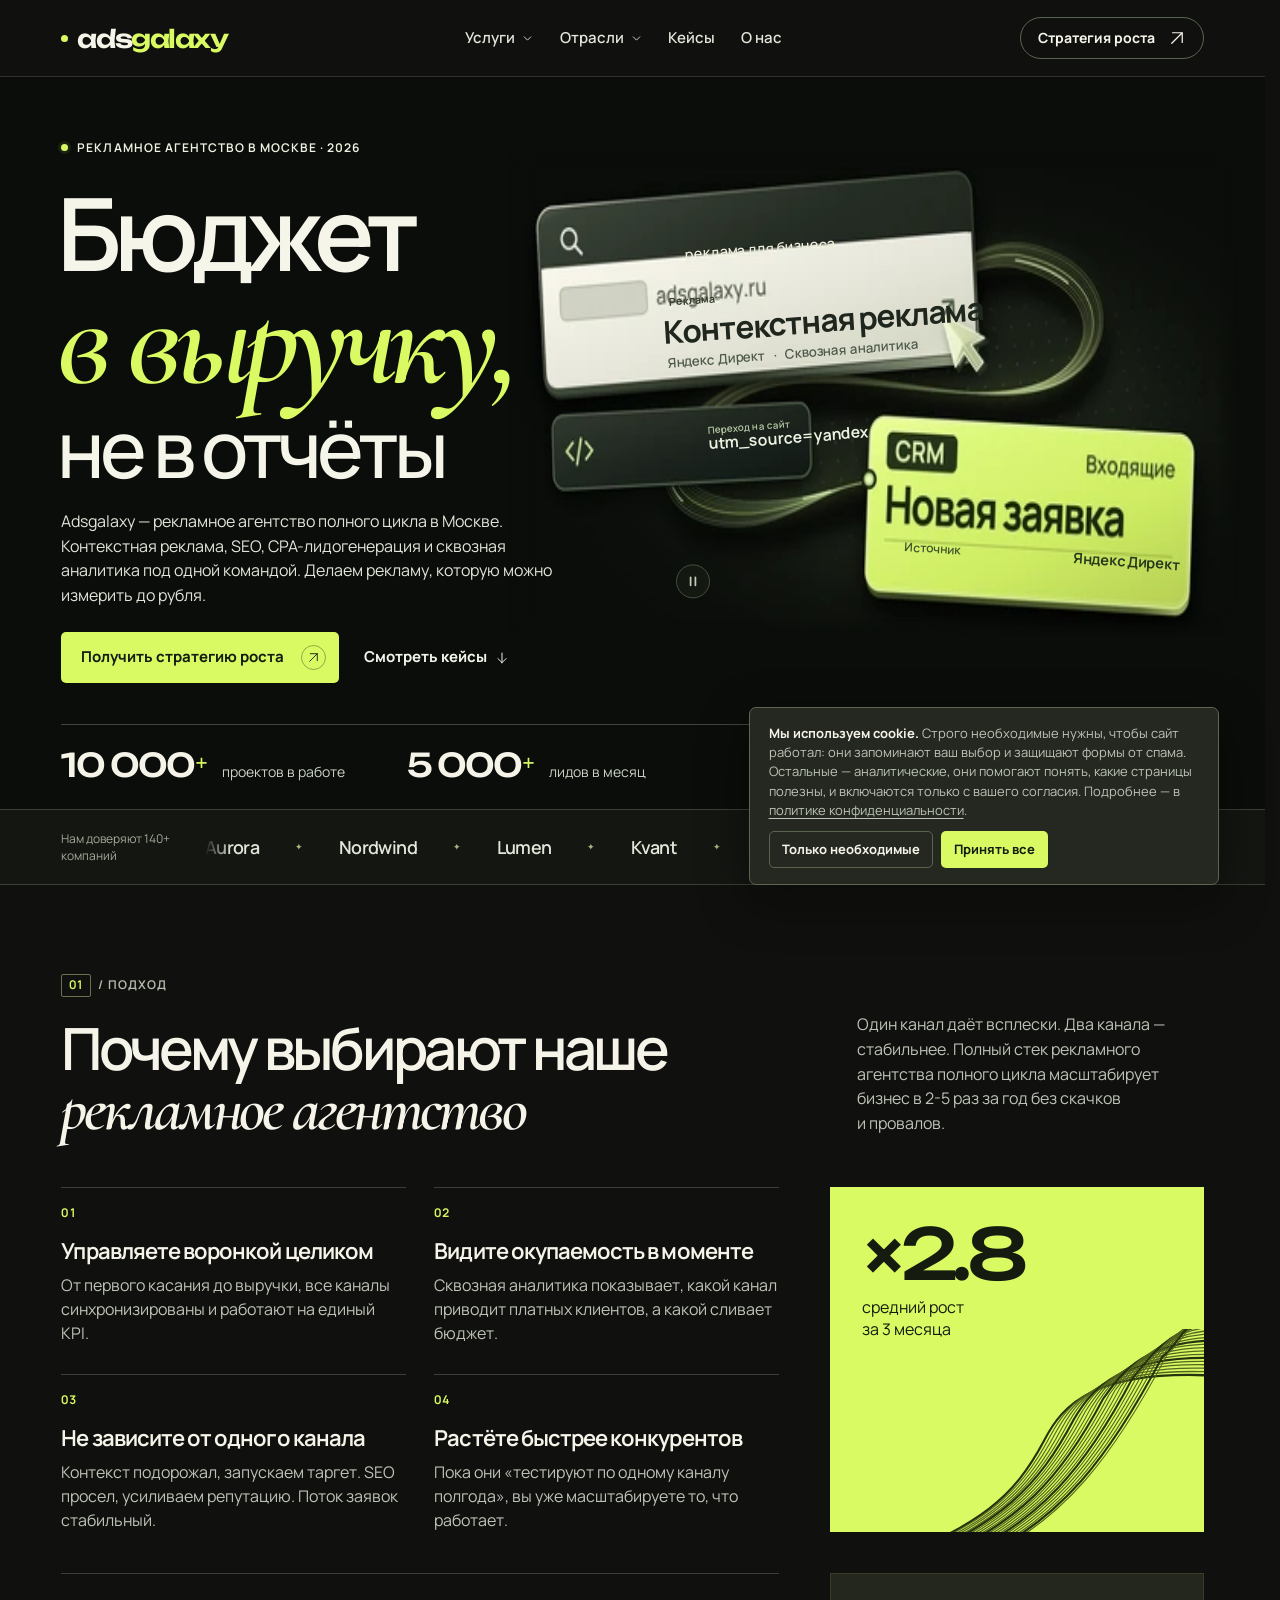
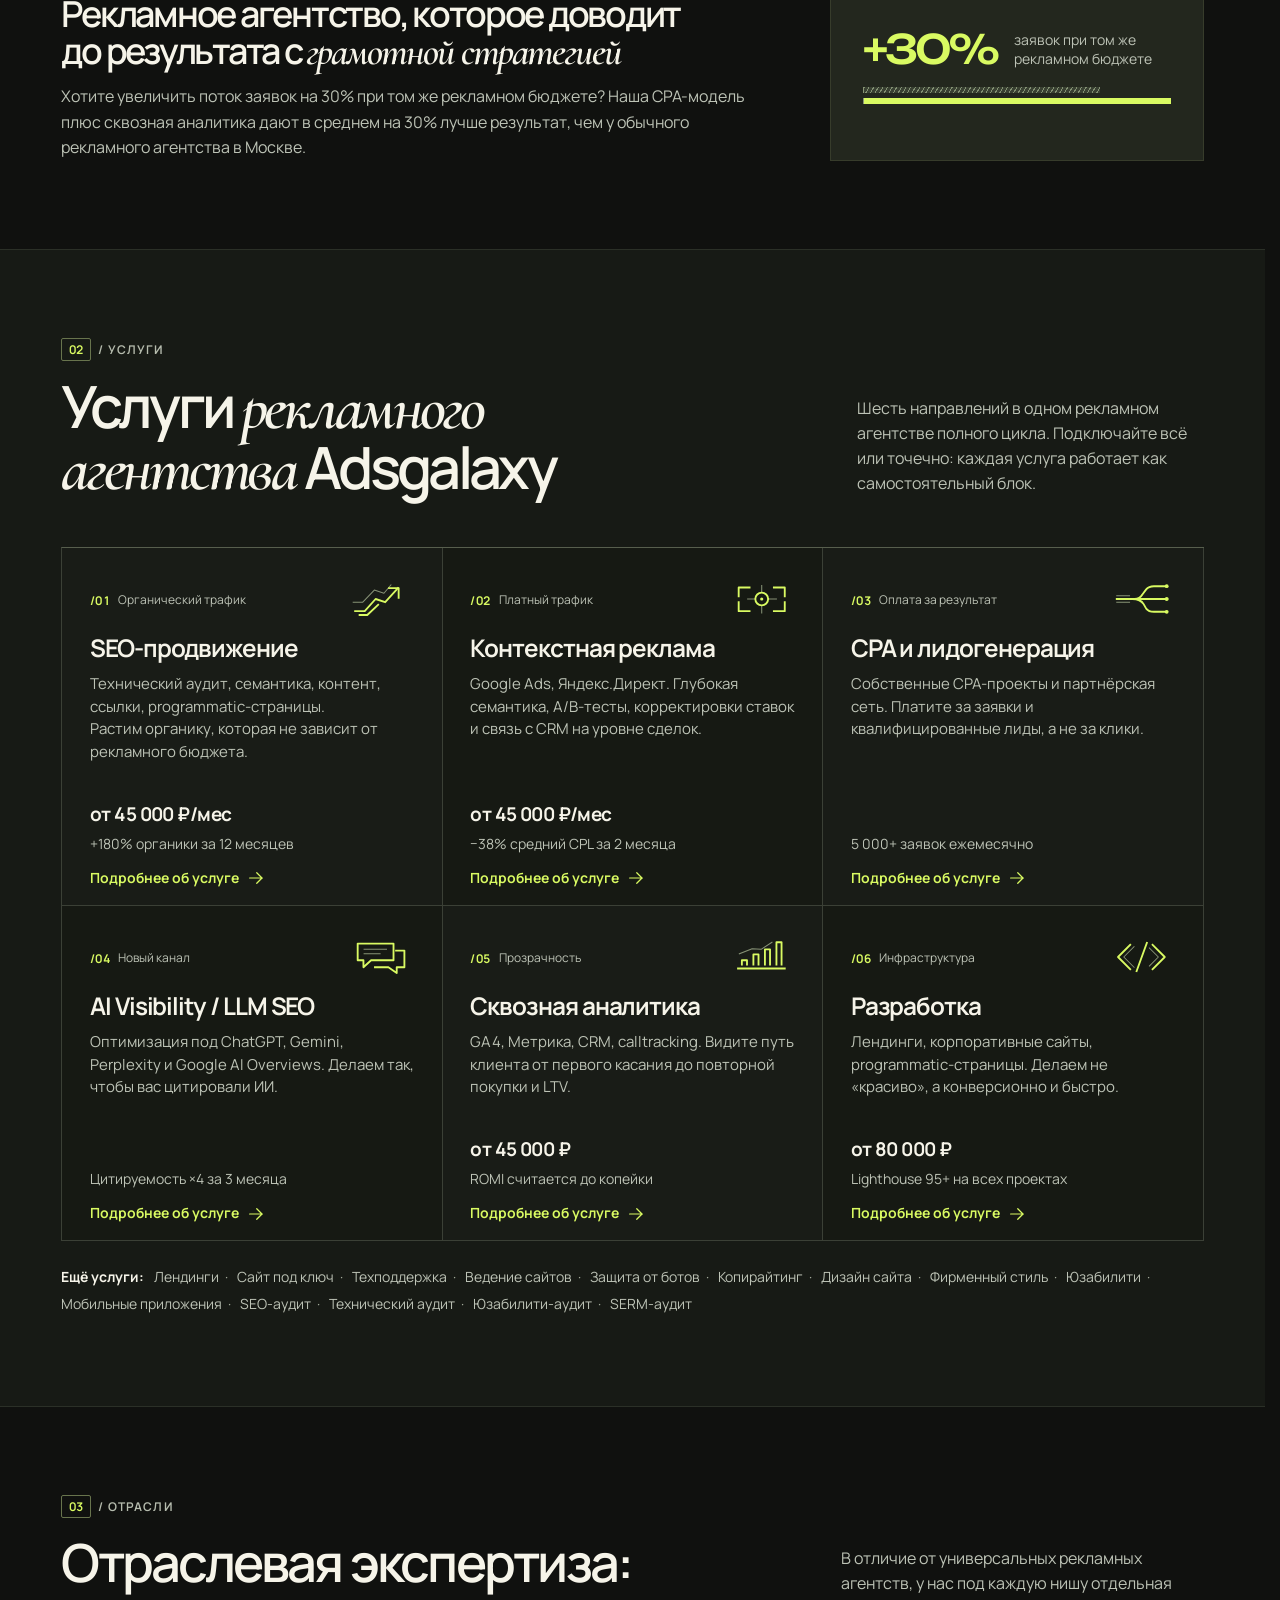
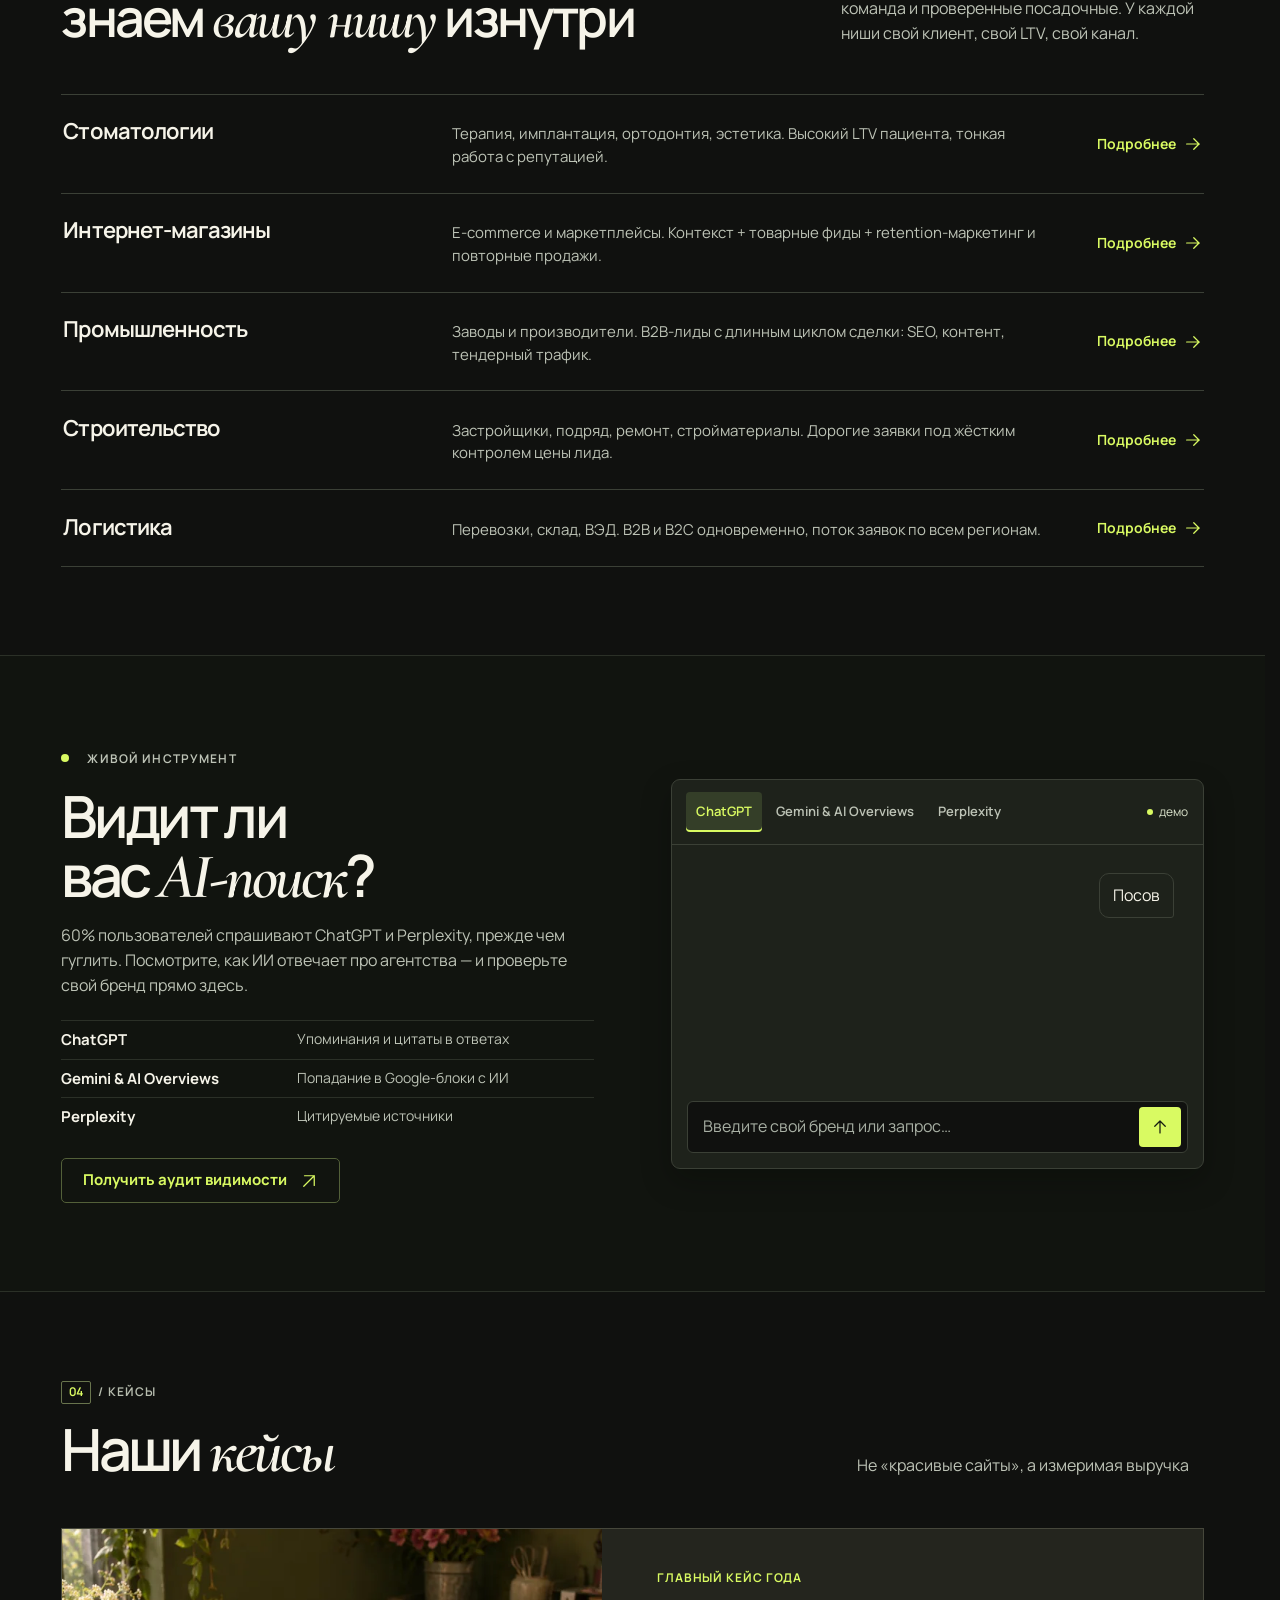
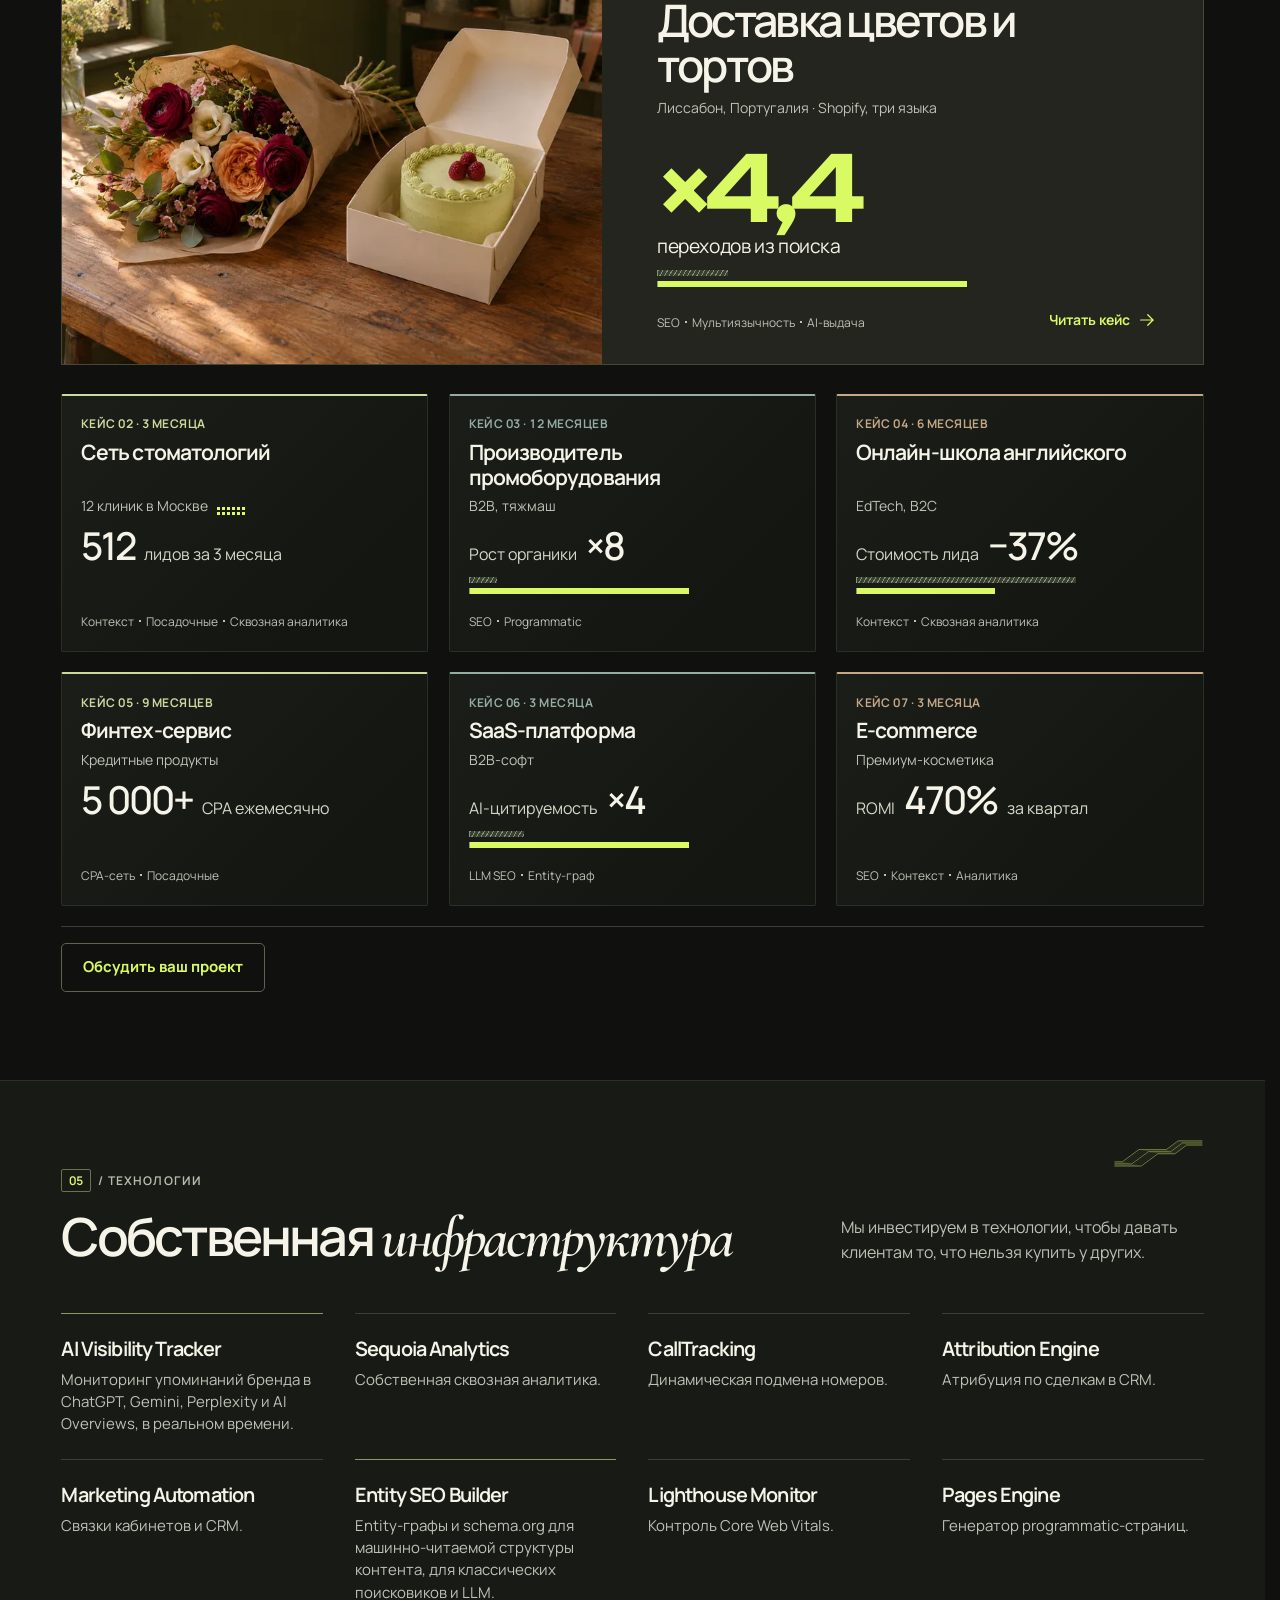
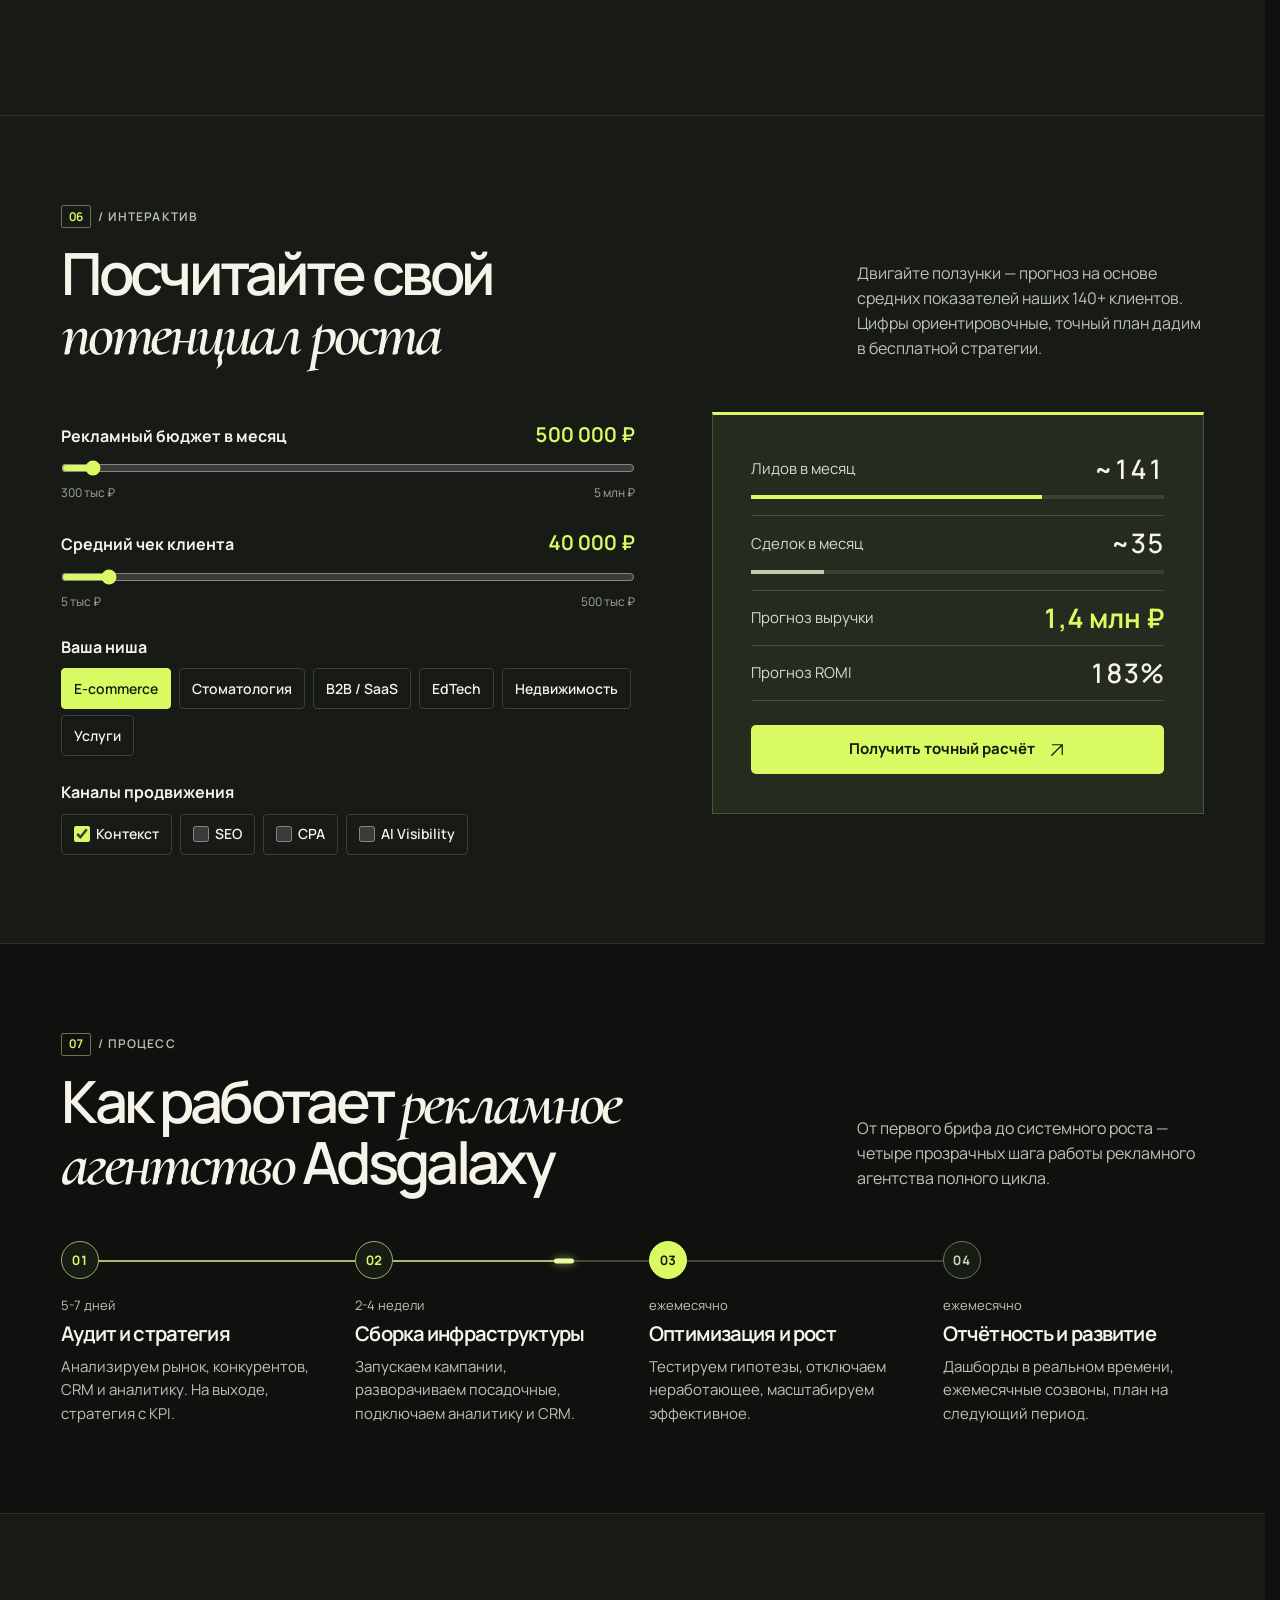
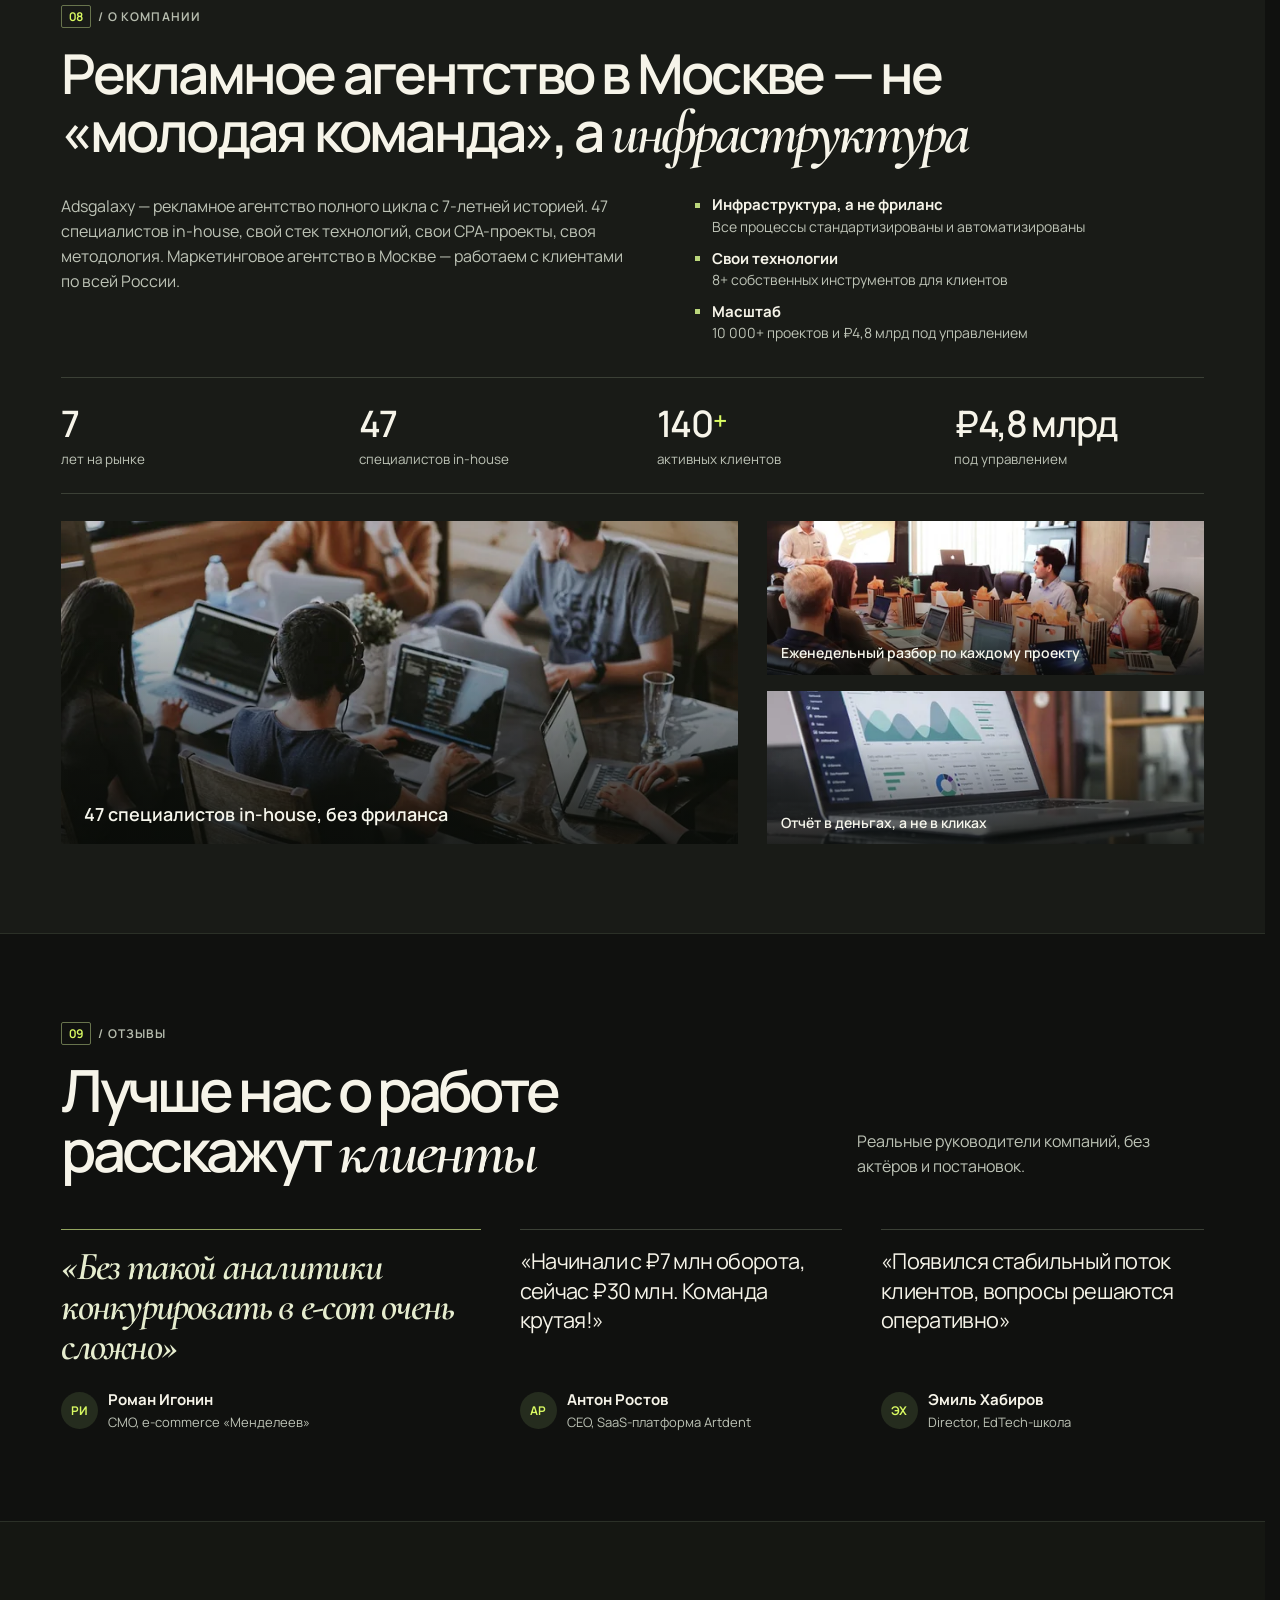
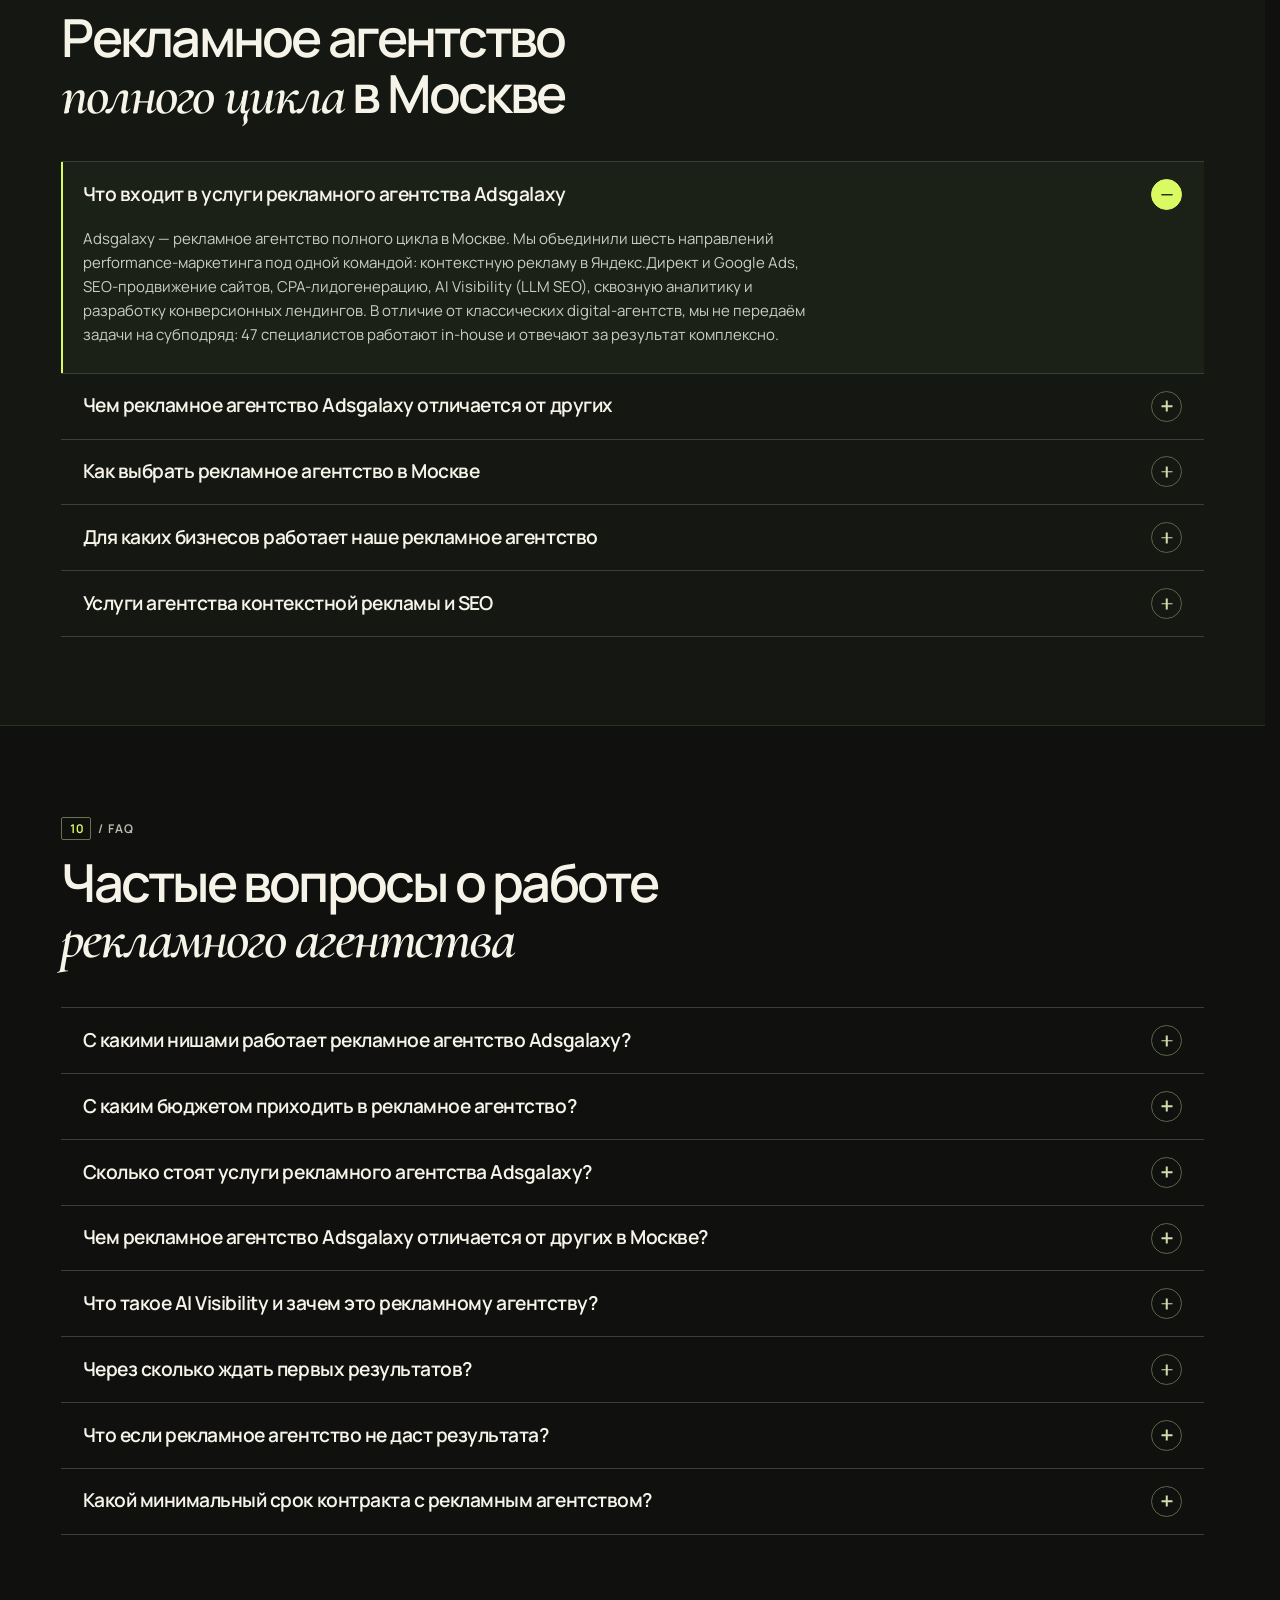
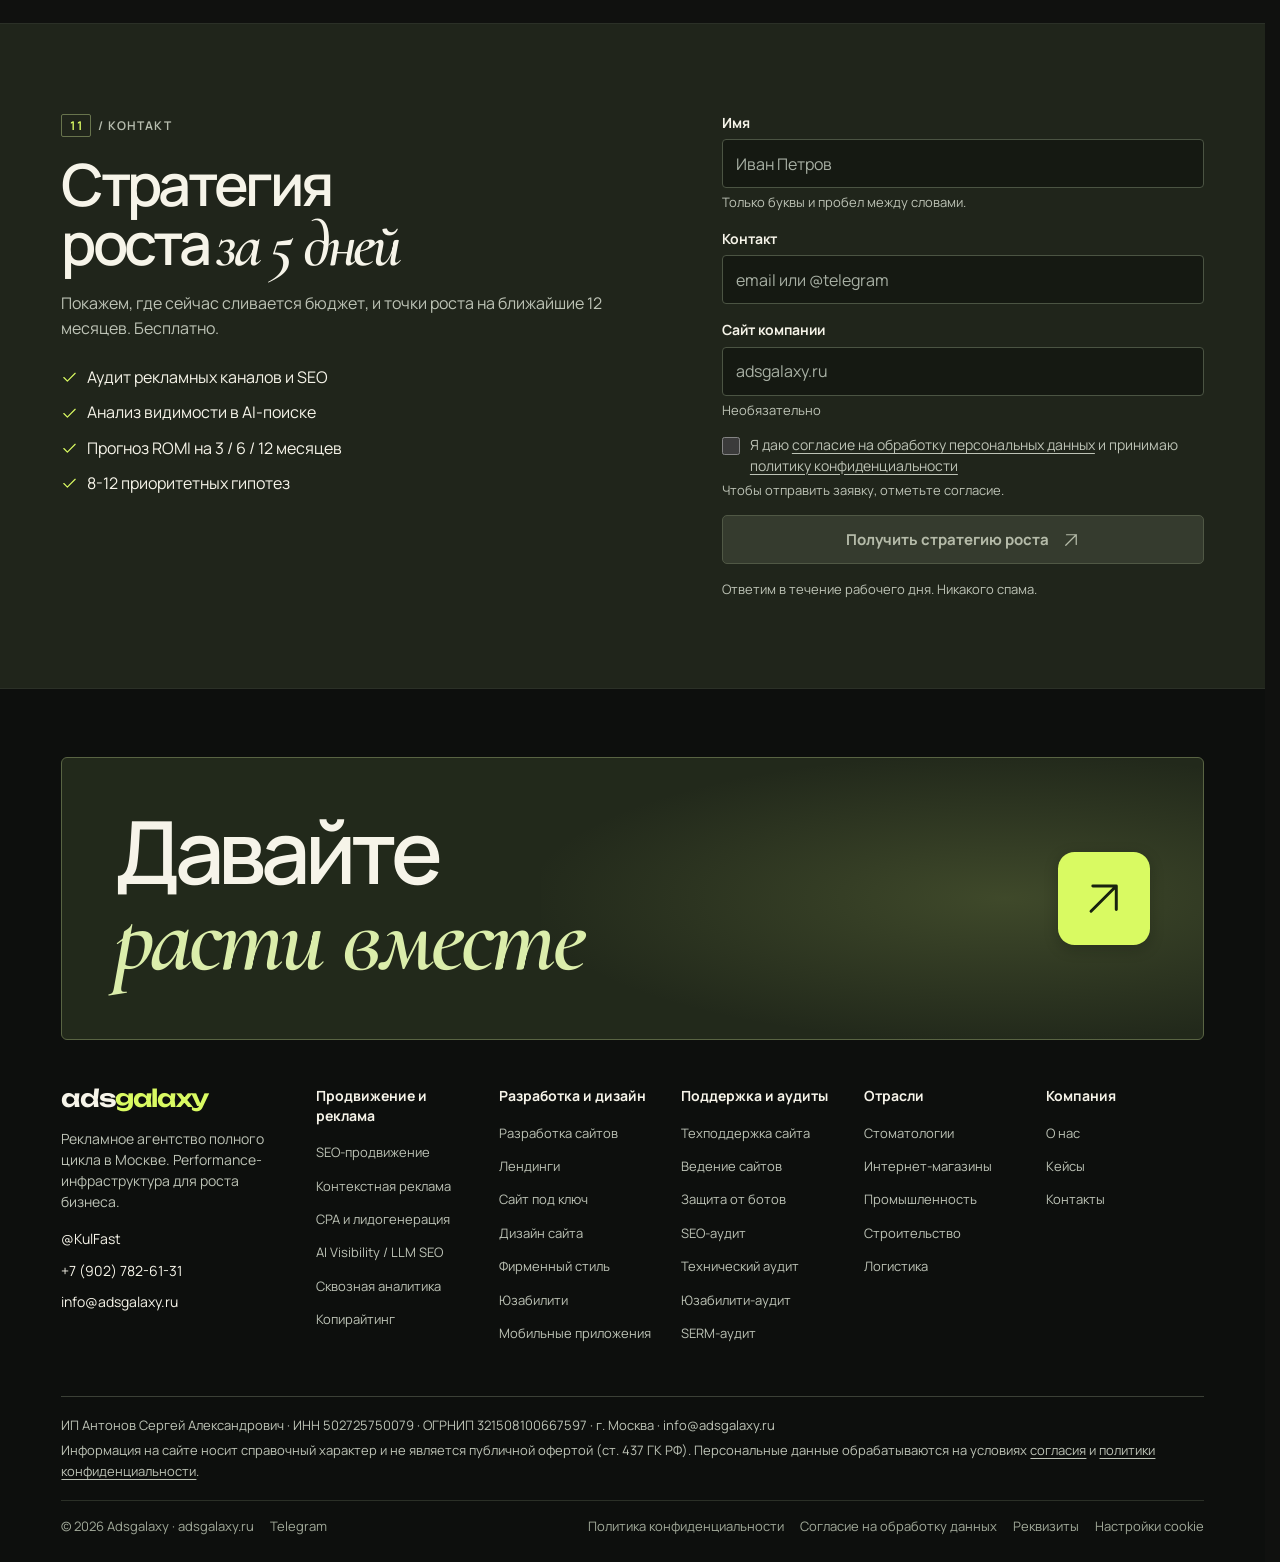
<file: index.html>
<!doctype html>
<html lang="ru">
 <head>
 <meta charset="utf-8">
 <meta name="viewport" content="width=device-width, initial-scale=1, viewport-fit=cover">
 <title>Рекламное агентство в Москве — Adsgalaxy: SEO, контекст, CPA</title>
 <meta name="description" content="Рекламное агентство Adsgalaxy в Москве: контекстная реклама, SEO-продвижение, CPA-лидогенерация, AI Visibility и сквозная аналитика под одной командой. 140+ клиентов, KPI в договоре. Бесплатная стратегия за 5 дней.">
 <meta name="robots" content="noindex,nofollow">
 <meta name="theme-color" content="#10110e">
 <meta name="color-scheme" content="dark">
 <meta property="og:title" content="Рекламное агентство в Москве — Adsgalaxy">
 <meta property="og:description" content="Рекламное агентство полного цикла: контекст, SEO, CPA, AI Visibility и аналитика. 140+ клиентов, KPI в договоре. Бесплатная стратегия за 5 дней.">
 <meta property="og:locale" content="en_US">
 <meta property="og:type" content="website">
 <link rel="icon" href="assets/favicon.svg?v=1ab9724d15" type="image/svg+xml">
 <link rel="preload" href="assets/manrope-cyrillic.woff2" as="font" type="font/woff2" crossorigin="anonymous">
 <link rel="stylesheet" href="assets/fonts.css?v=3953f8b4a1">
 <link rel="stylesheet" href="style.css?v=bfa8c78ce3">
 <script src="app.js?v=eaf429014c" defer>
 </script>
 <script src="forms.js?v=439b10ec33" defer>
 </script>
 <meta name="adsgalaxy-lead-endpoint" content="https://adsgalaxy.ru/wp-json/adsgalaxy/v1/lead">
 <meta name="adsgalaxy-thanks" content="https://adsgalaxy.ru/spasibo/">
 <meta name="adsgalaxy-consent-version" content="1.0">
<script src="hero-services.js?v=e2e752ffc5" defer></script>
<script src="graphics.js?v=817b73d2fc" defer></script></head>
<body id="top"><svg xmlns="http://www.w3.org/2000/svg" class="icon-set" aria-hidden="true" focusable="false"><defs><symbol id="i-ai" viewBox="0 0 24 24">
 <path d="m12 2 2.6 7.4L22 12l-7.4 2.6L12 22l-2.6-7.4L2 12l7.4-2.6Z"></path>
 </symbol>
 <symbol id="i-check" viewBox="0 0 24 24"><path d="m4 12 5 5L20 6"></path></symbol>
 <symbol id="i-chev" viewBox="0 0 24 24"><path d="m6 9 6 6 6-6"></path></symbol>
 <symbol id="i-close" viewBox="0 0 24 24"><path d="m5 5 14 14M19 5 5 19"></path></symbol>
 <symbol id="i-down" viewBox="0 0 24 24"><path d="M12 3.5v17M5 13l7 7 7-7"></path></symbol>
 <symbol id="i-ne" viewBox="0 0 24 24"><path d="M5 19 19 5M6 5h13v13"></path></symbol>
 <symbol id="i-plus" viewBox="0 0 24 24"><path d="M12 4v16M4 12h16"></path></symbol>
 <symbol id="i-right" viewBox="0 0 24 24"><path d="M3.5 12h17M13 5l7 7-7 7"></path></symbol>
 <symbol id="i-seo" viewBox="0 0 24 24">
 <circle cx="10.5" cy="10.5" r="6.5"></circle>
 <path d="m16 16 5 5M7 12l3-3 2 1 3-3"></path>
 </symbol>
 <symbol id="i-target" viewBox="0 0 24 24">
 <circle cx="12" cy="12" r="9"></circle>
 <circle cx="12" cy="12" r="5"></circle>
 <circle cx="12" cy="12" r="1"></circle>
 </symbol>
 <symbol id="i-up" viewBox="0 0 24 24"><path d="M12 20V4M5 11l7-7 7 7"></path></symbol>
 </defs></svg><a href="#main" class="visually-hidden">Перейти к основному содержимому</a>
<header class="header" data-header>
 <div class="header__inner">
 <a href="#top" class="header__logo wordmark" aria-label="AdsGalaxy, на главную">
 <span class="header__logo-dot" aria-hidden="true"></span>
 ads<em>galaxy</em>	</a>
 <nav class="header__nav" aria-label="Основная навигация">
 <div class="nav-drop" data-nav-drop>
 <button type="button" class="nav-drop__btn" aria-expanded="false" aria-controls="menu-panel-1">
 Услуги				<svg class="icon" aria-hidden="true" focusable="false" viewBox="0 0 24 24"><use href="#i-chev"></use></svg>
 </button>
 <div class="mega" aria-label="Услуги" id="menu-panel-1" hidden="">
 <div class="mega__inner">
 <div class="mega__grid">
 <div class="mega__col"><div class="mega__head">Продвижение</div><a href="https://adsgalaxy.ru/seo-prodvizhenie/">SEO-продвижение</a><a href="https://adsgalaxy.ru/ai-seo/">AI Visibility / LLM SEO</a><a href="https://adsgalaxy.ru/kopirajting/">Копирайтинг</a></div><div class="mega__col"><div class="mega__head">Реклама</div><a href="https://adsgalaxy.ru/kontekstnaya-reklama/">Контекстная реклама</a><a href="https://adsgalaxy.ru/lidogeneraciya/">CPA и лидогенерация</a></div><div class="mega__col"><div class="mega__head">Разработка</div><a href="https://adsgalaxy.ru/razrabotka-saitov/">Разработка сайтов</a><a href="https://adsgalaxy.ru/razrabotka-landingov/">Лендинги</a><a href="https://adsgalaxy.ru/sait-pod-klyuch/">Сайт под ключ</a></div><div class="mega__col"><div class="mega__head">Дизайн</div><a href="https://adsgalaxy.ru/dizajn-saita/">Дизайн сайта</a><a href="https://adsgalaxy.ru/firmennyj-stil/">Фирменный стиль</a><a href="https://adsgalaxy.ru/yuzabiliti/">Юзабилити</a><a href="https://adsgalaxy.ru/dizajn-mobilnyh-prilozhenij/">Мобильные приложения</a></div><div class="mega__col"><div class="mega__head">Поддержка</div><a href="https://adsgalaxy.ru/podderzhka-saitov/">Техподдержка сайта</a><a href="https://adsgalaxy.ru/vedenie-saitov/">Ведение сайтов</a><a href="https://adsgalaxy.ru/zashchita-ot-botov/">Защита от ботов</a></div><div class="mega__col"><div class="mega__head">Аналитика и аудиты</div><a href="https://adsgalaxy.ru/skvoznaya-analitika/">Сквозная аналитика</a><a href="https://adsgalaxy.ru/seo-audit/">SEO-аудит</a><a href="https://adsgalaxy.ru/tehnicheskij-audit/">Технический аудит</a><a href="https://adsgalaxy.ru/yuzabiliti-audit/">Юзабилити-аудит</a><a href="https://adsgalaxy.ru/serm-audit/">SERM-аудит</a></div>					</div>
 <div class="mega__foot">
 <span class="mega__foot-text"><b>Не знаете, что нужно?</b> Ответьте на 5 вопросов — подберём связку услуг под задачу</span>
 <a href="#contact" class="btn btn--accent btn--sm" data-popup-open aria-haspopup="dialog" aria-controls="cta-modal">
 Подобрать услуги			</a>
 </div>
 </div>
 </div>
 </div>
 <div class="nav-drop" data-nav-drop>
 <button type="button" class="nav-drop__btn" aria-expanded="false" aria-controls="menu-panel-2">
 Отрасли				<svg class="icon" aria-hidden="true" focusable="false" viewBox="0 0 24 24"><use href="#i-chev"></use></svg>
 </button>
 <div class="mega mega--sm" aria-label="Отрасли" id="menu-panel-2" hidden="">
 <div class="mega__inner">
 <div class="mega__grid">
 <a href="https://adsgalaxy.ru/prodvizhenie-stomatologii/" class="mega__ind"><span class="mega__ind-name">Стоматологии</span><span class="mega__ind-desc">Первичные пациенты, загрузка кресел</span></a><a href="https://adsgalaxy.ru/prodvizhenie-internet-magazinov/" class="mega__ind"><span class="mega__ind-name">Интернет-магазины</span><span class="mega__ind-desc">Трафик, конверсия, повторные продажи</span></a><a href="https://adsgalaxy.ru/prodvizhenie-promyshlennyh-kompanij/" class="mega__ind"><span class="mega__ind-name">Промышленность</span><span class="mega__ind-desc">B2B-лиды с длинным циклом сделки</span></a><a href="https://adsgalaxy.ru/prodvizhenie-stroitelnyh-kompanij/" class="mega__ind"><span class="mega__ind-name">Строительство</span><span class="mega__ind-desc">Дорогие заявки под контролем</span></a><a href="https://adsgalaxy.ru/prodvizhenie-logisticheskih-kompanij/" class="mega__ind"><span class="mega__ind-name">Логистика</span><span class="mega__ind-desc">Поток заявок по всем регионам</span></a>					</div>
 </div>
 </div>
 </div>
 <a href="#cases">Кейсы</a><a href="#about">О нас</a>		</nav>
 <div class="header__right">
 <a href="#contact" class="btn btn--accent btn--sm" data-popup-open aria-haspopup="dialog" aria-controls="cta-modal">
 Стратегия роста					<svg class="icon" aria-hidden="true" focusable="false" viewBox="0 0 24 24"><use href="#i-ne"></use></svg>
 </a>
 <button type="button" class="burger" data-burger aria-label="Открыть меню" aria-expanded="false" aria-controls="mobile-menu">
 <span></span><span></span>
 </button>
 </div>
 </div>
<div class="reading-rule" aria-hidden="true"></div></header>
<dialog class="mmenu" id="mobile-menu" data-mmenu aria-label="Мобильная навигация">
 <aside class="mmenu__panel">
 <div class="mmenu__head">
 <span class="mmenu__logo wordmark">ads<em>galaxy</em></span>
 <button type="button" class="mmenu__close" data-mmenu-close aria-label="Закрыть меню">
 <svg class="icon" aria-hidden="true" focusable="false" viewBox="0 0 24 24"><use href="#i-close"></use></svg>
 </button>
 </div>
 <nav class="mmenu__nav" aria-label="Мобильная основная навигация">
 <details class="mmenu__group">
 <summary>Услуги <svg class="icon" aria-hidden="true" focusable="false" viewBox="0 0 24 24"><use href="#i-chev"></use></svg></summary>
 <div class="mmenu__sub">
 <span class="mmenu__sub-head">Продвижение</span><a href="https://adsgalaxy.ru/seo-prodvizhenie/">SEO-продвижение</a><a href="https://adsgalaxy.ru/ai-seo/">AI Visibility / LLM SEO</a><a href="https://adsgalaxy.ru/kopirajting/">Копирайтинг</a><span class="mmenu__sub-head">Реклама</span><a href="https://adsgalaxy.ru/kontekstnaya-reklama/">Контекстная реклама</a><a href="https://adsgalaxy.ru/lidogeneraciya/">CPA и лидогенерация</a><span class="mmenu__sub-head">Разработка</span><a href="https://adsgalaxy.ru/razrabotka-saitov/">Разработка сайтов</a><a href="https://adsgalaxy.ru/razrabotka-landingov/">Лендинги</a><a href="https://adsgalaxy.ru/sait-pod-klyuch/">Сайт под ключ</a><span class="mmenu__sub-head">Дизайн</span><a href="https://adsgalaxy.ru/dizajn-saita/">Дизайн сайта</a><a href="https://adsgalaxy.ru/firmennyj-stil/">Фирменный стиль</a><a href="https://adsgalaxy.ru/yuzabiliti/">Юзабилити</a><a href="https://adsgalaxy.ru/dizajn-mobilnyh-prilozhenij/">Мобильные приложения</a><span class="mmenu__sub-head">Поддержка</span><a href="https://adsgalaxy.ru/podderzhka-saitov/">Техподдержка сайта</a><a href="https://adsgalaxy.ru/vedenie-saitov/">Ведение сайтов</a><a href="https://adsgalaxy.ru/zashchita-ot-botov/">Защита от ботов</a><span class="mmenu__sub-head">Аналитика и аудиты</span><a href="https://adsgalaxy.ru/skvoznaya-analitika/">Сквозная аналитика</a><a href="https://adsgalaxy.ru/seo-audit/">SEO-аудит</a><a href="https://adsgalaxy.ru/tehnicheskij-audit/">Технический аудит</a><a href="https://adsgalaxy.ru/yuzabiliti-audit/">Юзабилити-аудит</a><a href="https://adsgalaxy.ru/serm-audit/">SERM-аудит</a>			</div>
 </details>
 <details class="mmenu__group">
 <summary>Отрасли <svg class="icon" aria-hidden="true" focusable="false" viewBox="0 0 24 24"><use href="#i-chev"></use></svg></summary>
 <div class="mmenu__sub">
 <a href="https://adsgalaxy.ru/prodvizhenie-stomatologii/">Стоматологии</a><a href="https://adsgalaxy.ru/prodvizhenie-internet-magazinov/">Интернет-магазины</a><a href="https://adsgalaxy.ru/prodvizhenie-promyshlennyh-kompanij/">Промышленность</a><a href="https://adsgalaxy.ru/prodvizhenie-stroitelnyh-kompanij/">Строительство</a><a href="https://adsgalaxy.ru/prodvizhenie-logisticheskih-kompanij/">Логистика</a>			</div>
 </details>
 <a href="#cases" data-mmenu-link>Кейсы</a><a href="#about" data-mmenu-link>О нас</a>		</nav>
 <a href="#contact" class="btn btn--accent mmenu__cta" data-mmenu-link>
 Получить стратегию роста			</a>
 <div class="mmenu__contacts">
 <a href="tel:+79027826131">
 +7 (902) 782-61-31				</a>
 <a href="https://t.me/KulFast" target="_blank" rel="noopener">
 @KulFast				</a>
 </div>
 </aside>
</dialog>
<main id="main">
<section class="hero" id="intro" aria-labelledby="intro-title" data-layout="cover">

 <div class="container hero__inner">
 <div class="hero__top">
 <span class="hero__eyebrow">
 <span class="pulse-dot" aria-hidden="true"></span>
 Рекламное агентство в Москве · 2026				</span>
 <h1 class="hero__title" id="intro-title">
 <span class="hero__line"><span>Бюджет</span></span>
 <span class="hero__line"><span>в выручку,</span></span>
 <span class="hero__line hero__line--accent"><span>не в отчёты</span></span>
 </h1>
 <div class="campaign-art" data-service-cycle>
 <div class="campaign-art__frame">
 <picture>
 <source media="(max-width: 700px)" width="800" height="400" srcset="assets/attribution-base-mobile-480.webp 480w, assets/attribution-base-mobile-800.webp 800w, assets/attribution-base-mobile-1200.webp 1200w" sizes="(max-width: 510px) 91vw, 457px">
 <img src="assets/attribution-base-1024.webp" width="1536" height="1024" alt="Шесть услуг AdsGalaxy. На обложке показано, как обращение клиента попадает в CRM." fetchpriority="high" decoding="async" srcset="assets/attribution-base-640.webp 640w, assets/attribution-base-1024.webp 1024w, assets/attribution-base-1536.webp 1536w" sizes="(max-width: 1030px) 56vw, (max-width: 1640px) 59vw, 980px">
 </picture>
<svg xmlns="http://www.w3.org/2000/svg" class="attribution-copy attribution-copy--desktop" viewBox="0 0 1200 800" preserveAspectRatio="none" aria-hidden="true" focusable="false" font-family="Manrope, sans-serif" style="font-kerning:none;font-variant-ligatures:none;font-synthesis:none">
  <g transform="matrix(.991 -.075 .062 .99 221 143)">
    <text data-service-field="query" data-max-width="535" x="68" y="42" text-anchor="start" font-size="24" font-weight="550" letter-spacing="-0.2" fill="#edeedc" xml:space="preserve" style="white-space:pre">реклама для бизнеса</text>
    <text data-service-field="badge" data-max-width="75" x="37" y="116" text-anchor="start" font-size="18" font-weight="700" letter-spacing="-0.32" fill="#364031" xml:space="preserve" style="white-space:pre">Реклама</text>
    <text data-service-field="title" data-max-width="540" x="25" y="179" text-anchor="start" font-size="52" font-weight="710" letter-spacing="-1.9" fill="#1f261d" xml:space="preserve" style="white-space:pre">Контекстная реклама</text>
    <text data-service-field="detail" data-max-width="534" x="28" y="218" text-anchor="start" font-size="22" font-weight="570" letter-spacing="-0.2" fill="#4d594a" xml:space="preserve" style="white-space:pre">Яндекс Директ   ·   Сквозная аналитика</text>
  </g>
  <g transform="matrix(.997 -.077 .07 .997 249 445)">
    <text data-service-field="step" data-max-width="270" x="78" y="26" text-anchor="start" font-size="16" font-weight="600" letter-spacing="0.1" fill="#b6c8a4" xml:space="preserve" style="white-space:pre">Переход на сайт</text>
    <text data-service-field="signal" data-max-width="273" x="77" y="52" text-anchor="start" font-size="26" font-weight="650" letter-spacing="-0.1" fill="#ecf3e1" xml:space="preserve" style="white-space:pre">utm_source=yandex</text>
  </g>
  <g transform="matrix(.996 .067 -.054 .995 636 479)">
    <text data-service-field="sourceLabel" data-max-width="158" x="24" y="178" text-anchor="start" font-size="20" font-weight="600" letter-spacing="0" fill="#42552b" xml:space="preserve" style="white-space:pre">Источник</text>
    <text data-service-field="source" data-max-width="279" x="478" y="179" text-anchor="end" font-size="24" font-weight="665" letter-spacing="-0.4" fill="#27391c" xml:space="preserve" style="white-space:pre">Яндекс Директ</text>
  </g>
</svg>
<svg xmlns="http://www.w3.org/2000/svg" class="attribution-copy attribution-copy--mobile" viewBox="0 0 800 400" preserveAspectRatio="none" aria-hidden="true" focusable="false" font-family="Manrope, sans-serif" style="font-kerning:none;font-variant-ligatures:none;font-synthesis:none">
  <g transform="matrix(.997 -.065 .065 .997 30 47)">
    <text data-service-field="query" data-max-width="392" x="57" y="35" text-anchor="start" font-size="24" font-weight="550" letter-spacing="-0.2" fill="#efefe3" xml:space="preserve" style="white-space:pre">реклама для бизнеса</text>
    <text data-service-field="badge" data-max-width="78" x="32" y="88" text-anchor="start" font-size="19" font-weight="700" letter-spacing="-0.5" fill="#313b2d" xml:space="preserve" style="white-space:pre">Реклама</text>
    <text data-service-field="title" data-max-width="403" x="22" y="132" text-anchor="start" font-size="38" font-weight="710" letter-spacing="-1.25" fill="#20271f" xml:space="preserve" style="white-space:pre">Контекстная реклама</text>
  </g>
  <g transform="matrix(.999 -.04 .04 .999 48 218)">
    <text data-service-field="step" data-max-width="213" x="55" y="23" text-anchor="start" font-size="18" font-weight="600" letter-spacing="-0.15" fill="#bfcea9" xml:space="preserve" style="white-space:pre">Переход на сайт</text>
    <text data-service-field="signal" data-max-width="216" x="54" y="48" text-anchor="start" font-size="21" font-weight="650" letter-spacing="-0.2" fill="#ecf3e1" xml:space="preserve" style="white-space:pre">utm_source=yandex</text>
  </g>
  <g transform="matrix(.999 .045 -.045 .999 397 218)">
    <text data-service-field="sourceLabel" data-max-width="104" x="18" y="128" text-anchor="start" font-size="17" font-weight="600" letter-spacing="0" fill="#43572c" xml:space="preserve" style="white-space:pre">Источник</text>
    <text data-service-field="source" data-max-width="203" x="336" y="128" text-anchor="end" font-size="20" font-weight="680" letter-spacing="-0.4" fill="#26391e" xml:space="preserve" style="white-space:pre">Яндекс Директ</text>
  </g>
</svg>
<svg class="attribution-route attribution-route--desktop" aria-hidden="true" focusable="false" viewBox="0 0 1200 800" preserveAspectRatio="none">
  <defs>
    <mask id="ad-route-mask-lg" maskUnits="userSpaceOnUse" x="0" y="0" width="1200" height="800" style="mask-type:luminance">
      <rect width="1200" height="800" fill="white"/>
      <g fill="black">
        <rect width="644" height="254" rx="18" transform="matrix(.991 -.075 .062 .99 221 143)"/>
        <rect width="365" height="69" rx="12" transform="matrix(.997 -.077 .07 .997 249 445)"/>
        <rect width="504" height="208" rx="16" transform="matrix(.996 .067 -.054 .995 636 479)"/>
        <path stroke="black" stroke-width="6" stroke-linejoin="round" d="M0 0 13 76 32 58 51 87 65 77 46 49 73 44Z" transform="translate(813 264) scale(.94) rotate(-9)"/>
      </g>
    </mask>
  </defs>
  <g mask="url(#ad-route-mask-lg)">
    <path class="attribution-route__signal" pathLength="100" fill="none" stroke="#eeffb6" stroke-width="3.4" stroke-linecap="round" stroke-dasharray="1.75 112" d="M773 298 C810 302 904 251 964 283 C1033 320 1010 398 917 425 C779 464 588 423 474 474 C345 532 419 629 543 599 C587 589 607 551 661 550"/>
  </g>
</svg>
<svg class="attribution-route attribution-route--mobile" aria-hidden="true" focusable="false" viewBox="0 0 800 400" preserveAspectRatio="none">
  <defs>
    <mask id="ad-route-mask-sm" maskUnits="userSpaceOnUse" x="0" y="0" width="800" height="400" style="mask-type:luminance">
      <rect width="800" height="400" fill="white"/>
      <g fill="black">
        <rect width="478" height="159" rx="18" transform="matrix(.997 -.065 .065 .997 30 47)"/>
        <rect width="282" height="64" rx="12" transform="matrix(.999 -.04 .04 .999 48 218)"/>
        <rect width="355" height="150" rx="16" transform="matrix(.999 .045 -.045 .999 397 218)"/>
        <path stroke="black" stroke-width="6" stroke-linejoin="round" d="M0 0 13 76 32 58 51 87 65 77 46 49 73 44Z" transform="translate(475 135) scale(.59) rotate(-9)"/>
      </g>
    </mask>
  </defs>
  <g mask="url(#ad-route-mask-sm)">
    <path class="attribution-route__signal" pathLength="100" fill="none" stroke="#eeffb6" stroke-width="2.8" stroke-linecap="round" stroke-dasharray="1.75 112" d="M397 138 C424 144 498 75 565 87 C662 103 661 173 587 193 C493 218 323 160 240 203 C142 253 179 303 270 298 C333 292 352 275 406 271"/>
  </g>
</svg>
 <button class="campaign-art__pause" type="button" aria-label="Приостановить смену услуг" hidden>
   <svg aria-hidden="true" focusable="false" viewBox="0 0 20 20" width="16" height="16">
     <path class="campaign-art__pause-icon" d="M7 5v10m6-10v10" fill="none" stroke="currentColor" stroke-width="2.2" stroke-linecap="round" />
     <path class="campaign-art__play-icon" d="M6 3.8 15.3 10 6 16.2Z" fill="currentColor" />
   </svg>
 </button>
 </div>
 </div>
 <div class="hero__bottom">
 <p class="hero__lead">Adsgalaxy — рекламное агентство полного цикла в Москве. Контекстная реклама, SEO, CPA-лидогенерация и сквозная аналитика под одной командой. Делаем рекламу, которую можно измерить до рубля.</p>
 <div class="hero__actions">
 <a class="btn btn--accent btn--lg" href="#contact" data-popup-open aria-haspopup="dialog" aria-controls="cta-modal">
 Получить стратегию роста							<svg class="icon" aria-hidden="true" focusable="false" viewBox="0 0 24 24"><use href="#i-ne"></use></svg>
 </a>
 <a class="btn btn--ghost btn--lg" href="#cases">
 Смотреть кейсы						<svg class="icon" aria-hidden="true" focusable="false" viewBox="0 0 24 24"><use href="#i-down"></use></svg></a>
 </div>
 </div>
 </div>
 <div class="hero__metrics">
 <div class="hero__metric" data-kpi="1">
 <div class="hero__metric-value">
 <span data-counter="10000" data-suffix="+">10 000<span class="number-suffix">+</span></span>
 </div>
 <div class="hero__metric-label">проектов <span class="keep-words">в работе</span></div>
 </div>
 <div class="hero__metric" data-kpi="2">
 <div class="hero__metric-value hero__metric-value--accent">
 <span data-counter="5000" data-suffix="+">5 000<span class="number-suffix">+</span></span>
 </div>
 <div class="hero__metric-label">лидов <span class="keep-words">в месяц</span></div>
 </div>
 <div class="hero__metric" data-kpi="3">
 <div class="hero__metric-value">
 <span data-counter="20" data-suffix="+">20<span class="number-suffix">+</span></span>
 </div>
 <div class="hero__metric-label"><span class="keep-words">CPA-проектов</span></div>
 </div>
 <div class="hero__metric hero__metric--scroll">
 <a class="hero__scroll-hint" href="#clients">
 <svg class="icon" aria-hidden="true" focusable="false" viewBox="0 0 24 24"><use href="#i-down"></use></svg>
 скролл
 </a>
 </div>
 </div>
 </div>
</section>
<section class="clients" aria-label="Нам доверяют 140+ компаний" id="clients">
 <p class="clients__title">Нам доверяют 140+ компаний</p>
 <div class="marquee" data-marquee>
 <div class="marquee__track" id="client-ribbon">
 <div class="marquee__set"><span class="client-name"><span class="marquee__item">Aurora</span><span class="marquee__sep">✦</span>
 </span><span class="client-name"><span class="marquee__item">Nordwind</span><span class="marquee__sep">✦</span>
 </span><span class="client-name"><span class="marquee__item">Lumen</span><span class="marquee__sep">✦</span>
 </span><span class="client-name"><span class="marquee__item">Kvant</span><span class="marquee__sep">✦</span>
 </span><span class="client-name"><span class="marquee__item">Pixelpath</span><span class="marquee__sep">✦</span>
 </span><span class="client-name"><span class="marquee__item">Helios</span><span class="marquee__sep">✦</span>
 </span><span class="client-name"><span class="marquee__item">Arcadia</span><span class="marquee__sep">✦</span>
 </span><span class="client-name"><span class="marquee__item">Forma</span><span class="marquee__sep">✦</span>
 </span><span class="client-name"><span class="marquee__item">Reverb</span><span class="marquee__sep">✦</span>
 </span><span class="client-name"><span class="marquee__item">Sigma</span><span class="marquee__sep">✦</span>
 </span></div></div>
 </div>
<button class="marquee__pause" type="button" aria-label="Приостановить бегущую строку" aria-controls="client-ribbon" aria-pressed="false" hidden=""><i aria-hidden="true"></i></button></section>
<section class="section" id="approach" aria-labelledby="approach-title">
 <div class="container">
 <div class="section-head" data-reveal="heading">
 <span class="section-head__index"><span class="section-no">01</span> / Подход</span>
 <h2 class="section-head__title" id="approach-title">Почему выбирают наше <em>рекламное агентство</em></h2>
 <p class="section-head__lead">Один канал даёт всплески. Два канала — стабильнее. Полный стек рекламного агентства полного цикла масштабирует бизнес в 2-5 раз за год без скачков и провалов.</p>
 </div>
 <div class="why">
 <div class="why__list">
 <div class="why__item">
 <span class="why__num">01</span>
 <div class="why__ico"></div>
 <div class="why__body">
 <h3>Управляете воронкой целиком</h3>
 <p>От первого касания до выручки, все каналы синхронизированы и работают на единый KPI.</p>
 </div>
 </div>
 <div class="why__item">
 <span class="why__num">02</span>
 <div class="why__ico"></div>
 <div class="why__body">
 <h3>Видите окупаемость в моменте</h3>
 <p>Сквозная аналитика показывает, какой канал приводит платных клиентов, а какой сливает бюджет.</p>
 </div>
 </div>
 <div class="why__item">
 <span class="why__num">03</span>
 <div class="why__ico"></div>
 <div class="why__body">
 <h3>Не зависите от одного канала</h3>
 <p>Контекст подорожал, запускаем таргет. SEO просел, усиливаем репутацию. Поток заявок стабильный.</p>
 </div>
 </div>
 <div class="why__item">
 <span class="why__num">04</span>
 <div class="why__ico"></div>
 <div class="why__body">
 <h3>Растёте быстрее конкурентов</h3>
 <p>Пока они «тестируют по одному каналу полгода», вы уже масштабируете то, что работает.</p>
 </div>
 </div>
 </div>
 <aside class="why__aside">
 <div class="why__stat">
 <div class="why__stat-num">×2.8</div>
 <div class="why__stat-lbl">средний рост<br>за 3 месяца</div>
 </div>
 <canvas class="press-lines" data-art="press" aria-hidden="true" width="400" height="220"></canvas></aside>
 </div>
 </div>
</section>
<section class="section section--tight" id="strategy" aria-labelledby="strategy-title">
 <div class="container">
 <div class="compare">
 <div class="compare__text">
 <h2 id="strategy-title">Рекламное агентство, которое доводит до результата с <em>грамотной стратегией</em></h2>
 <p>Хотите увеличить поток заявок на 30% при том же рекламном бюджете? Наша CPA-модель плюс сквозная аналитика дают в среднем на 30% лучше результат, чем у обычного рекламного агентства в Москве.</p>
 </div>
 <div class="compare__stat">
 <div class="compare__pct">+30%</div>
 <div class="compare__lbl">заявок при том же<br>рекламном бюджете</div>
 <span class="comparison" role="img" aria-label="Прирост заявок на 30% при том же бюджете. На общей шкале исходное значение — 100%, итоговое — 130%." title="Прирост заявок на 30% при том же бюджете. На общей шкале исходное значение — 100%, итоговое — 130%." data-reveal="chart"><span class="comparison__track comparison__track--old"><i class="comparison__bar" style="--length:76.923%"></i></span><span class="comparison__track comparison__track--new"><i class="comparison__bar" style="--length:100%"></i></span></span></div>
 </div>
 </div>
</section>
<section class="section" id="services" aria-labelledby="services-title">
 <div class="container">
 <div class="section-head" data-reveal="heading">
 <span class="section-head__index"><span class="section-no">02</span> / Услуги</span>
 <h2 class="section-head__title" id="services-title">Услуги <em>рекламного агентства</em> Adsgalaxy</h2>
 <p class="section-head__lead">Шесть направлений в одном рекламном агентстве полного цикла. Подключайте всё или точечно: каждая услуга работает как самостоятельный блок.</p>
 </div>
 <div class="services">
 <a href="https://adsgalaxy.ru/seo-prodvizhenie/" class="service"
    data-cover-order="2"
    data-query="продвижение сайта в поиске"
    data-badge="Поиск"
    data-detail="Технический аудит   ·   Семантика"
    data-step="Переход из поиска"
    data-signal="medium: organic"
    data-source-label="Источник"
    data-source="Органический поиск">
 <div class="service__head">
 <span class="service__num">/01</span>
 </div>
 <span class="service__tag">Органический трафик</span>
 <h3 class="service__title">SEO-продвижение</h3>
 <p class="service__text">Технический аудит, семантика, контент, ссылки, programmatic-страницы. Растим органику, которая не зависит от рекламного бюджета.</p>
 <div class="service__foot">
 <div class="service__price">
 <span class="service__price-from">от</span>
 <span class="service__price-num">45 000 ₽/мес</span>
 </div>
 <div class="service__metric">
 +180% органики за 12 месяцев						</div>
 <span class="service__go">
 Подробнее об услуге							<svg class="icon" aria-hidden="true" focusable="false" viewBox="0 0 24 24"><use href="#i-right"></use></svg>
 </span>
 </div>				<canvas class="service-sign" data-art="search" aria-hidden="true" width="400" height="220"></canvas></a>
 <a href="https://adsgalaxy.ru/kontekstnaya-reklama/" class="service"
    data-cover-order="1"
    data-query="реклама для бизнеса"
    data-badge="Реклама"
    data-detail="Яндекс Директ   ·   Сквозная аналитика"
    data-step="Переход на сайт"
    data-signal="utm_source=yandex"
    data-source-label="Источник"
    data-source="Яндекс Директ">
 <div class="service__head">
 <span class="service__num">/02</span>
 </div>
 <span class="service__tag">Платный трафик</span>
 <h3 class="service__title">Контекстная реклама</h3>
 <p class="service__text">Google Ads, Яндекс.Директ. Глубокая семантика, A/B-тесты, корректировки ставок и связь с CRM на уровне сделок.</p>
 <div class="service__foot">
 <div class="service__price">
 <span class="service__price-from">от</span>
 <span class="service__price-num">45 000 ₽/мес</span>
 </div>
 <div class="service__metric">
 −38% средний CPL за 2 месяца						</div>
 <span class="service__go">
 Подробнее об услуге							<svg class="icon" aria-hidden="true" focusable="false" viewBox="0 0 24 24"><use href="#i-right"></use></svg>
 </span>
 </div>				<canvas class="service-sign" data-art="target" aria-hidden="true" width="400" height="220"></canvas></a>
 <a href="https://adsgalaxy.ru/lidogeneraciya/" class="service"
    data-cover-order="3"
    data-query="как получать заявки по CPA"
    data-badge="CPA"
    data-detail="Партнёрская сеть   ·   Оплата за результат"
    data-step="Переход от партнёра"
    data-signal="utm_medium=cpa"
    data-source-label="Источник"
    data-source="Партнёрская сеть">
 <div class="service__head">
 <span class="service__num">/03</span>
 </div>
 <span class="service__tag">Оплата за результат</span>
 <h3 class="service__title">CPA и лидогенерация</h3>
 <p class="service__text">Собственные CPA-проекты и партнёрская сеть. Платите за заявки и квалифицированные лиды, а не за клики.</p>
 <div class="service__foot">
 <div class="service__price service__price--ghost" aria-hidden="true">
 <span class="service__price-from">от</span>
 <span class="service__price-num">—</span>
 </div>
 <div class="service__metric">
 5 000+ заявок ежемесячно						</div>
 <span class="service__go">
 Подробнее об услуге							<svg class="icon" aria-hidden="true" focusable="false" viewBox="0 0 24 24"><use href="#i-right"></use></svg>
 </span>
 </div>				<canvas class="service-sign" data-art="network" aria-hidden="true" width="400" height="220"></canvas></a>
 <a href="https://adsgalaxy.ru/ai-seo/" class="service"
    data-cover-order="4"
    data-query="как попасть в ответы ИИ"
    data-badge="AI"
    data-detail="ChatGPT   ·   Gemini   ·   Perplexity"
    data-step="Ссылка в ответе ИИ"
    data-signal="referrer: chatgpt.com"
    data-source-label="Источник"
    data-source="ChatGPT">
 <div class="service__head">
 <span class="service__num">/04</span>
 </div>
 <span class="service__tag">Новый канал</span>
 <h3 class="service__title">AI Visibility / LLM SEO</h3>
 <p class="service__text">Оптимизация под ChatGPT, Gemini, Perplexity и Google AI Overviews. Делаем так, чтобы вас цитировали ИИ.</p>
 <div class="service__foot">
 <div class="service__price service__price--ghost" aria-hidden="true">
 <span class="service__price-from">от</span>
 <span class="service__price-num">—</span>
 </div>
 <div class="service__metric">
 Цитируемость ×4 за 3 месяца						</div>
 <span class="service__go">
 Подробнее об услуге							<svg class="icon" aria-hidden="true" focusable="false" viewBox="0 0 24 24"><use href="#i-right"></use></svg>
 </span>
 </div>				<canvas class="service-sign" data-art="answer" aria-hidden="true" width="400" height="220"></canvas></a>
 <a href="https://adsgalaxy.ru/skvoznaya-analitika/" class="service"
    data-cover-order="5"
    data-query="какая реклама даёт заявки"
    data-badge="Данные"
    data-detail="GA4   ·   Метрика   ·   CRM"
    data-step="Связь визита с CRM"
    data-signal="ClientID → CRM"
    data-source-label="Привязка"
    data-source="Визит в Метрике">
 <div class="service__head">
 <span class="service__num">/05</span>
 </div>
 <span class="service__tag">Прозрачность</span>
 <h3 class="service__title">Сквозная аналитика</h3>
 <p class="service__text">GA4, Метрика, CRM, calltracking. Видите путь клиента от первого касания до повторной покупки и LTV.</p>
 <div class="service__foot">
 <div class="service__price">
 <span class="service__price-from">от</span>
 <span class="service__price-num">45 000 ₽</span>
 </div>
 <div class="service__metric">
 ROMI считается до копейки						</div>
 <span class="service__go">
 Подробнее об услуге							<svg class="icon" aria-hidden="true" focusable="false" viewBox="0 0 24 24"><use href="#i-right"></use></svg>
 </span>
 </div>				<canvas class="service-sign" data-art="analytics" aria-hidden="true" width="400" height="220"></canvas></a>
 <a href="https://adsgalaxy.ru/razrabotka-saitov/" class="service"
    data-cover-order="6"
    data-query="заказать разработку сайта"
    data-badge="Сайт"
    data-detail="Лендинги   ·   Корпоративные сайты"
    data-step="Отправка формы"
    data-signal="event: form_submit"
    data-source-label="Источник"
    data-source="Форма на сайте">
 <div class="service__head">
 <span class="service__num">/06</span>
 </div>
 <span class="service__tag">Инфраструктура</span>
 <h3 class="service__title">Разработка</h3>
 <p class="service__text">Лендинги, корпоративные сайты, programmatic-страницы. Делаем не «красиво», а конверсионно и быстро.</p>
 <div class="service__foot">
 <div class="service__price">
 <span class="service__price-from">от</span>
 <span class="service__price-num">80 000 ₽</span>
 </div>
 <div class="service__metric">
 Lighthouse 95+ на всех проектах						</div>
 <span class="service__go">
 Подробнее об услуге							<svg class="icon" aria-hidden="true" focusable="false" viewBox="0 0 24 24"><use href="#i-right"></use></svg>
 </span>
 </div>				<canvas class="service-sign" data-art="build" aria-hidden="true" width="400" height="220"></canvas></a>
 </div>
 <div class="services-more">
 <b>Ещё услуги:</b>
 <a href="https://adsgalaxy.ru/razrabotka-landingov/">Лендинги</a><span class="dotsep">·</span>									<a href="https://adsgalaxy.ru/sait-pod-klyuch/">Сайт под ключ</a><span class="dotsep">·</span>									<a href="https://adsgalaxy.ru/podderzhka-saitov/">Техподдержка</a><span class="dotsep">·</span>									<a href="https://adsgalaxy.ru/vedenie-saitov/">Ведение сайтов</a><span class="dotsep">·</span>									<a href="https://adsgalaxy.ru/zashchita-ot-botov/">Защита от ботов</a><span class="dotsep">·</span>									<a href="https://adsgalaxy.ru/kopirajting/">Копирайтинг</a><span class="dotsep">·</span>									<a href="https://adsgalaxy.ru/dizajn-saita/">Дизайн сайта</a><span class="dotsep">·</span>									<a href="https://adsgalaxy.ru/firmennyj-stil/">Фирменный стиль</a><span class="dotsep">·</span>									<a href="https://adsgalaxy.ru/yuzabiliti/">Юзабилити</a><span class="dotsep">·</span>									<a href="https://adsgalaxy.ru/dizajn-mobilnyh-prilozhenij/">Мобильные приложения</a><span class="dotsep">·</span>									<a href="https://adsgalaxy.ru/seo-audit/">SEO-аудит</a><span class="dotsep">·</span>									<a href="https://adsgalaxy.ru/tehnicheskij-audit/">Технический аудит</a><span class="dotsep">·</span>									<a href="https://adsgalaxy.ru/yuzabiliti-audit/">Юзабилити-аудит</a><span class="dotsep">·</span>									<a href="https://adsgalaxy.ru/serm-audit/">SERM-аудит</a>							</div>
 </div>
</section>
<section class="section" id="industries" aria-labelledby="industries-title">
 <div class="container">
 <div class="section-head" data-reveal="heading">
 <span class="section-head__index"><span class="section-no">03</span> / Отрасли</span>
 <h2 class="section-head__title" id="industries-title">Отраслевая экспертиза: знаем <em class="keep-words">вашу нишу</em> изнутри</h2>
 <p class="section-head__lead">В отличие от универсальных рекламных агентств, у нас под каждую нишу отдельная команда и проверенные посадочные. У каждой ниши свой клиент, свой LTV, свой канал.</p>
 </div>
 <div class="industries">
 <a href="https://adsgalaxy.ru/prodvizhenie-stomatologii/" class="industry" data-reveal="row">
 <h3 class="industry__title">Стоматологии</h3>
 <p class="industry__text">Терапия, имплантация, ортодонтия, эстетика. Высокий LTV пациента, тонкая работа с репутацией.</p>
 <span class="industry__link">
 Подробнее						<svg class="icon" aria-hidden="true" focusable="false" viewBox="0 0 24 24"><use href="#i-right"></use></svg>
 </span>
 </a>
 <a href="https://adsgalaxy.ru/prodvizhenie-internet-magazinov/" class="industry" data-reveal="row">
 <h3 class="industry__title">Интернет-магазины</h3>
 <p class="industry__text">E-commerce и маркетплейсы. Контекст + товарные фиды + retention-маркетинг и повторные продажи.</p>
 <span class="industry__link">
 Подробнее						<svg class="icon" aria-hidden="true" focusable="false" viewBox="0 0 24 24"><use href="#i-right"></use></svg>
 </span>
 </a>
 <a href="https://adsgalaxy.ru/prodvizhenie-promyshlennyh-kompanij/" class="industry" data-reveal="row">
 <h3 class="industry__title">Промышленность</h3>
 <p class="industry__text">Заводы и производители. B2B-лиды с длинным циклом сделки: SEO, контент, тендерный трафик.</p>
 <span class="industry__link">
 Подробнее						<svg class="icon" aria-hidden="true" focusable="false" viewBox="0 0 24 24"><use href="#i-right"></use></svg>
 </span>
 </a>
 <a href="https://adsgalaxy.ru/prodvizhenie-stroitelnyh-kompanij/" class="industry" data-reveal="row">
 <h3 class="industry__title">Строительство</h3>
 <p class="industry__text">Застройщики, подряд, ремонт, стройматериалы. Дорогие заявки под жёстким контролем цены лида.</p>
 <span class="industry__link">
 Подробнее						<svg class="icon" aria-hidden="true" focusable="false" viewBox="0 0 24 24"><use href="#i-right"></use></svg>
 </span>
 </a>
 <a href="https://adsgalaxy.ru/prodvizhenie-logisticheskih-kompanij/" class="industry" data-reveal="row">
 <h3 class="industry__title">Логистика</h3>
 <p class="industry__text">Перевозки, склад, ВЭД. B2B и B2C одновременно, поток заявок по всем регионам.</p>
 <span class="industry__link">
 Подробнее						<svg class="icon" aria-hidden="true" focusable="false" viewBox="0 0 24 24"><use href="#i-right"></use></svg>
 </span>
 </a>
 </div>
 </div>
</section>
<section class="section section--tight" id="ai" aria-labelledby="ai-title">
 <div class="container">
 <div class="aiv">
 <div class="aiv__grid">
 <div class="aiv__left" data-reveal="heading">
 <span class="aiv__badge">
 <span class="aiv__live" aria-hidden="true"></span>
 Живой инструмент						</span>
 <h2 class="aiv__title" id="ai-title">Видит ли вас <em>AI-поиск</em>?</h2>
 <p class="aiv__lead">60% пользователей спрашивают ChatGPT и Perplexity, прежде чем гуглить. Посмотрите, как ИИ отвечает про агентства — и проверьте свой бренд прямо здесь.</p>
 <div class="aiv__engines">
 <div class="aiv__engine">
 <div class="aiv__engine-ico"><svg class="icon" aria-hidden="true" focusable="false" viewBox="0 0 24 24"><use href="#i-ai"></use></svg></div>
 <div>
 <h3 class="aiv__engine-name">ChatGPT</h3>
 <div class="aiv__engine-desc">Упоминания и цитаты в ответах</div>
 </div>
 </div>
 <div class="aiv__engine">
 <div class="aiv__engine-ico"><svg class="icon" aria-hidden="true" focusable="false" viewBox="0 0 24 24"><use href="#i-seo"></use></svg></div>
 <div>
 <h3 class="aiv__engine-name">Gemini &amp; AI Overviews</h3>
 <div class="aiv__engine-desc">Попадание в Google-блоки с ИИ</div>
 </div>
 </div>
 <div class="aiv__engine">
 <div class="aiv__engine-ico"><svg class="icon" aria-hidden="true" focusable="false" viewBox="0 0 24 24"><use href="#i-target"></use></svg></div>
 <div>
 <h3 class="aiv__engine-name">Perplexity</h3>
 <div class="aiv__engine-desc">Цитируемые источники</div>
 </div>
 </div>
 </div>
 <div class="aiv__cta">
 <a class="btn btn--accent" href="#contact" data-popup-open aria-haspopup="dialog" aria-controls="cta-modal">
 Получить аудит видимости								<svg class="icon" aria-hidden="true" focusable="false" viewBox="0 0 24 24"><use href="#i-ne"></use></svg>
 </a>
 </div>
 </div>
 <div class="aiv__right" data-chat-viewport="">
 <div class="chat__bar">
 <div class="chat__tabs" data-chat-tabs role="tablist" aria-label="AI-поиск">
 <button type="button" class="chat__tab is-active" data-engine="ChatGPT" id="engine-0" role="tab" aria-controls="chat-answer" aria-selected="true" tabindex="0">
 <svg class="icon" aria-hidden="true" focusable="false" viewBox="0 0 24 24"><use href="#i-ai"></use></svg>									ChatGPT								</button>
 <button type="button" class="chat__tab" data-engine="Gemini &amp; AI Overviews" id="engine-1" role="tab" aria-controls="chat-answer" aria-selected="false" tabindex="-1">
 <svg class="icon" aria-hidden="true" focusable="false" viewBox="0 0 24 24"><use href="#i-seo"></use></svg>									Gemini &amp; AI Overviews								</button>
 <button type="button" class="chat__tab" data-engine="Perplexity" id="engine-2" role="tab" aria-controls="chat-answer" aria-selected="false" tabindex="-1">
 <svg class="icon" aria-hidden="true" focusable="false" viewBox="0 0 24 24"><use href="#i-target"></use></svg>									Perplexity								</button>
 </div>
 <div class="chat__status" data-chat-status aria-live="polite"><span class="dot"></span><span data-status-text>демо</span></div>
 </div>
 <div class="chat__body" data-chat-body id="chat-answer" role="tabpanel" aria-labelledby="engine-0" aria-live="off"></div>
 <form class="chat__input" data-chat-form>
 <input class="chat__field" data-chat-field type="text" aria-describedby="chat-field-error" placeholder="Введите свой бренд или запрос…" autocomplete="off" maxlength="60" aria-label="Введите свой бренд или запрос…">
 <button class="chat__send" type="submit" aria-label="Проверить"><svg class="icon" aria-hidden="true" focusable="false" viewBox="0 0 24 24"><use href="#i-up"></use></svg></button>
 </form>
 <div class="chat__validation field__error" id="chat-field-error" aria-live="polite"></div>
 </div>
 </div>
 </div>
 </div>
</section>
<section class="section" id="cases" aria-labelledby="cases-title">
 <div class="container">
 <div class="section-head" data-reveal="heading">
 <span class="section-head__index"><span class="section-no">04</span> / Кейсы</span>
 <h2 class="section-head__title" id="cases-title">Наши <em>кейсы</em></h2>
 <p class="section-head__lead">Не «красивые сайты», а измеримая выручка</p>
 </div>
 <div class="cases">
 <a class="case case--featured case--link" href="https://adsgalaxy.ru/kejsy/seo-lissabon/" data-reveal="feature" data-case="1">
 <div class="case-photo" aria-hidden="true"><img src="assets/flower-cake-800.webp" srcset="assets/flower-cake-480.webp 480w, assets/flower-cake-800.webp 800w, assets/flower-cake-1200.webp 1200w, assets/flower-cake-1600.webp 1600w" sizes="(max-width: 640px) 100vw, (max-width: 1550px) 43vw, 650px" alt="" width="1600" height="1200" loading="lazy" decoding="async"></div><div class="case__mission">
 Главный кейс года						</div>
 <div class="case__metric"><strong class="case__number">×4,4</strong> переходов из поиска</div>
 <h3 class="case__client">Доставка цветов и тортов</h3>
 <div class="case__industry">Лиссабон, Португалия · Shopify, три языка</div>
 <div class="case__tags">
 <span>SEO</span>
 <span>Мультиязычность</span>
 <span>AI-выдача</span>
 </div>
 <span class="case__go">
 Читать кейс							<svg class="icon" aria-hidden="true" focusable="false" viewBox="0 0 24 24"><use href="#i-right"></use></svg>						</span>
 <span class="comparison" role="img" aria-label="Переходы из поиска. Одинаковая шкала с исходным и итоговым значениями в отношении 1 к 4,4." title="Переходы из поиска. Одинаковая шкала с исходным и итоговым значениями в отношении 1 к 4,4." data-reveal="chart"><span class="comparison__track comparison__track--old"><i class="comparison__bar" style="--length:22.727%"></i></span><span class="comparison__track comparison__track--new"><i class="comparison__bar" style="--length:100%"></i></span></span></a>
 <article class="case" data-case="2">
 <div class="case__mission">
 Кейс 02 · 3 месяца						</div>
 <div class="case__metric"><strong class="case__number">512</strong> лидов за 3 месяца</div>
 <h3 class="case__client">Сеть стоматологий</h3>
 <div class="case__industry">12 клиник в Москве<span class="clinic-marks" role="img" aria-label="12 клиник в Москве"><i></i><i></i><i></i><i></i><i></i><i></i><i></i><i></i><i></i><i></i><i></i><i></i></span></div>
 <div class="case__tags">
 <span>Контекст</span>
 <span>Посадочные</span>
 <span>Сквозная аналитика</span>
 </div>
 </article>
 <article class="case" data-case="3">
 <div class="case__mission">
 Кейс 03 · 12 месяцев						</div>
 <div class="case__metric">Рост органики <strong class="case__number">×8</strong></div>
 <h3 class="case__client">Производитель промоборудования</h3>
 <div class="case__industry">B2B, тяжмаш</div>
 <div class="case__tags">
 <span>SEO</span>
 <span>Programmatic</span>
 </div>
 <span class="comparison" role="img" aria-label="Органический трафик. Исходный и итоговый уровни в отношении 1 к 8." title="Органический трафик. Исходный и итоговый уровни в отношении 1 к 8." data-reveal="chart"><span class="comparison__track comparison__track--old"><i class="comparison__bar" style="--length:12.5%"></i></span><span class="comparison__track comparison__track--new"><i class="comparison__bar" style="--length:100%"></i></span></span></article>
 <article class="case" data-case="4">
 <div class="case__mission">
 Кейс 04 · 6 месяцев						</div>
 <div class="case__metric">Стоимость лида <strong class="case__number">−37%</strong></div>
 <h3 class="case__client">Онлайн-школа английского</h3>
 <div class="case__industry">EdTech, B2C</div>
 <div class="case__tags">
 <span>Контекст</span>
 <span>Сквозная аналитика</span>
 </div>
 <span class="comparison" role="img" aria-label="Стоимость лида до и после. Итоговая длина составляет 63% от исходной, снижение — 37%." title="Стоимость лида до и после. Итоговая длина составляет 63% от исходной, снижение — 37%." data-reveal="chart"><span class="comparison__track comparison__track--old"><i class="comparison__bar" style="--length:100%"></i></span><span class="comparison__track comparison__track--new"><i class="comparison__bar" style="--length:63%"></i></span></span></article>
 <article class="case" data-case="5">
 <div class="case__mission">
 Кейс 05 · 9 месяцев						</div>
 <div class="case__metric"><strong class="case__number">5 000+</strong> CPA ежемесячно</div>
 <h3 class="case__client">Финтех-сервис</h3>
 <div class="case__industry">Кредитные продукты</div>
 <div class="case__tags">
 <span>CPA-сеть</span>
 <span>Посадочные</span>
 </div>
 </article>
 <article class="case" data-case="6">
 <div class="case__mission">
 Кейс 06 · 3 месяца						</div>
 <div class="case__metric">AI-цитируемость <strong class="case__number">×4</strong></div>
 <h3 class="case__client">SaaS-платформа</h3>
 <div class="case__industry">B2B-софт</div>
 <div class="case__tags">
 <span>LLM SEO</span>
 <span>Entity-граф</span>
 </div>
 <span class="comparison" role="img" aria-label="Цитируемость в ИИ. Исходный и итоговый уровни в отношении 1 к 4." title="Цитируемость в ИИ. Исходный и итоговый уровни в отношении 1 к 4." data-reveal="chart"><span class="comparison__track comparison__track--old"><i class="comparison__bar" style="--length:25%"></i></span><span class="comparison__track comparison__track--new"><i class="comparison__bar" style="--length:100%"></i></span></span></article>
 <article class="case" data-case="7">
 <div class="case__mission">
 Кейс 07 · 3 месяца						</div>
 <div class="case__metric">ROMI <strong class="case__number">470%</strong> за квартал</div>
 <h3 class="case__client">E-commerce</h3>
 <div class="case__industry">Премиум-косметика</div>
 <div class="case__tags">
 <span>SEO</span>
 <span>Контекст</span>
 <span>Аналитика</span>
 </div>
 </article>
 </div>
 <div class="cases__footer">
 <a class="btn btn--ghost" href="#contact" data-popup-open aria-haspopup="dialog" aria-controls="cta-modal">
 Обсудить ваш проект				</a>
 </div>
 </div>
</section>
<section class="section" id="tech" aria-labelledby="tech-title">
 <div class="container">
 <div class="section-head" data-reveal="heading">
 <span class="section-head__index"><span class="section-no">05</span> / Технологии</span>
 <h2 class="section-head__title" id="tech-title">Собственная <em>инфраструктура</em></h2>
 <p class="section-head__lead">Мы инвестируем в технологии, чтобы давать клиентам то, что нельзя купить у других.</p>
 <canvas class="tech-engraving" data-art="registry" aria-hidden="true" width="400" height="220"></canvas></div>
 <div class="tech">
 <div class="tech__card tech__card--wide">
 <h3 class="tech__title">AI Visibility Tracker</h3>
 <div class="tech__desc">Мониторинг упоминаний бренда в ChatGPT, Gemini, Perplexity и AI Overviews, в реальном времени.</div>
 </div>
 <div class="tech__card">
 <h3 class="tech__title">Sequoia Analytics</h3>
 <div class="tech__desc">Собственная сквозная аналитика.</div>
 </div>
 <div class="tech__card">
 <h3 class="tech__title">CallTracking</h3>
 <div class="tech__desc">Динамическая подмена номеров.</div>
 </div>
 <div class="tech__card">
 <h3 class="tech__title">Attribution Engine</h3>
 <div class="tech__desc">Атрибуция по сделкам в CRM.</div>
 </div>
 <div class="tech__card">
 <h3 class="tech__title">Marketing Automation</h3>
 <div class="tech__desc">Связки кабинетов и CRM.</div>
 </div>
 <div class="tech__card tech__card--wide">
 <h3 class="tech__title">Entity SEO Builder</h3>
 <div class="tech__desc">Entity-графы и schema.org для машинно-читаемой структуры контента, для классических поисковиков и LLM.</div>
 </div>
 <div class="tech__card">
 <h3 class="tech__title">Lighthouse Monitor</h3>
 <div class="tech__desc">Контроль Core Web Vitals.</div>
 </div>
 <div class="tech__card">
 <h3 class="tech__title">Pages Engine</h3>
 <div class="tech__desc">Генератор programmatic-страниц.</div>
 </div>
 </div>
 </div>
</section>
<section class="section" id="calculator" aria-labelledby="calculator-title">
 <div class="container">
 <div class="section-head" data-reveal="heading">
 <span class="section-head__index"><span class="section-no">06</span> / Интерактив</span>
 <h2 class="section-head__title" id="calculator-title">Посчитайте свой <em>потенциал роста</em></h2>
 <p class="section-head__lead">Двигайте ползунки — прогноз на основе средних показателей наших 140+ клиентов. Цифры ориентировочные, точный план дадим в бесплатной стратегии.</p>
 </div>
 <div class="calc" data-calc>
 <div class="calc__controls">
 <div class="calc__field">
 <div class="calc__field-head">
 <label for="calc-budget">Рекламный бюджет в месяц</label>
 <output class="calc__value" data-calc-budget-out>500 000 ₽</output>
 </div>
 <input type="range" id="calc-budget" data-calc-budget min="300000" max="5000000" step="100000" value="500000">
 <div class="calc__range-labels">
 <span>300 тыс ₽</span>
 <span>5 млн ₽</span>
 </div>
 </div>
 <div class="calc__field">
 <div class="calc__field-head">
 <label for="calc-check">Средний чек клиента</label>
 <output class="calc__value" data-calc-check-out>40 000 ₽</output>
 </div>
 <input type="range" id="calc-check" data-calc-check min="5000" max="500000" step="5000" value="40000">
 <div class="calc__range-labels">
 <span>5 тыс ₽</span>
 <span>500 тыс ₽</span>
 </div>
 </div>
 <div class="calc__field">
 <span class="calc__field-label">Ваша ниша</span>
 <div class="calc__niches" role="radiogroup" aria-label="Выбор ниши">
 <button type="button" class="calc__niche is-active" data-calc-niche="1.0" role="radio" aria-checked="true" tabindex="0">
 E-commerce								</button>
 <button type="button" class="calc__niche" data-calc-niche="1.2" role="radio" aria-checked="false" tabindex="-1">
 Стоматология								</button>
 <button type="button" class="calc__niche" data-calc-niche="0.85" role="radio" aria-checked="false" tabindex="-1">
 B2B / SaaS								</button>
 <button type="button" class="calc__niche" data-calc-niche="1.1" role="radio" aria-checked="false" tabindex="-1">
 EdTech								</button>
 <button type="button" class="calc__niche" data-calc-niche="0.9" role="radio" aria-checked="false" tabindex="-1">
 Недвижимость								</button>
 <button type="button" class="calc__niche" data-calc-niche="1.05" role="radio" aria-checked="false" tabindex="-1">
 Услуги								</button>
 </div>
 </div>
 <div class="calc__field">
 <span class="calc__field-label">Каналы продвижения</span>
 <div class="calc__channels">
 <label class="calc__channel">
 <input type="checkbox" data-calc-channel="0.4" checked>
 <span>Контекст</span>
 </label>
 <label class="calc__channel">
 <input type="checkbox" data-calc-channel="0.35">
 <span>SEO</span>
 </label>
 <label class="calc__channel">
 <input type="checkbox" data-calc-channel="0.3">
 <span>CPA</span>
 </label>
 <label class="calc__channel">
 <input type="checkbox" data-calc-channel="0.2">
 <span>AI Visibility</span>
 </label>
 </div>
 </div>
 </div>
 <div class="calc__results">
 <div class="calc__result">
 <div class="calc__result-label">Лидов в месяц</div>
 <div class="calc__result-value" data-calc-leads>~141</div>
 <span class="forecast-line" aria-hidden="true"><i data-forecast-line="leads" style="--length:70.5%"></i></span></div>
 <div class="calc__result">
 <div class="calc__result-label">Сделок в месяц</div>
 <div class="calc__result-value" data-calc-deals>~35</div>
 <span class="forecast-line" aria-hidden="true"><i data-forecast-line="deals" style="--length:17.5%"></i></span></div>
 <div class="calc__result calc__result--accent">
 <div class="calc__result-label">Прогноз выручки</div>
 <div class="calc__result-value" data-calc-revenue>1,4 млн ₽</div>
 </div>
 <div class="calc__result">
 <div class="calc__result-label">Прогноз ROMI</div>
 <div class="calc__result-value" data-calc-romi>183%</div>
 </div>
 <a class="btn btn--accent calc__cta" href="#contact" data-popup-open aria-haspopup="dialog" aria-controls="cta-modal">
 Получить точный расчёт						<svg class="icon" aria-hidden="true" focusable="false" viewBox="0 0 24 24"><use href="#i-ne"></use></svg>
 </a>
 </div>
 </div>
 </div>
</section>
<section class="section" id="process" aria-labelledby="process-title">
 <div class="container">
 <div class="section-head" data-reveal="heading">
 <span class="section-head__index"><span class="section-no">07</span> / Процесс</span>
 <h2 class="section-head__title" id="process-title">Как работает <em>рекламное агентство</em> Adsgalaxy</h2>
 <p class="section-head__lead">От первого брифа до системного роста — четыре прозрачных шага работы рекламного агентства полного цикла.</p>
 </div>
 <div class="process" data-reveal="route">
 <div class="process__step" style="--step:0">
 <div class="process__num">01</div>
 <div class="process__label">5-7 дней</div>
 <h3>Аудит и стратегия</h3>
 <p>Анализируем рынок, конкурентов, CRM и аналитику. На выходе, стратегия с KPI.</p>
 </div>
 <div class="process__step" style="--step:1">
 <div class="process__num">02</div>
 <div class="process__label">2-4 недели</div>
 <h3>Сборка инфраструктуры</h3>
 <p>Запускаем кампании, разворачиваем посадочные, подключаем аналитику и CRM.</p>
 </div>
 <div class="process__step" style="--step:2">
 <div class="process__num">03</div>
 <div class="process__label">ежемесячно</div>
 <h3>Оптимизация и рост</h3>
 <p>Тестируем гипотезы, отключаем неработающее, масштабируем эффективное.</p>
 </div>
 <div class="process__step" style="--step:3">
 <div class="process__num">04</div>
 <div class="process__label">ежемесячно</div>
 <h3>Отчётность и развитие</h3>
 <p>Дашборды в реальном времени, ежемесячные созвоны, план на следующий период.</p>
 </div>
 <span class="process__rail" aria-hidden="true"><i class="process__fill"></i><i class="process__light"></i></span></div>
 </div>
</section>
<section class="section" id="about" aria-labelledby="about-title">
 <div class="container">
 <div class="about">
 <div class="about__heading" data-reveal="heading"><span class="section-head__index"><span class="section-no">08</span> / О компании</span>
 <h2 class="section-head__title" id="about-title">Рекламное агентство в Москве — не «молодая команда», а <em>инфраструктура</em></h2>
 </div><div class="about__content">
 <p class="about__text">Adsgalaxy — рекламное агентство полного цикла с 7-летней историей. 47 специалистов in-house, свой стек технологий, свои CPA-проекты, своя методология. Маркетинговое агентство в Москве — работаем с клиентами по всей России.</p>
 <div class="about__points">
 <div class="about__point">
 <div>
 <strong>Инфраструктура, а не фриланс</strong>
 Все процессы стандартизированы и автоматизированы								</div>
 </div>
 <div class="about__point">
 <div>
 <strong>Свои технологии</strong>
 8+ собственных инструментов для клиентов								</div>
 </div>
 <div class="about__point">
 <div>
 <strong>Масштаб</strong>
 10 000+ проектов и ₽4,8 млрд под управлением								</div>
 </div>
 </div>
 </div>
 <div class="about__stats">
 <div class="about__stat">
 <b data-counter="7" data-suffix="">7</b>
 <span>лет на рынке</span>
 </div>
 <div class="about__stat">
 <b data-counter="47" data-suffix="">47</b>
 <span>специалистов <span class="keep-words">in-house</span></span>
 </div>
 <div class="about__stat">
 <b data-counter="140" data-suffix="+">140<span class="number-suffix">+</span></b>
 <span>активных клиентов</span>
 </div>
 <div class="about__stat">
 <b>₽4,8 млрд</b>
 <span>под управлением</span>
 </div>
 </div>
 </div>
 <div class="media-strip">
 <figure class="media" data-reveal="photo">
 <img width="1400" height="933" src="assets/team-work-760.webp" alt="Команда специалистов агентства работает за ноутбуками в офисе" loading="lazy" decoding="async" sizes="(max-width: 640px) 100vw, (max-width: 1500px) 57vw, 860px" srcset="assets/team-work-320.webp 320w, assets/team-work-512.webp 512w, assets/team-work-760.webp 760w, assets/team-work-1100.webp 1100w, assets/team-work-1400.webp 1400w">
 <figcaption class="media__caption">
 47 специалистов in-house, без фриланса						</figcaption>
 </figure>
 <figure class="media" data-reveal="photo">
 <img width="1400" height="933" src="assets/team-meeting-760.webp" alt="Разбор рекламной стратегии на встрече команды агентства" loading="lazy" decoding="async" sizes="(max-width: 640px) 100vw, (max-width: 1500px) 34vw, 510px" srcset="assets/team-meeting-320.webp 320w, assets/team-meeting-512.webp 512w, assets/team-meeting-760.webp 760w, assets/team-meeting-1100.webp 1100w, assets/team-meeting-1400.webp 1400w">
 <figcaption class="media__caption">
 Еженедельный разбор по каждому проекту						</figcaption>
 </figure>
 <figure class="media" data-reveal="photo">
 <img width="1400" height="933" src="assets/analytics-laptop-760.webp" alt="Ноутбук с дашбордом маркетинговой аналитики и графиками" loading="lazy" decoding="async" sizes="(max-width: 640px) 100vw, (max-width: 1500px) 34vw, 510px" srcset="assets/analytics-laptop-320.webp 320w, assets/analytics-laptop-512.webp 512w, assets/analytics-laptop-760.webp 760w, assets/analytics-laptop-1100.webp 1100w, assets/analytics-laptop-1400.webp 1400w">
 <figcaption class="media__caption">
 Отчёт в деньгах, а не в кликах						</figcaption>
 </figure>
 </div>
</div>
</section>
<section class="section" id="reviews" aria-labelledby="reviews-title">
 <div class="container">
 <div class="section-head" data-reveal="heading">
 <span class="section-head__index"><span class="section-no">09</span> / Отзывы</span>
 <h2 class="section-head__title" id="reviews-title">Лучше нас о работе расскажут <em>клиенты</em></h2>
 <p class="section-head__lead">Реальные руководители компаний, без актёров и постановок.</p>
 </div>
 <div class="reviews">
 <article class="review" data-quote="1">

 <blockquote class="review__quote">«Без такой аналитики конкурировать в e-com очень сложно»</blockquote>
 <div class="review__person">
 <div class="review__avatar" aria-hidden="true">РИ</div>
 <div>
 <div class="review__name">Роман Игонин</div>
 <div class="review__role">CMO, e-commerce «Менделеев»</div>
 </div>
 </div>
 </article>
 <article class="review" data-quote="2">

 <blockquote class="review__quote">«Начинали с ₽7 млн оборота, сейчас ₽30 млн. Команда крутая!»</blockquote>
 <div class="review__person">
 <div class="review__avatar" aria-hidden="true">АР</div>
 <div>
 <div class="review__name">Антон Ростов</div>
 <div class="review__role">CEO, SaaS-платформа Artdent</div>
 </div>
 </div>
 </article>
 <article class="review" data-quote="3">

 <blockquote class="review__quote">«Появился стабильный поток клиентов, вопросы решаются оперативно»</blockquote>
 <div class="review__person">
 <div class="review__avatar" aria-hidden="true">ЭХ</div>
 <div>
 <div class="review__name">Эмиль Хабиров</div>
 <div class="review__role">Director, EdTech-школа</div>
 </div>
 </div>
 </article>
 </div>
 </div>
</section>
<section class="section section--tight" id="expertise" aria-labelledby="expertise-title">
 <div class="container">
 <div class="seo-text">
 <h2 class="section-head__title" id="expertise-title">Рекламное агентство <em class="keep-words">полного цикла</em> в Москве</h2>
 <div class="editorial-copy"><article class="chapter"><h3><button class="chapter__switch" type="button" id="chapter-title-1" aria-expanded="true" aria-controls="chapter-copy-1">Что входит в услуги рекламного агентства Adsgalaxy<i class="disclosure-mark" aria-hidden="true"></i></button></h3>
<div class="chapter__panel" id="chapter-copy-1" role="region" aria-labelledby="chapter-title-1"><div class="chapter__clip"><p>Adsgalaxy — рекламное агентство полного цикла в Москве. Мы объединили шесть направлений performance-маркетинга под одной командой: контекстную рекламу в Яндекс.Директ и Google Ads, SEO-продвижение сайтов, CPA-лидогенерацию, AI Visibility (LLM SEO), сквозную аналитику и разработку конверсионных лендингов. В отличие от классических digital-агентств, мы не передаём задачи на субподряд: 47 специалистов работают in-house и отвечают за результат комплексно.</p>
</div></div></article><article class="chapter"><h3><button class="chapter__switch" type="button" id="chapter-title-2" aria-expanded="true" aria-controls="chapter-copy-2">Чем рекламное агентство Adsgalaxy отличается от других<i class="disclosure-mark" aria-hidden="true"></i></button></h3>
<div class="chapter__panel" id="chapter-copy-2" role="region" aria-labelledby="chapter-title-2"><div class="chapter__clip"><p>Большинство рекламных агентств в Москве отчитываются кликами и показами. Мы фиксируем KPI в договоре и ведём атрибуцию до сделки, а не до заявки. Каждый рекламный бюджет встроен в систему сквозной аналитики — вы видите путь клиента от первого касания до повторной покупки и LTV. Если рекламная кампания не выходит на оговорённые метрики, мы пересматриваем стратегию за свой счёт. Это рекламное агентство нового поколения: performance-инфраструктура вместо набора разрозненных подрядчиков.</p>
</div></div></article><article class="chapter"><h3><button class="chapter__switch" type="button" id="chapter-title-3" aria-expanded="true" aria-controls="chapter-copy-3">Как выбрать рекламное агентство в Москве<i class="disclosure-mark" aria-hidden="true"></i></button></h3>
<div class="chapter__panel" id="chapter-copy-3" role="region" aria-labelledby="chapter-title-3"><div class="chapter__clip"><p>При выборе рекламного агентства обратите внимание на четыре фактора. Первое — наличие отраслевой экспертизы: универсальное агентство сольёт бюджет на тестах, тогда как специалисты по вашей нише начнут давать заявки с первого месяца. Второе — структура отчётности: рекламное агентство полного цикла должно показывать не охваты, а ROMI и стоимость сделки. Третье — собственные технологии и стек, а не разрозненные сервисы. Четвёртое — готовность зафиксировать KPI в договоре и нести ответственность за результат. Adsgalaxy соответствует всем четырём критериям.</p>
</div></div></article><article class="chapter"><h3><button class="chapter__switch" type="button" id="chapter-title-4" aria-expanded="true" aria-controls="chapter-copy-4">Для каких бизнесов работает наше рекламное агентство<i class="disclosure-mark" aria-hidden="true"></i></button></h3>
<div class="chapter__panel" id="chapter-copy-4" role="region" aria-labelledby="chapter-title-4"><div class="chapter__clip"><p>Маркетинговое агентство Adsgalaxy специализируется на восьми отраслях: стоматологические клиники, сервисные центры, производство и заводы, онлайн-школы и EdTech, e-commerce и интернет-магазины, B2B-услуги, недвижимость, SaaS-сервисы. Для каждой ниши — отдельная команда, проверенные посадочные страницы и шаблоны кампаний. Минимальный рекламный бюджет для запуска работы с агентством — 300 000 ₽/мес: на меньшем бюджете performance-подход не окупается экономически.</p>
</div></div></article><article class="chapter"><h3><button class="chapter__switch" type="button" id="chapter-title-5" aria-expanded="true" aria-controls="chapter-copy-5">Услуги агентства контекстной рекламы и SEO<i class="disclosure-mark" aria-hidden="true"></i></button></h3>
<div class="chapter__panel" id="chapter-copy-5" role="region" aria-labelledby="chapter-title-5"><div class="chapter__clip"><p>Контекстная реклама и SEO-продвижение — два опорных канала performance-маркетинга. Как агентство контекстной рекламы Adsgalaxy запускает кампании в Яндекс.Директ и Google Ads с глубокой семантикой, A/B-тестами объявлений и связью с CRM на уровне сделок. Как SEO-агентство в Москве — растим органический трафик через технический аудит, кластерную семантику, контент-маркетинг, ссылочное продвижение и programmatic-страницы. В среднем +180% органики за 12 месяцев и -38% CPL в контексте за первые 2 месяца работы.</p>		</div></div></article></div></div>
 </div>
</section>
<section class="section" id="faq" aria-labelledby="faq-title">
 <div class="container">
 <div class="section-head" data-reveal="heading">
 <span class="section-head__index"><span class="section-no">10</span> / FAQ</span>
 <h2 class="section-head__title" id="faq-title">Частые вопросы о работе <em>рекламного агентства</em></h2>
 </div>
 <div class="faq">
 <details class="faq__item">
 <summary>
 <span>С какими нишами работает рекламное агентство Adsgalaxy?</span>
 <i class="disclosure-mark" aria-hidden="true"></i></summary>
 <div class="faq__answer">E-commerce, SaaS, B2B-услуги, EdTech, стоматологии, сервисные центры, производство. Не берём проекты, в которых сами не верим в результат.</div>
 </details>
 <details class="faq__item">
 <summary>
 <span>С каким бюджетом приходить в рекламное агентство?</span>
 <i class="disclosure-mark" aria-hidden="true"></i></summary>
 <div class="faq__answer">От 300 000 ₽ в месяц на рекламные расходы. На меньшем бюджете performance-подход не окупается.</div>
 </details>
 <details class="faq__item">
 <summary>
 <span>Сколько стоят услуги рекламного агентства Adsgalaxy?</span>
 <i class="disclosure-mark" aria-hidden="true"></i></summary>
 <div class="faq__answer">Стоимость считаем под задачу. Она зависит от города и конкуренции, количества направлений, размера рекламного бюджета и глубины работы рекламного агентства: только реклама или плюс CRM, call-центр и обучение отдела продаж. Расчёт под ваш проект даём в бесплатной стратегии роста.</div>
 </details>
 <details class="faq__item">
 <summary>
 <span>Чем рекламное агентство Adsgalaxy отличается от других в Москве?</span>
 <i class="disclosure-mark" aria-hidden="true"></i></summary>
 <div class="faq__answer">Мы рекламное агентство полного цикла: контекст, SEO, CPA, AI Visibility, аналитика и разработка — под одной командой. В договоре фиксируем KPI, ведём атрибуцию до сделки, а не до клика. 47 специалистов in-house, без субподрядов.</div>
 </details>
 <details class="faq__item">
 <summary>
 <span>Что такое AI Visibility и зачем это рекламному агентству?</span>
 <i class="disclosure-mark" aria-hidden="true"></i></summary>
 <div class="faq__answer">Оптимизация под LLM-поиск: ChatGPT, Gemini, Perplexity. По данным OpenAI, 60% B2B-пользователей начинают research с ИИ. Мы делаем так, чтобы ИИ называл ваш бренд.</div>
 </details>
 <details class="faq__item">
 <summary>
 <span>Через сколько ждать первых результатов?</span>
 <i class="disclosure-mark" aria-hidden="true"></i></summary>
 <div class="faq__answer">Контекстная реклама и CPA — 2-3 недели. SEO-продвижение — 3-6 месяцев. AI Visibility — 6-8 недель. Сквозная аналитика — первый отчёт через месяц.</div>
 </details>
 <details class="faq__item">
 <summary>
 <span>Что если рекламное агентство не даст результата?</span>
 <i class="disclosure-mark" aria-hidden="true"></i></summary>
 <div class="faq__answer">В договоре фиксируем KPI. Если не выходим на оговорённые метрики, пересматриваем стратегию за свой счёт.</div>
 </details>
 <details class="faq__item">
 <summary>
 <span>Какой минимальный срок контракта с рекламным агентством?</span>
 <i class="disclosure-mark" aria-hidden="true"></i></summary>
 <div class="faq__answer">3 месяца для контекстной рекламы, 6 месяцев для SEO. Раньше performance-кампании не успевают набрать данные для оптимизации.</div>
 </details>
 </div>
 </div>
</section>
<section class="section" id="contact" aria-labelledby="contact-title">
 <div class="container">
 <div class="contact">
 <div class="contact__content" data-reveal="heading">
 <span class="section-head__index"><span class="section-no">11</span> / Контакт</span>
 <h2 class="section-head__title" id="contact-title">Стратегия роста <em>за 5 дней</em></h2>
 <p class="contact__lead">Покажем, где сейчас сливается бюджет, и точки роста на ближайшие 12 месяцев. Бесплатно.</p>
 <ul class="contact__list">
 <li><svg class="icon" aria-hidden="true" focusable="false" viewBox="0 0 24 24"><use href="#i-check"></use></svg><span>Аудит рекламных каналов и SEO</span></li>
 <li><svg class="icon" aria-hidden="true" focusable="false" viewBox="0 0 24 24"><use href="#i-check"></use></svg><span>Анализ видимости в AI-поиске</span></li>
 <li><svg class="icon" aria-hidden="true" focusable="false" viewBox="0 0 24 24"><use href="#i-check"></use></svg><span>Прогноз ROMI на 3 / 6 / 12 месяцев</span></li>
 <li><svg class="icon" aria-hidden="true" focusable="false" viewBox="0 0 24 24"><use href="#i-check"></use></svg><span>8-12 приоритетных гипотез</span></li>
 </ul>
 </div>
 <form class="contact__form" data-form action="https://adsgalaxy.ru/wp-json/adsgalaxy/v1/lead" method="post">
 <div class="contact__form-success" data-form-success hidden role="status">
 <svg class="icon" aria-hidden="true" focusable="false" viewBox="0 0 24 24"><use href="#i-check"></use></svg>
 Заявка отправлена. Ответим в течение рабочего дня.				</div>
 <div class="field">
 <label class="field__label" for="form-name">Имя</label>
 <input class="field__input" type="text" id="form-name" name="name" placeholder="Иван Петров" required minlength="2" autocomplete="name" aria-describedby="inline-name-hint inline-error-name" maxlength="100" autocapitalize="words" pattern="(?:\p{L}[\p{Mn}\p{Mc}]*)+(?: (?:\p{L}[\p{Mn}\p{Mc}]*)+)*">
 <div class="field__hint" id="inline-name-hint">Только буквы и пробел между словами.</div>
 <div class="field__error" data-error-for="name" id="inline-error-name" aria-live="polite"></div>
 </div>
 <div class="field">
 <label class="field__label" for="form-contact">Контакт</label>
 <input class="field__input" type="text" id="form-contact" name="contact" placeholder="email или @telegram" required minlength="3" autocomplete="email" aria-describedby="inline-error-contact" maxlength="512" inputmode="email" autocapitalize="none" spellcheck="false">
 <div class="field__error" data-error-for="contact" id="inline-error-contact" aria-live="polite"></div>
 </div>
 <div class="field">
 <label class="field__label" for="form-site">Сайт компании</label>
 <input class="field__input" type="text" id="form-site" name="site" placeholder="adsgalaxy.ru" autocomplete="url" maxlength="2048" inputmode="url" autocapitalize="none" spellcheck="false" aria-describedby="inline-site-hint inline-error-site">
 <div class="field__hint" id="inline-site-hint">Необязательно</div>
 <div class="field__error" data-error-for="site" id="inline-error-site" aria-live="polite"></div>
 </div>
 <div class="field">
 <label class="consent">
 <input type="checkbox" name="consent" value="1" required data-consent aria-describedby="inline-consent-hint inline-error-consent">
 <span class="consent__box" aria-hidden="true"><svg class="icon" aria-hidden="true" focusable="false" viewBox="0 0 24 24"><use href="#i-check"></use></svg></span>
 <span class="consent__text">Я даю <a href="https://adsgalaxy.ru/soglasie/" target="_blank" rel="noopener">согласие на обработку персональных данных</a> и принимаю <a href="https://adsgalaxy.ru/politika-konfidencialnosti/" target="_blank" rel="noopener">политику конфиденциальности</a></span>
 </label>
 <div class="field__hint" data-consent-hint id="inline-consent-hint">Чтобы отправить заявку, отметьте согласие.</div>
 <div class="field__error" data-error-for="consent" id="inline-error-consent" aria-live="polite"></div>
 </div>
 <button type="submit" class="btn btn--accent btn--lg contact__submit" disabled>
 Получить стратегию роста					<svg class="icon" aria-hidden="true" focusable="false" viewBox="0 0 24 24"><use href="#i-ne"></use></svg>
 </button>
 <p class="contact__hint">Ответим в течение рабочего дня. Никакого спама.</p>
 <div class="field__error form-status" data-form-error="" role="alert" hidden=""></div><input name="ag_hp_email" type="text" aria-hidden="true" tabindex="-1" autocomplete="off" class="form-guard"></form>
 </div>
 </div>
</section>
</main>
<dialog class="modal" id="cta-modal" aria-labelledby="cta-modal-title">
 <div class="modal__panel">
 <button type="button" class="modal__close" data-modal-close aria-label="Закрыть">
 <svg class="icon" aria-hidden="true" focusable="false" viewBox="0 0 24 24"><use href="#i-close"></use></svg>
 </button>
 <div class="modal__content">
 <span class="modal__eyebrow">Бесплатно за 5 дней</span>
 <h2 class="modal__title" id="cta-modal-title">Получите стратегию роста</h2>
 <p class="modal__lead">Посмотрим, где сейчас сливается бюджет, и где точки роста на ближайшие 12 месяцев. Ответим в течение рабочего дня.</p>
 <div class="modal__tariff" data-modal-tariff hidden>
 <span class="modal__tariff-label">Вы выбрали тариф</span>
 <span class="modal__tariff-value" data-modal-tariff-value></span>
 </div>
 <form class="modal__form" data-modal-form action="https://adsgalaxy.ru/wp-json/adsgalaxy/v1/lead" method="post">
 <input type="hidden" name="tariff" data-modal-tariff-input>
 <div class="field">
 <label class="field__label" for="modal-name">Имя</label>
 <input class="field__input" type="text" id="modal-name" name="name" placeholder="Иван Петров" required minlength="2" autocomplete="name" aria-describedby="modal-name-hint modal-error-name" maxlength="100" autocapitalize="words" pattern="(?:\p{L}[\p{Mn}\p{Mc}]*)+(?: (?:\p{L}[\p{Mn}\p{Mc}]*)+)*">
 <div class="field__hint" id="modal-name-hint">Только буквы и пробел между словами.</div>
 <div class="field__error" data-error-for="name" id="modal-error-name" aria-live="polite"></div>
 </div>
 <div class="field">
 <label class="field__label" for="modal-contact">Контакт</label>
 <input class="field__input" type="text" id="modal-contact" name="contact" placeholder="email или @telegram" required minlength="3" autocomplete="email" aria-describedby="modal-error-contact" maxlength="512" inputmode="email" autocapitalize="none" spellcheck="false">
 <div class="field__error" data-error-for="contact" id="modal-error-contact" aria-live="polite"></div>
 </div>
 <div class="field">
 <label class="field__label" for="modal-site">Сайт компании</label>
 <input class="field__input" type="text" id="modal-site" name="site" placeholder="adsgalaxy.ru" autocomplete="url" maxlength="2048" inputmode="url" autocapitalize="none" spellcheck="false" aria-describedby="modal-site-hint modal-error-site">
 <div class="field__hint" id="modal-site-hint">Необязательно</div>
 <div class="field__error" data-error-for="site" id="modal-error-site" aria-live="polite"></div>
 </div>
 <div class="field">
 <label class="consent">
 <input type="checkbox" name="consent" value="1" required data-consent aria-describedby="modal-consent-hint modal-error-consent">
 <span class="consent__box" aria-hidden="true"><svg class="icon" aria-hidden="true" focusable="false" viewBox="0 0 24 24"><use href="#i-check"></use></svg></span>
 <span class="consent__text">Я даю <a href="https://adsgalaxy.ru/soglasie/" target="_blank" rel="noopener">согласие на обработку персональных данных</a> и принимаю <a href="https://adsgalaxy.ru/politika-konfidencialnosti/" target="_blank" rel="noopener">политику конфиденциальности</a></span>
 </label>
 <div class="field__hint" data-consent-hint id="modal-consent-hint">Чтобы отправить заявку, отметьте согласие.</div>
 <div class="field__error" data-error-for="consent" id="modal-error-consent" aria-live="polite"></div>
 </div>
 <button type="submit" class="btn btn--accent btn--lg modal__submit" disabled>
 Получить стратегию роста				</button>
 <p class="modal__hint">Никакого спама и автозвонилок.</p>
 <div class="field__error form-status" data-form-error="" role="alert" hidden=""></div><input name="ag_hp_email" type="text" aria-hidden="true" tabindex="-1" autocomplete="off" class="form-guard"></form>
 <div class="modal__success" data-modal-success hidden role="status">
 <div class="modal__success-icon"><svg class="icon" aria-hidden="true" focusable="false" viewBox="0 0 24 24"><use href="#i-check"></use></svg></div>
 <div class="modal__success-title">Заявка отправлена</div>
 <p class="modal__success-text">Ответим в течение рабочего дня на указанный контакт.</p>
 </div>
 </div>
 </div>
</dialog>
<footer class="footer">
 <div class="container">
 <div class="footer__top">
 <a href="#contact" class="footer__cta" data-popup-open aria-haspopup="dialog" aria-controls="cta-modal">
 <span class="footer__cta-text">Давайте<br><em>расти вместе</em></span>
 <span class="footer__cta-arrow"><svg class="icon" aria-hidden="true" focusable="false" viewBox="0 0 24 24"><use href="#i-ne"></use></svg></span>
 </a>
 </div>
 <div class="footer__grid">
 <div class="footer__brand">
 <a href="#top" class="footer__logo wordmark">ads<em>galaxy</em></a>
 <p class="footer__slogan">Рекламное агентство полного цикла в Москве. Performance-инфраструктура для роста бизнеса.</p>
 <ul class="footer__contacts">
 <li>
 <a href="https://t.me/KulFast" target="_blank" rel="noopener">
 @KulFast							</a>
 </li>
 <li>
 <a href="tel:+79027826131">
 +7 (902) 782-61-31							</a>
 </li>
 <li><a href="mailto:info@adsgalaxy.ru">info@adsgalaxy.ru</a></li>
 </ul>
 </div>
 <div class="footer__col">
 <h4>Продвижение и реклама</h4>
 <ul>
 <li>
 <a href="https://adsgalaxy.ru/seo-prodvizhenie/">
 SEO-продвижение					</a>
 </li>
 <li>
 <a href="https://adsgalaxy.ru/kontekstnaya-reklama/">
 Контекстная реклама					</a>
 </li>
 <li>
 <a href="https://adsgalaxy.ru/lidogeneraciya/">
 CPA и лидогенерация					</a>
 </li>
 <li>
 <a href="https://adsgalaxy.ru/ai-seo/">
 AI Visibility / LLM SEO					</a>
 </li>
 <li>
 <a href="https://adsgalaxy.ru/skvoznaya-analitika/">
 Сквозная аналитика					</a>
 </li>
 <li>
 <a href="https://adsgalaxy.ru/kopirajting/">
 Копирайтинг					</a>
 </li>
 </ul>
 </div>
 <div class="footer__col">
 <h4>Разработка и дизайн</h4>
 <ul>
 <li>
 <a href="https://adsgalaxy.ru/razrabotka-saitov/">
 Разработка сайтов					</a>
 </li>
 <li>
 <a href="https://adsgalaxy.ru/razrabotka-landingov/">
 Лендинги					</a>
 </li>
 <li>
 <a href="https://adsgalaxy.ru/sait-pod-klyuch/">
 Сайт под ключ					</a>
 </li>
 <li>
 <a href="https://adsgalaxy.ru/dizajn-saita/">
 Дизайн сайта					</a>
 </li>
 <li>
 <a href="https://adsgalaxy.ru/firmennyj-stil/">
 Фирменный стиль					</a>
 </li>
 <li>
 <a href="https://adsgalaxy.ru/yuzabiliti/">
 Юзабилити					</a>
 </li>
 <li>
 <a href="https://adsgalaxy.ru/dizajn-mobilnyh-prilozhenij/">
 Мобильные приложения					</a>
 </li>
 </ul>
 </div>
 <div class="footer__col">
 <h4>Поддержка и аудиты</h4>
 <ul>
 <li>
 <a href="https://adsgalaxy.ru/podderzhka-saitov/">
 Техподдержка сайта					</a>
 </li>
 <li>
 <a href="https://adsgalaxy.ru/vedenie-saitov/">
 Ведение сайтов					</a>
 </li>
 <li>
 <a href="https://adsgalaxy.ru/zashchita-ot-botov/">
 Защита от ботов					</a>
 </li>
 <li>
 <a href="https://adsgalaxy.ru/seo-audit/">
 SEO-аудит					</a>
 </li>
 <li>
 <a href="https://adsgalaxy.ru/tehnicheskij-audit/">
 Технический аудит					</a>
 </li>
 <li>
 <a href="https://adsgalaxy.ru/yuzabiliti-audit/">
 Юзабилити-аудит					</a>
 </li>
 <li>
 <a href="https://adsgalaxy.ru/serm-audit/">
 SERM-аудит					</a>
 </li>
 </ul>
 </div>
 <div class="footer__col">
 <h4>Отрасли</h4>
 <ul>
 <li>
 <a href="https://adsgalaxy.ru/prodvizhenie-stomatologii/">
 Стоматологии					</a>
 </li>
 <li>
 <a href="https://adsgalaxy.ru/prodvizhenie-internet-magazinov/">
 Интернет-магазины					</a>
 </li>
 <li>
 <a href="https://adsgalaxy.ru/prodvizhenie-promyshlennyh-kompanij/">
 Промышленность					</a>
 </li>
 <li>
 <a href="https://adsgalaxy.ru/prodvizhenie-stroitelnyh-kompanij/">
 Строительство					</a>
 </li>
 <li>
 <a href="https://adsgalaxy.ru/prodvizhenie-logisticheskih-kompanij/">
 Логистика					</a>
 </li>
 </ul>
 </div>
 <div class="footer__col">
 <h4>Компания</h4>
 <ul>
 <li>
 <a href="#about">
 О нас					</a>
 </li>
 <li>
 <a href="#cases">
 Кейсы					</a>
 </li>
 <li>
 <a href="#contact">
 Контакты					</a>
 </li>
 </ul>
 </div>
 </div>
 <div class="footer__legal">
 <p class="footer__legal-entity">ИП Антонов Сергей Александрович · ИНН 502725750079 · ОГРНИП 321508100667597 · г. Москва · info@adsgalaxy.ru</p>
 <p class="footer__legal-note">Информация на сайте носит справочный характер и не является публичной офертой (ст. 437 ГК РФ). Персональные данные обрабатываются на условиях <a href="https://adsgalaxy.ru/soglasie/">согласия</a> и <a href="https://adsgalaxy.ru/politika-konfidencialnosti/">политики конфиденциальности</a>.</p>
 </div>
 <div class="footer__bottom">
 <span>© 2026 Adsgalaxy · adsgalaxy.ru</span>
 <div class="footer__social">
 <a href="https://t.me/KulFast" target="_blank" rel="noopener" aria-label="Telegram AdsGalaxy">Telegram</a>
 </div>
 <div class="footer__legal-links">
 <a href="https://adsgalaxy.ru/politika-konfidencialnosti/">Политика конфиденциальности</a>
 <a href="https://adsgalaxy.ru/soglasie/">Согласие на обработку данных</a>
 <a href="https://adsgalaxy.ru/rekvizity/">Реквизиты</a>
 <button class="footer-settings" type="button" data-cookie-settings="">Настройки cookie</button></div>
 </div>
 </div>
</footer>
<aside class="cookie" id="cookie-notice" aria-label="Использование cookie" hidden=""><div class="cookie__body"><div class="cookie__text"><b>Мы используем cookie.</b> Строго необходимые нужны, чтобы сайт работал: они запоминают ваш выбор и защищают формы от спама. Остальные — аналитические, они помогают понять, какие страницы полезны, и включаются только с вашего согласия. Подробнее — в <a href="https://adsgalaxy.ru/politika-konfidencialnosti/#cookies">политике конфиденциальности</a>.</div><div class="cookie__actions"><button type="button" class="btn btn--ghost btn--sm" data-cookie="necessary">Только необходимые</button><button type="button" class="btn btn--accent btn--sm" data-cookie="all">Принять все</button></div></div></aside></body></html>
</file>
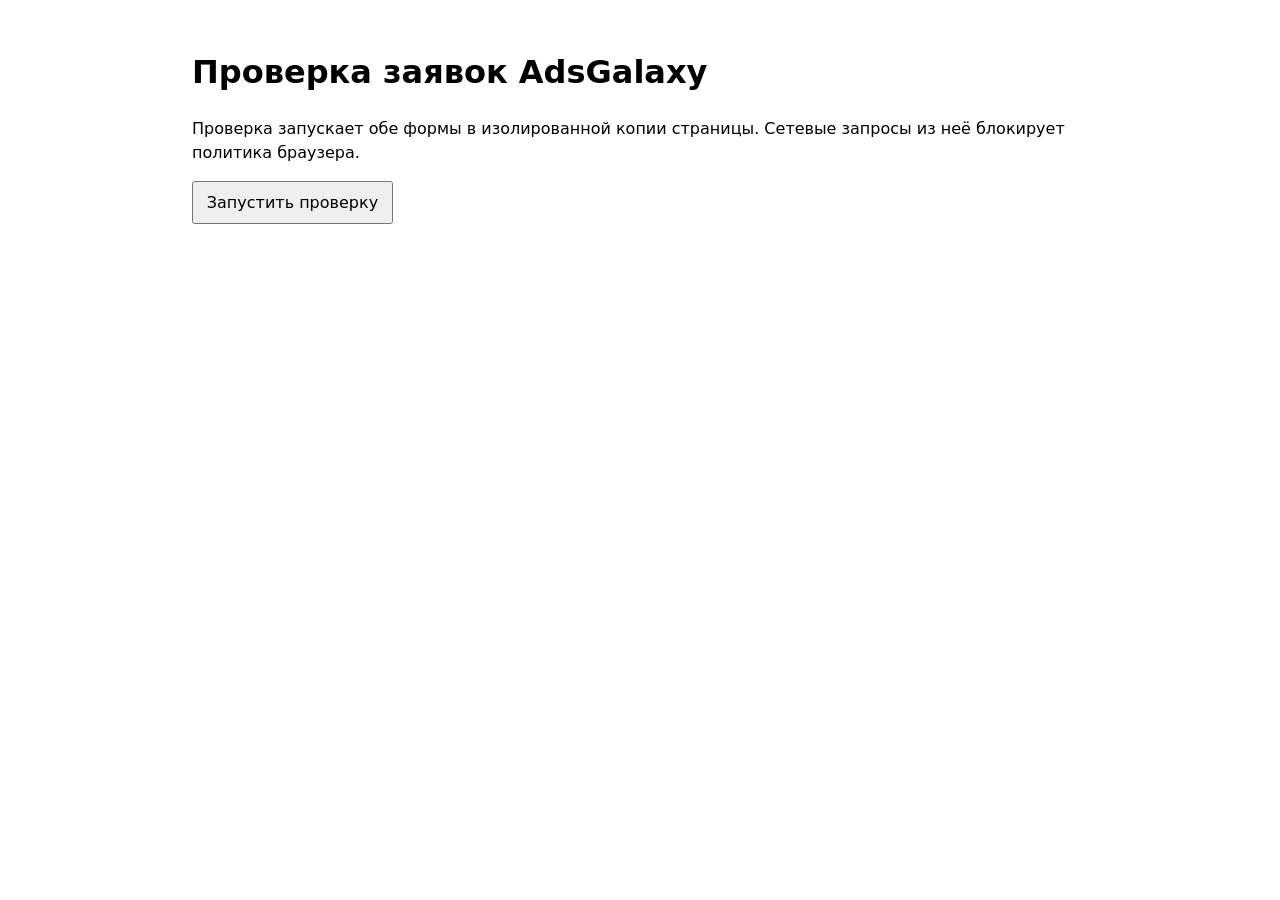
<file: tests/forms.html>
<!doctype html>
<html lang="ru">
  <head>
    <meta charset="utf-8" />
    <meta name="viewport" content="width=device-width,initial-scale=1" />
    <title>Проверка заявок AdsGalaxy</title>
    <style>
      body {
        max-width: 56rem;
        margin: 3rem auto;
        padding: 0 1rem;
        font: 16px/1.5 system-ui;
      }
      button {
        font: inherit;
        padding: 0.45rem 0.8rem;
      }
      pre {
        white-space: pre-wrap;
      }
    </style>
  </head>
  <body>
    <h1>Проверка заявок AdsGalaxy</h1>
    <p>
      Проверка запускает обе формы в изолированной копии страницы. Сетевые запросы из неё блокирует политика
      браузера.
    </p>
    <button type="button">Запустить проверку</button>
    <pre role="status"></pre>
    <script type="module">
      const run = document.querySelector('button');
      const status = document.querySelector('pre');
      const assert = (value, label) => {
        if (!value) throw Error(label);
      };

      async function pageSource() {
        for (const path of ['../dist/index.html', '../index.html']) {
          const response = await fetch(path);
          if (!response.ok) continue;
          const doc = new DOMParser().parseFromString(await response.text(), 'text/html');
          if (!doc.querySelector('[data-modal-form]')) continue;
          const base = doc.createElement('base');
          base.href = new URL('.', response.url).href;
          const csp = doc.createElement('meta');
          csp.httpEquiv = 'Content-Security-Policy';
          csp.content =
            "default-src 'none'; script-src 'self'; style-src 'self' 'unsafe-inline'; img-src 'self'; font-src 'self'; connect-src 'none'; form-action 'none'; base-uri 'self'";
          doc.head.prepend(csp, base);
          doc.querySelector('meta[name="adsgalaxy-lead-endpoint"]').content = './__test-only';
          doc.querySelector('meta[name="adsgalaxy-thanks"]').content = '';
          doc.querySelectorAll('form[action]').forEach((form) => {
            form.action = './__test-only';
          });
          return '<!doctype html>\n' + doc.documentElement.outerHTML;
        }
        throw Error('Запустите HTTP-сервер из корня проекта или распакованного архива.');
      }

      function write(input, value) {
        if (input.type === 'checkbox') input.checked = value;
        else input.value = value;
        const view = input.ownerDocument.defaultView;
        input.dispatchEvent(new view.Event('input', { bubbles: true }));
        input.dispatchEvent(new view.FocusEvent('focusout', { bubbles: true }));
      }

      async function checkForm(form, calls) {
        const field = form.elements,
          send = form.querySelector('[type="submit"]');
        const view = form.ownerDocument.defaultView;
        const start = calls.length;
        // Use the actual editing events. A blur-only check would miss the original bug.
        function type(input, value, inputType = 'insertText') {
          input.value = value;
          input.dispatchEvent(new view.InputEvent('input', { bubbles: true, inputType }));
        }
        const forbidden = new view.InputEvent('beforeinput', {
          bubbles: true,
          cancelable: true,
          inputType: 'insertText',
          data: '9#',
        });
        assert(!field.name.dispatchEvent(forbidden), 'Можно напечатать цифру или знак в имени');
        type(field.name, '9!🙂', 'insertFromPaste');
        assert(
          field.name.value === '' && !!field.name.validationMessage,
          'Вставка пропустила цифры или эмодзи',
        );
        field.name.value = 'Ив9!ан';
        field.name.setSelectionRange(4, 4);
        field.name.dispatchEvent(
          new view.InputEvent('input', { bubbles: true, inputType: 'insertFromPaste' }),
        );
        assert(
          field.name.value === 'Иван' && field.name.selectionStart === 2,
          'Вставка изменила позицию курсора',
        );
        type(field.name, '  Анна12   Петр★ова🙂', 'insertFromDrop');
        assert(field.name.value === 'Анна Петрова', 'Перетаскивание сохранило посторонние символы');
        field.name.dispatchEvent(new view.CompositionEvent('compositionstart', { bubbles: true }));
        type(field.name, 'Жа9н');
        assert(field.name.value === 'Жа9н' && send.disabled, 'Фильтр прервал ввод с экранной клавиатуры');
        field.name.dispatchEvent(new view.CompositionEvent('compositionend', { bubbles: true }));
        assert(field.name.value === 'Жан', 'Ввод после compositionend остался непроверенным');
        type(field.name, 'Анна');
        type(field.contact, 'x@@site.ru', 'insertFromPaste');
        assert(
          field.contact.getAttribute('aria-invalid') === 'true',
          'Вставленная ошибка почты скрыта до потери фокуса',
        );
        type(field.contact, '@qa_team');
        assert(!field.contact.hasAttribute('aria-invalid'), 'Исправление контакта не убрало ошибку');
        type(field.site, 'нет сайта');
        await new Promise((resolve) => setTimeout(resolve, 650));
        assert(field.site.getAttribute('aria-invalid') === 'true', 'Неверный сайт не отмечен во время ввода');
        write(field.contact, 'qa@example.invalid');
        write(field.site, '');
        form.requestSubmit();
        assert(send.disabled && calls.length === start, 'Форма доступна без согласия');
        write(field.consent, true);
        assert(!send.disabled, 'Отправка заблокирована при отмеченном согласии');

        const cases = {
          name: {
            bad: ['', 'Я', '123', 'Иван2', 'А😊', 'Анна-Мария', "D'Angelo", 'Иван  Петров'],
            good: ['Анна Мария', 'José da Silva', 'Zoë', '李明', 'नन्दिनी', 'Е\u0308лка'],
          },
          contact: {
            bad: [
              '',
              '89991112233',
              'a..b@site.ru',
              'x@localhost',
              'username',
              'текст',
              'ivan@@example.ru',
              '@я_здесь',
              '@nick_',
              'https://t.me/+123456789',
            ],
            good: ['qa+lead@example.invalid', '@qa_team', 'https://t.me/qa_team/', 'qa_team.t.me'],
          },
          site: {
            bad: [
              'localhost',
              'ftp://site.ru',
              'https://bad..ru',
              'javascript:alert(1)',
              '127.0.0.1',
              'https://login:pass@site.ru',
              'https://',
              'пример.рф:99999',
            ],
            good: ['', 'пример.рф', 'example.com/path?q=1'],
          },
        };
        for (const [name, values] of Object.entries(cases)) {
          const input = field.namedItem(name);
          const error = form.querySelector('[data-error-for="' + name + '"]');
          for (const value of values.bad) {
            // Bypass editing deliberately and check the last guard on the submit path too.
            input.value = value;
            form.requestSubmit();
            assert(
              calls.length === start &&
                send.disabled &&
                !!error.textContent &&
                input.getAttribute('aria-invalid') === 'true',
              name + ' принял ' + JSON.stringify(value),
            );
          }
          for (const value of values.good) {
            write(input, value);
            assert(
              !error.textContent && !input.hasAttribute('aria-invalid'),
              name + ' отклонил ' + JSON.stringify(value),
            );
          }
        }
        type(field.name, '9#', 'insertReplacementText');
        assert(send.disabled && !field.name.value, 'Автозаполнение пропустило посторонний ввод');
        type(field.name, 'Алексей');
        assert(!send.disabled, 'Исправленное имя оставило кнопку заблокированной');
        type(field.contact, 'not_a_contact');
        assert(send.disabled, 'Согласие включило отправку при неверном контакте');
        type(field.contact, '@qa_team');
        type(field.site, 'некорректный сайт');
        assert(send.disabled, 'Необязательный сайт разрешил отправку с ошибкой');
        write(field.name, '  Анна  Петрова ');
        write(field.contact, 'qa+lead@пример.рф');
        assert(field.contact.value === 'qa+lead@пример.рф', 'Поле подменило читаемый домен до отправки');
        write(field.site, 'пример.рф/каталог');
        form.requestSubmit();
        await new Promise((resolve) => setTimeout(resolve, 0));
        const email = calls.at(-1);
        assert(
          calls.length === start + 1 &&
            email.name === 'Анна Петрова' &&
            email.email === 'qa+lead@xn--e1afmkfd.xn--p1ai' &&
            email.site === new URL('https://пример.рф/каталог').href &&
            !email.telegram &&
            !email.phone,
          'Некорректная заявка по почте',
        );

        write(field.contact, 't.me/qa_team');
        write(field.site, '');
        form.requestSubmit();
        await new Promise((resolve) => setTimeout(resolve, 0));
        const tg = calls.at(-1);
        assert(
          calls.length === start + 2 &&
            tg.telegram === '@qa_team' &&
            tg.contact === tg.telegram &&
            !tg.email &&
            !tg.phone &&
            !tg.site,
          'Некорректная заявка через Telegram',
        );
        write(field.consent, false);
        form.requestSubmit();
        assert(calls.length === start + 2 && send.disabled, 'Снятое согласие разрешило повторную отправку');
      }

      run.onclick = async () => {
        run.disabled = true;
        status.textContent = 'Проверка…';
        const frame = document.createElement('iframe');
        frame.title = 'Тестовые формы';
        frame.hidden = true;
        try {
          const source = await pageSource();
          const ready = new Promise((resolve) => (frame.onload = resolve));
          frame.srcdoc = source;
          document.body.append(frame);
          await ready;
          const calls = [];
          frame.contentWindow.fetch = async (url, options) => {
            assert(url === './__test-only' && options.method === 'POST', 'Неожиданный обработчик');
            calls.push(JSON.parse(options.body));
            return new Response('', { status: 503 });
          };
          for (const form of frame.contentDocument.querySelectorAll('form[data-form],form[data-modal-form]'))
            await checkForm(form, calls);
          assert(calls.length === 4, 'Проверены не обе формы');
          status.textContent =
            'Пройдено. В обеих формах проверены набор, вставка, курсор, IME, автозаполнение, email, Telegram, сайт, согласие и данные заявки.';
        } catch (error) {
          status.textContent = 'Ошибка. ' + error.message;
        } finally {
          frame.remove();
          run.disabled = false;
        }
      };
    </script>
  </body>
</html>
</file>
<file: assets/fonts.css>
@font-face {
  font-family: 'Manrope';
  font-style: normal;
  font-weight: 400 800;
  font-display: swap;
  src: url(manrope-cyrillic.woff2) format('woff2');
  unicode-range: U+0301, U+0400-045F, U+0490-0491, U+04B0-04B1, U+2116;
}
@font-face {
  font-family: 'Manrope';
  font-style: normal;
  font-weight: 400 800;
  font-display: swap;
  src: url(manrope-latin-ext.woff2) format('woff2');
  unicode-range: U+0100-02BA, U+02BD-02C5, U+02C7-02CC, U+02CE-02D7, U+02DD-02FF, U+0304, U+0308, U+0329,
    U+1D00-1DBF, U+1E00-1E9F, U+1EF2-1EFF, U+2020, U+20A0-20AB, U+20AD-20C4, U+2113, U+2C60-2C7F, U+A720-A7FF;
}
@font-face {
  font-family: 'Manrope';
  font-style: normal;
  font-weight: 400 800;
  font-display: swap;
  src: url(manrope-latin.woff2) format('woff2');
  unicode-range: U+0000-00FF, U+0131, U+0152-0153, U+02BB-02BC, U+02C6, U+02DA, U+02DC, U+0304, U+0308,
    U+0329, U+2000-206F, U+20AC, U+2122, U+2191, U+2193, U+2212, U+2215, U+FEFF, U+FFFD;
}
@font-face {
  font-family: 'Unbounded';
  font-style: normal;
  font-weight: 400 800;
  font-display: swap;
  src: url(unbounded-cyrillic.woff2) format('woff2');
  unicode-range: U+0301, U+0400-045F, U+0490-0491, U+04B0-04B1, U+2116;
}
@font-face {
  font-family: 'Unbounded';
  font-style: normal;
  font-weight: 400 800;
  font-display: swap;
  src: url(unbounded-latin-ext.woff2) format('woff2');
  unicode-range: U+0100-02BA, U+02BD-02C5, U+02C7-02CC, U+02CE-02D7, U+02DD-02FF, U+0304, U+0308, U+0329,
    U+1D00-1DBF, U+1E00-1E9F, U+1EF2-1EFF, U+2020, U+20A0-20AB, U+20AD-20C4, U+2113, U+2C60-2C7F, U+A720-A7FF;
}
@font-face {
  font-family: 'Unbounded';
  font-style: normal;
  font-weight: 400 800;
  font-display: swap;
  src: url(unbounded-latin.woff2) format('woff2');
  unicode-range: U+0000-00FF, U+0131, U+0152-0153, U+02BB-02BC, U+02C6, U+02DA, U+02DC, U+0304, U+0308,
    U+0329, U+2000-206F, U+20AC, U+2122, U+2191, U+2193, U+2212, U+2215, U+FEFF, U+FFFD;
}

@font-face {
  font-family: 'Cormorant Garamond';
  font-style: italic;
  font-weight: 500 600;
  font-display: swap;
  src: url(cormorant-italic-cyrillic.woff2) format('woff2');
  unicode-range: U+0301, U+0400-045F, U+0490-0491, U+04B0-04B1, U+2116;
}
@font-face {
  font-family: 'Cormorant Garamond';
  font-style: italic;
  font-weight: 500 600;
  font-display: swap;
  src: url(cormorant-italic-latin.woff2) format('woff2');
  unicode-range: U+0000-00FF, U+0131, U+0152-0153, U+02BB-02BC, U+02C6, U+02DA, U+02DC, U+0304, U+0308,
    U+0329, U+2000-206F, U+20AC, U+2122, U+2191, U+2193, U+2212, U+2215, U+FEFF, U+FFFD;
}
</file>
<file: style.css>
/* AdsGalaxy — type, spacing and surfaces */
:root {
  color-scheme: dark;
  --bg: #10110f;
  --surface: #171a15;
  --raised: #23271f;
  --edge: #3b4036;
  --edge-soft: #2b3027;
  --text: #f6f4e9;
  --muted: #bdc3b6;
  --subtle: #a2aa9a;
  --lime: #d9fa62;
  --lime-dark: #192111;
  --ink: #151c10;
  --error: #ffad9d;
  --page: 1500px;
  --gutter: clamp(24px, 4.8vw, 92px);
  --section: clamp(64px, 6.9vw, 120px);
  --nav-height: 76px;
  --body: Manrope, Arial, sans-serif;
  --display: Unbounded, Manrope, Arial, sans-serif;
  --serif: 'Cormorant Garamond', Georgia, serif;
}
*,
*::before,
*::after {
  box-sizing: border-box;
}
html {
  scroll-padding-top: calc(var(--nav-height) + 18px);
}
body {
  margin: 0;
  background: var(--bg);
  color: var(--text);
  font: 400 16px/1.59 var(--body);
  -webkit-font-smoothing: antialiased;
}
main,
section,
form,
header,
nav,
footer,
article,
aside,
figure,
fieldset {
  min-width: 0;
}
h1,
h2,
h3,
h4,
p,
ul,
ol,
figure,
blockquote {
  margin: 0;
}
ul,
ol {
  padding: 0;
  list-style: none;
}
a {
  color: inherit;
  text-decoration: none;
}
button,
input {
  font: inherit;
  color: inherit;
}
button {
  border: 0;
  padding: 0;
  background: none;
  cursor: pointer;
}
button:disabled {
  cursor: wait;
  opacity: 0.7;
}
img {
  display: block;
  max-width: 100%;
}
em {
  font-style: normal;
}
:focus-visible {
  outline: 2px solid var(--lime);
  outline-offset: 4px;
}
::selection {
  background: var(--lime);
  color: var(--ink);
}
[hidden],
dialog:not([open]) {
  display: none !important;
}
.container,
.header__inner,
.mega__inner {
  width: min(calc(100% - 2 * var(--gutter)), var(--page));
  margin-inline: auto;
}
.icon-set {
  position: absolute;
  width: 0;
  height: 0;
  overflow: hidden;
}
.icon {
  width: 18px;
  height: 18px;
  flex: none;
  fill: none;
  stroke: currentColor;
  stroke-width: 1.65;
  stroke-linecap: round;
  stroke-linejoin: round;
  vertical-align: middle;
}
.visually-hidden:not(:focus) {
  position: absolute;
  width: 1px;
  height: 1px;
  overflow: hidden;
  clip-path: inset(100%);
  white-space: nowrap;
}
.visually-hidden:focus {
  position: fixed;
  inset: 8px auto auto 12px;
  z-index: 90;
  background: var(--lime);
  color: var(--ink);
  padding: 8px 16px;
  border-radius: 3px;
}
.btn {
  min-height: 49px;
  display: inline-flex;
  align-items: center;
  justify-content: center;
  gap: 13px;
  border: 1px solid transparent;
  border-radius: 5px;
  padding: 12px 21px;
  font-size: 15px;
  font-weight: 730;
  line-height: 1.25;
  text-align: center;
  transition:
    background-color 0.15s,
    color 0.15s,
    border-color 0.15s;
}
.btn--accent {
  color: var(--ink);
  background: var(--lime);
}
.btn--accent:hover {
  background: #e6ff99;
}
.btn--ghost {
  border-color: #596451;
}
.btn--ghost:hover {
  border-color: var(--lime);
  color: var(--lime);
}
.btn--sm {
  min-height: 42px;
  font-size: 14px;
  padding: 9px 15px;
}
.wordmark {
  display: inline-flex;
  align-items: baseline;
  white-space: nowrap;
  font: 600 24px/1 var(--display);
  letter-spacing: -0.058em;
}
.wordmark em {
  color: var(--lime);
}

/* Navigation */
.header {
  position: sticky;
  top: 0;
  z-index: 20;
  background: #10110f;
  border-bottom: 1px solid var(--edge-soft);
}
.header__inner {
  min-height: var(--nav-height);
  display: flex;
  align-items: center;
  justify-content: space-between;
  gap: 25px;
}
.header__nav,
.header__right,
.mmenu__contacts {
  display: flex;
  align-items: center;
  gap: clamp(16px, 2vw, 36px);
}
.header__nav > a,
.nav-drop__btn {
  display: inline-flex;
  align-items: center;
  min-height: 44px;
  gap: 6px;
  font-size: 15px;
  font-weight: 600;
}
.nav-drop__btn .icon {
  width: 13px;
  height: 13px;
}
.nav-drop__btn[aria-expanded='true'] .icon {
  transform: rotate(180deg);
}
.header__nav a:hover,
.nav-drop__btn:hover,
.nav-drop__btn[aria-expanded='true'] {
  color: var(--lime);
}
.header__right .btn {
  color: var(--text);
  border-color: #58644f;
  background: transparent;
}
.header__right .btn:hover {
  color: var(--lime);
  border-color: var(--lime);
}
.burger {
  display: none;
  width: 42px;
  height: 42px;
  border: 1px solid var(--edge);
  border-radius: 5px;
}
.burger span {
  display: block;
  width: 17px;
  height: 1px;
  background: var(--text);
  margin: 5px auto;
}
.mega {
  position: absolute;
  top: 100%;
  inset-inline: 0;
  max-height: calc(100dvh - var(--nav-height));
  overflow: auto;
  overscroll-behavior: contain;
  background: #1b201b;
  border-block: 1px solid var(--edge);
  box-shadow: 0 22px 48px #06090655;
}
.mega__inner {
  padding-block: 30px;
}
.mega__grid {
  display: grid;
  grid-template-columns: repeat(6, minmax(0, 1fr));
  gap: 23px;
}
.mega__head,
.mmenu__sub-head {
  display: block;
  color: var(--lime);
  font-size: 12px;
  font-weight: 750;
  letter-spacing: 0.045em;
  margin-bottom: 10px;
}
.mega__col a {
  display: block;
  font-size: 14px;
  line-height: 1.4;
  padding-block: 6px;
}
.mega__foot {
  margin-top: 24px;
  border-top: 1px solid var(--edge);
  padding-top: 18px;
  display: flex;
  align-items: center;
  justify-content: space-between;
  gap: 24px;
}
.mega__foot-text {
  color: var(--muted);
  font-size: 14px;
}
.mega__foot-text b {
  color: var(--text);
}
.mega--sm .mega__grid {
  grid-template-columns: repeat(5, minmax(0, 1fr));
}
.mega__ind {
  border-left: 1px solid var(--edge);
  padding-left: 13px;
}
.mega__ind-name,
.mega__ind-desc {
  display: block;
}
.mega__ind-name {
  font-weight: 700;
}
.mega__ind-desc {
  font-size: 13px;
  color: var(--muted);
}
dialog::backdrop {
  background: #070b08c9;
}
.mmenu,
.modal {
  color: var(--text);
  background: var(--surface);
  border: 1px solid var(--edge);
  padding: 0;
  overscroll-behavior: contain;
}
.mmenu {
  width: min(460px, 100%);
  max-width: 100%;
  height: 100dvh;
  max-height: 100dvh;
  margin: 0 0 0 auto;
  border-block: 0;
}
.mmenu__panel {
  padding: 14px var(--gutter) max(30px, env(safe-area-inset-bottom));
}
.mmenu__head {
  display: flex;
  justify-content: space-between;
  align-items: center;
  height: 48px;
  margin-bottom: 20px;
}
.mmenu__close,
.modal__close {
  display: grid;
  place-items: center;
  width: 42px;
  height: 42px;
  border: 1px solid var(--edge);
  border-radius: 50%;
}
.mmenu__nav > a,
.mmenu__group > summary {
  display: flex;
  align-items: center;
  justify-content: space-between;
  padding-block: 12px;
  font-size: 22px;
  font-weight: 630;
  border-bottom: 1px solid var(--edge);
}
summary {
  cursor: pointer;
  list-style: none;
}
summary::-webkit-details-marker {
  display: none;
}
.mmenu__group[open] > summary .icon {
  transform: rotate(180deg);
}
.mmenu__sub {
  padding-block: 10px;
}
.mmenu__sub-head {
  margin: 16px 0 4px;
}
.mmenu__sub a {
  display: block;
  padding: 8px 0;
  font-size: 15px;
}
.mmenu__cta {
  width: 100%;
  margin: 24px 0 16px;
}
.mmenu__contacts {
  flex-wrap: wrap;
  font-size: 14px;
}

/* Campaign cover. Photo, type and metrics share a single full-width composition. */
.header {
  background: #10110e;
  border-color: #30312a;
}
.header__inner {
  min-height: var(--nav-height);
}
.header__logo-dot {
  width: 7px;
  height: 7px;
  margin-right: 9px;
  border-radius: 50%;
  background: var(--lime);
  align-self: center;
}
.header .wordmark {
  font-size: 25px;
}
.header__nav > a,
.nav-drop__btn {
  color: #e4e6dc;
  font-weight: 580;
}
.header__nav :is(a, button)[aria-current='location'] {
  color: var(--lime);
}
.reading-rule {
  position: absolute;
  bottom: -1px;
  left: 0;
  width: 100%;
  height: 2px;
  background: var(--lime);
  transform: scaleX(var(--read, 0));
  transform-origin: left;
  pointer-events: none;
}
.btn {
  border-radius: 5px;
  font-weight: 720;
}
.header__right .btn {
  border-radius: 999px;
  padding: 10px 17px;
}
.hero {
  position: relative;
  isolation: isolate;
  overflow: hidden;
  background: #0a0d0a;
  border-bottom: 1px solid var(--edge);
}
.hero__inner {
  position: relative;
}
.hero__top {
  max-width: 800px;
  padding-block: clamp(45px, 4.4vw, 82px) clamp(31px, 3.2vw, 58px);
}
.hero__eyebrow,
.section-head__index,
.aiv__badge,
.modal__eyebrow {
  display: inline-flex;
  align-items: center;
  gap: 9px;
  color: var(--muted);
  font: 650 12px/1.45 var(--body);
  letter-spacing: 0.095em;
  text-transform: uppercase;
}
.hero__eyebrow {
  color: #edf1df;
  letter-spacing: 0.085em;
}
.pulse-dot {
  width: 7px;
  height: 7px;
  border-radius: 50%;
  background: var(--lime);
  box-shadow: 0 0 0 3px #caff4617;
}
.hero__title {
  margin: clamp(22px, 2.3vw, 38px) 0 clamp(20px, 2vw, 32px) -0.045em;
  color: #f6f5e9;
  font: 640 clamp(76px, 7.9vw, 138px) / 0.88 var(--body);
  letter-spacing: -0.072em;
}
.hero__line {
  display: block;
  width: max-content;
  max-width: 100%;
  padding: 0.055em 0.055em 0.1em;
  margin: -0.055em -0.055em -0.1em;
}
.hero__line > span {
  display: block;
}
.hero__line:nth-child(2) {
  color: var(--lime);
  font: italic 600 1.31em/0.79 var(--serif);
  letter-spacing: -0.062em;
  padding-bottom: 0.2em;
  margin-top: 0.025em;
  margin-bottom: -0.16em;
}
.hero__line:nth-child(3) {
  margin-top: 0.15em;
  font-size: 0.78em;
  font-weight: 510;
  letter-spacing: -0.065em;
}
.hero__lead {
  max-width: 53ch;
  color: #e2e5d9;
  font-size: clamp(16px, 1.17vw, 19px);
  line-height: 1.55;
}
.hero__actions {
  display: flex;
  align-items: center;
  flex-wrap: wrap;
  gap: 10px 25px;
  margin-top: 24px;
}
.hero__actions .btn--accent {
  min-height: 49px;
  padding-inline: 19px 12px;
  gap: 17px;
}
.hero__actions .btn--accent .icon {
  width: 25px;
  height: 25px;
  padding: 5px;
  border: 1px solid #20271560;
  border-radius: 50%;
}
.hero__actions .btn--ghost {
  min-height: 44px;
  padding-inline: 0;
  background: none;
  border: 0;
  gap: 8px;
  color: #f3f5ea;
}
.hero__actions .btn--ghost:hover {
  color: var(--lime);
}
.hero__actions .btn--ghost .icon {
  width: 14px;
  height: 14px;
}
.hero__metrics {
  display: grid;
  grid-template-columns: 1fr 1fr 0.86fr 0.48fr;
  align-items: center;
  gap: clamp(13px, 2.5vw, 44px);
  padding-block: 22px 25px;
  border-top: 1px solid #a8b49d55;
}
.hero__metric {
  display: flex;
  align-items: center;
  gap: clamp(10px, 1.25vw, 23px);
  min-width: 0;
}
.hero__metric-value {
  font: 510 clamp(27px, 2.55vw, 48px) / 1.12 var(--display);
  letter-spacing: -0.059em;
  white-space: nowrap;
  color: var(--text);
}
.number-suffix {
  color: var(--lime);
  font-family: var(--body);
  font-size: 0.69em;
  vertical-align: 0.28em;
  padding-left: 1px;
}
.hero__metric-label {
  color: #cbd2c5;
  font-size: 14px;
  line-height: 1.33;
  max-width: 12ch;
}
.hero__metric--scroll {
  justify-self: end;
}
.hero__scroll-hint {
  display: inline-flex;
  align-items: center;
  gap: 7px;
  font-size: 12px;
  color: #cbd2c5;
}
.hero__scroll-hint .icon {
  width: 15px;
  height: 15px;
}

/* A consistent editorial index contains the original section label and number. */
.section {
  padding-block: var(--section);
  border-bottom: 1px solid var(--edge-soft);
}
.section-head {
  display: grid;
  grid-template-columns: minmax(0, 1.35fr) minmax(240px, 0.65fr);
  gap: 15px clamp(32px, 6vw, 110px);
  align-items: end;
  margin-bottom: clamp(28px, 3.8vw, 60px);
}
.section-head__index {
  grid-column: 1/-1;
  gap: 7px;
  color: #b6bcae;
}
.section-no {
  display: inline-flex;
  align-items: center;
  justify-content: center;
  min-width: 30px;
  height: 23px;
  padding: 1px 5px;
  border: 1px solid #68744d;
  color: var(--lime);
  border-radius: 2px;
  font-variant-numeric: tabular-nums;
  letter-spacing: 0.035em;
}
.section-head__title,
.aiv__title,
.compare h2,
.modal__title {
  color: var(--text);
  font: 590 clamp(40px, 4.55vw, 79px) / 1.02 var(--body);
  letter-spacing: -0.063em;
  text-wrap: balance;
}
.section-head__title em,
.aiv__title em,
.compare h2 em {
  font: italic 600 1.095em/0.91 var(--serif);
  letter-spacing: -0.052em;
}
.section-head__lead,
.aiv__lead,
.about__text,
.contact__lead,
.modal__lead {
  font-size: clamp(16px, 1.16vw, 19px);
  line-height: 1.56;
  color: var(--muted);
  max-width: 59ch;
}
.section-head__lead {
  padding-bottom: 2px;
}
#approach {
  border-bottom: 0;
  padding-bottom: clamp(26px, 3.2vw, 55px);
}
.why {
  display: grid;
  grid-template-columns: minmax(0, 1.5fr) minmax(290px, 0.78fr);
  gap: clamp(24px, 4vw, 74px);
  align-items: stretch;
}
.why__list {
  display: grid;
  grid-template-columns: repeat(2, minmax(0, 1fr));
  gap: clamp(18px, 2.2vw, 36px);
}
.why__item {
  border-top: 1px solid var(--edge);
  padding-top: 11px;
}
.why__ico {
  display: none;
}
.why__num,
.process__num,
.service__num,
.case__mission {
  color: var(--subtle);
  font-size: 12px;
  font-weight: 670;
  font-variant-numeric: tabular-nums;
  letter-spacing: 0.04em;
}
.why__num {
  color: var(--lime);
}
.why__body {
  margin-top: 15px;
}
.why__body h3,
.industry__title,
.process h3,
.tech__title {
  font-size: clamp(21px, 1.72vw, 30px);
  line-height: 1.16;
  font-weight: 650;
  letter-spacing: -0.043em;
}
.why__body p,
.industry__text,
.process p,
.tech__desc,
.service__text {
  color: var(--muted);
  font-size: 16px;
  line-height: 1.51;
}
.why__body p {
  margin-top: 8px;
}
.why__aside {
  position: relative;
  isolation: isolate;
  overflow: hidden;
  min-height: 240px;
  background: var(--lime);
  color: #151c0f;
  padding: clamp(22px, 2.5vw, 42px);
  align-self: stretch;
}
.why__stat {
  position: relative;
  z-index: 1;
}
.why__stat-num,
.compare__pct {
  font: 500 clamp(58px, 5.5vw, 100px) / 1 var(--display);
  letter-spacing: -0.078em;
}
.why__stat-lbl,
.compare__lbl {
  font-size: 16px;
  line-height: 1.36;
  margin-top: 8px;
}
.press-lines,
.outro-lines,
.tech-engraving {
  display: block;
  pointer-events: none;
}
.press-lines {
  position: absolute;
  inset: auto -1px -1px auto;
  width: 80%;
  height: 59%;
  z-index: 0;
}
#strategy {
  padding-top: 0;
}
.compare {
  display: grid;
  grid-template-columns: minmax(0, 1.5fr) minmax(290px, 0.78fr);
  gap: clamp(24px, 4vw, 74px);
}
.compare__text {
  border-top: 1px solid var(--edge);
  padding-top: 22px;
}
.compare h2 {
  font-size: clamp(29px, 2.8vw, 47px);
}
.compare__text p {
  margin-top: 15px;
  max-width: 78ch;
  color: var(--muted);
}
.compare__stat {
  position: relative;
  display: grid;
  grid-template-columns: auto 1fr;
  gap: 8px 18px;
  align-content: center;
  align-items: center;
  padding: 19px clamp(18px, 2.5vw, 40px);
  background: #23271e;
  border: 1px solid #373c2b;
}
.compare__pct {
  color: var(--lime);
  font-size: clamp(34px, 3.15vw, 59px);
}
.compare__lbl {
  font-size: 14px;
  color: var(--muted);
  margin: 0;
}
.comparison {
  display: grid;
  align-content: center;
  gap: 5px;
  min-width: 0;
}
.comparison__track {
  display: block;
  width: 100%;
  height: 6px;
  border-left: 1px solid #899575;
}
.comparison__bar {
  display: block;
  width: var(--length);
  height: 100%;
  transform-origin: left;
  background: var(--lime);
}
.comparison__track--old .comparison__bar {
  background: repeating-linear-gradient(120deg, #829073 0 1px, #394032 1px 4px);
}
.compare__stat .comparison {
  grid-column: 1/-1;
  width: 100%;
  margin: 10px 0 0;
}

/* Service signs and the industry directory */
#services {
  background: var(--surface);
}
.services {
  border-top: 1px solid #575e4d;
  border-left: 1px solid var(--edge);
  display: grid;
  grid-template-columns: repeat(3, minmax(0, 1fr));
}
.service {
  display: grid;
  grid-template-columns: auto minmax(0, 1fr) auto;
  grid-template-rows: 54px auto 1fr auto;
  grid-template-areas: 'index tag mark' 'name name name' 'desc desc desc' 'foot foot foot';
  align-items: start;
  gap: 11px 8px;
  min-width: 0;
  position: relative;
  padding: clamp(17px, 2.15vw, 34px);
  border-right: 1px solid var(--edge);
  border-bottom: 1px solid var(--edge);
  background: #191c17;
  transition: background 0.18s;
}
.service:nth-child(2),
.service:nth-child(4),
.service:nth-child(6) {
  background: #161913;
}
.service:hover,
.service:focus-visible {
  background: #242a1d;
}
.service__head {
  grid-area: index;
  align-self: center;
}
.service__num {
  color: var(--lime);
}
.service__tag {
  grid-area: tag;
  align-self: center;
  font-size: 12px;
  line-height: 1.3;
  color: var(--muted);
}
.service-sign {
  grid-area: mark;
  width: clamp(48px, 5vw, 83px);
  height: 48px;
  align-self: center;
  display: block;
}
.service__title {
  grid-area: name;
  color: var(--text);
  font-size: clamp(22px, 1.9vw, 33px);
  line-height: 1.14;
  font-weight: 660;
  letter-spacing: -0.044em;
}
.service__text {
  grid-area: desc;
  max-width: 47ch;
  font-size: 15px;
}
.service__foot {
  grid-area: foot;
  display: grid;
  grid-template-columns: minmax(0, 1fr);
  gap: 4px;
  margin-top: 12px;
}
.service__price {
  font-size: 19px;
  font-weight: 680;
  letter-spacing: -0.03em;
}
.service__price--ghost {
  display: none;
}
.service__metric {
  font-size: 14px;
  color: var(--muted);
}
.service__go,
.industry__link,
.case__go {
  display: inline-flex;
  align-items: center;
  gap: 8px;
  color: var(--lime);
  font-size: 14px;
  font-weight: 670;
}
.service__go {
  margin-top: 8px;
}
.service__go .icon,
.industry__link .icon,
.case__go .icon,
.hero__actions .icon,
.footer__cta-arrow .icon {
  transition: transform 0.18s ease;
}
.service:hover .service__go .icon,
.industry:hover .industry__link .icon,
.case--featured:hover .case__go .icon {
  transform: translateX(4px);
}
.services-more {
  margin-top: 23px;
  font-size: 14px;
  line-height: 1.9;
  color: var(--muted);
}
.services-more b {
  color: var(--text);
  margin-right: 7px;
}
.dotsep {
  margin-inline: 6px;
  color: var(--subtle);
}
.services-more a:hover {
  color: var(--lime);
}
.industry {
  display: grid;
  grid-template-columns: minmax(0, 1fr) auto;
  gap: 7px 17px;
  border-top: 1px solid var(--edge);
  padding: 17px 0 20px;
}
.industry:last-child {
  border-bottom: 1px solid var(--edge);
}
.industry__title {
  grid-column: 1;
}
.industry__text {
  grid-column: 1;
  max-width: 64ch;
  font-size: 15px;
}
.industry__link {
  grid-column: 2;
  grid-row: 1/3;
  align-self: center;
  white-space: nowrap;
}
.industry:focus-visible .industry__title,
.industry:hover .industry__title {
  color: var(--lime);
}

.aiv__right {
  align-self: center;
  background: var(--surface);
  border: 1px solid var(--edge);
  border-radius: 9px;
  overflow: hidden;
}
.chat__bar {
  display: flex;
  flex-wrap: wrap;
  justify-content: space-between;
  align-items: center;
  gap: 5px 12px;
  padding: 12px 15px;
  border-bottom: 1px solid var(--edge);
}
.chat__tabs {
  display: flex;
  flex-wrap: wrap;
  gap: 4px;
}
.chat__tab {
  font-size: 13px;
  min-height: 40px;
  border-radius: 4px;
  padding: 7px 10px;
  font-weight: 620;
  color: var(--muted);
}
.chat__tab .icon {
  display: none;
}
.chat__tab[aria-selected='true'] {
  color: var(--ink);
  background: var(--lime);
}
.chat__status {
  display: inline-flex;
  align-items: center;
  gap: 6px;
  font-size: 12px;
  color: var(--muted);
}
.dot {
  width: 6px;
  height: 6px;
  border-radius: 50%;
  background: var(--lime);
  display: inline-block;
}
.chat__body {
  padding: clamp(18px, 2.2vw, 34px);
  min-height: 240px;
}
.bubble--user {
  margin: 0 0 16px auto;
  max-width: 93%;
  width: fit-content;
  border: 1px solid var(--edge);
  border-radius: 10px 10px 3px 10px;
  padding: 9px 13px;
  overflow-wrap: anywhere;
}
.bubble__who {
  color: var(--lime);
  font-weight: 700;
  font-size: 14px;
  margin-bottom: 6px;
}
.bubble--ai {
  color: var(--muted);
  line-height: 1.5;
  font-size: 15px;
}
.bubble__txt strong {
  color: var(--text);
  font-weight: 650;
}
.chat__input {
  display: grid;
  grid-template-columns: minmax(0, 1fr) 42px;
  align-items: center;
  gap: 10px;
  margin: 0 15px 15px;
  padding: 5px 6px 5px 13px;
  background: var(--bg);
  border: 1px solid var(--edge);
  border-radius: 6px;
}
.chat__field {
  width: 100%;
  min-height: 39px;
  background: none;
  border: 0;
}
.chat__send {
  display: grid;
  place-items: center;
  background: var(--lime);
  color: var(--ink);
  border-radius: 4px;
  min-height: 40px;
}
.scan__row {
  display: grid;
  grid-template-columns: minmax(75px, 0.7fr) 1fr 44px;
  gap: 12px;
  align-items: center;
  margin: 10px 0;
  font-size: 14px;
}
.scan__track {
  height: 4px;
  background: var(--edge);
}
.scan__fill {
  height: 100%;
  background: var(--lime);
}
.scan__pct {
  text-align: right;
  color: var(--text);
}
.scan__verdict {
  border-top: 1px solid var(--edge);
  margin-top: 16px;
  padding-top: 14px;
}
.scan__verdict-h {
  font-weight: 650;
  color: var(--text);
}
.scan__verdict p {
  margin-block: 6px 13px;
}
.calc {
  grid-template-columns: minmax(0, 1.1fr) minmax(0, 0.85fr);
}
.calc__controls {
  display: grid;
  gap: 24px;
}
.calc__field-head,
.calc__range-labels {
  display: flex;
  gap: 12px;
  align-items: baseline;
  justify-content: space-between;
}
.calc__field-head label,
.calc__field-label {
  font-weight: 700;
}
.calc__value {
  color: var(--lime);
  font-size: clamp(17px, 1.6vw, 24px);
  font-variant-numeric: tabular-nums;
  font-weight: 650;
  white-space: nowrap;
}
.calc input[type='range'] {
  display: block;
  width: 100%;
  height: 30px;
  margin: 3px 0 0;
  cursor: pointer;
  accent-color: var(--lime);
}
.calc__range-labels {
  font-size: 12px;
  color: var(--subtle);
}
.calc__niches,
.calc__channels {
  display: flex;
  flex-wrap: wrap;
  gap: 6px 8px;
  margin-top: 8px;
}
.calc__niche,
.calc__channel {
  display: inline-flex;
  align-items: center;
  gap: 6px;
  min-height: 41px;
  padding: 6px 12px;
  background: transparent;
  border: 1px solid var(--edge);
  border-radius: 4px;
  font-size: 14px;
  font-weight: 580;
  cursor: pointer;
}
.calc__niche[aria-checked='true'] {
  background: var(--lime);
  border-color: var(--lime);
  color: var(--ink);
}
.calc__channel input {
  accent-color: var(--lime);
  margin: 0;
  width: 16px;
  height: 16px;
}
.calc__results {
  padding: clamp(20px, 2.8vw, 43px);
  background: #20271d;
  border-top: 2px solid var(--lime);
  align-self: start;
}
.calc__result {
  display: flex;
  align-items: center;
  justify-content: space-between;
  gap: 16px;
  border-bottom: 1px solid #424e3c;
  padding-block: 11px;
}
.calc__result:first-child {
  padding-top: 0;
}
.calc__result-label {
  color: var(--muted);
  font-size: 15px;
}
.calc__result-value {
  text-align: right;
  font: 550 clamp(20px, 2.1vw, 32px) / 1.2 var(--body);
  color: var(--text);
  font-variant-numeric: tabular-nums;
}
.calc__result--accent .calc__result-value {
  color: var(--lime);
  font-weight: 700;
}
.calc__cta {
  margin-top: 24px;
}

/* Forms and footer */
#contact {
  background: #1a1f19;
}
.contact {
  grid-template-columns: minmax(0, 1fr) minmax(0, 0.83fr);
}
.contact__list {
  margin-top: 25px;
  display: grid;
  gap: 10px;
}
.contact__list li {
  display: flex;
  align-items: baseline;
  gap: 9px;
}
.contact__list .icon {
  color: var(--lime);
  align-self: center;
  width: 17px;
  height: 17px;
}
.contact__form,
.modal__form {
  display: grid;
  gap: 15px;
  align-content: start;
  position: relative;
}
.field {
  min-width: 0;
}
.field__label {
  display: block;
  margin-bottom: 5px;
  color: var(--text);
  font-size: 14px;
  font-weight: 680;
}
.field__input {
  display: block;
  width: 100%;
  height: 49px;
  border: 1px solid #4b564b;
  border-radius: 4px;
  background: #131813;
  padding: 10px 13px;
  color: var(--text);
  font-size: 16px;
}
input::placeholder {
  color: #a8b0a4;
  opacity: 1;
}
.field__input:focus {
  border-color: var(--lime);
}
.field__hint,
.contact__hint,
.modal__hint {
  font-size: 13px;
  color: var(--muted);
}
.field__hint {
  margin-top: 4px;
}
.field__error {
  margin-top: 4px;
  color: var(--error);
  font-size: 14px;
}
.field__error:empty {
  display: none;
}
.is-invalid {
  border-color: var(--error);
}
.consent {
  display: flex;
  align-items: flex-start;
  gap: 10px;
  cursor: pointer;
}
.consent input {
  width: 18px;
  height: 18px;
  margin: 2px 0 0;
  flex: none;
  accent-color: var(--lime);
}
.consent__box {
  display: none;
}
.consent__text {
  font-size: 14px;
  color: var(--muted);
  line-height: 1.45;
}
.consent__text a,
.cookie__text a,
.footer__legal a {
  text-decoration: underline;
  text-underline-offset: 3px;
}
.form-guard {
  position: absolute;
  clip-path: inset(100%);
  width: 1px;
  height: 1px;
  overflow: hidden;
  pointer-events: none;
  opacity: 0;
}
.modal {
  width: min(540px, calc(100% - 28px));
  max-height: calc(100dvh - 32px);
  border-radius: 10px;
}
.modal__panel {
  position: relative;
  padding: clamp(23px, 3vw, 42px);
}
.modal__close {
  position: absolute;
  top: 12px;
  right: 12px;
}
.modal__eyebrow {
  padding-right: 36px;
}
.modal__title {
  margin-top: 16px;
  font-size: clamp(31px, 3vw, 45px);
}
.modal__lead {
  margin: 12px 0 20px;
  font-size: 15px;
}
.modal__tariff {
  margin-bottom: 15px;
  color: var(--lime);
}
.modal__success,
.contact__form-success {
  color: var(--text);
  font-size: 19px;
}
.modal__success-title {
  font-size: 24px;
  font-weight: 720;
}

.cookie {
  position: fixed;
  bottom: max(15px, env(safe-area-inset-bottom));
  right: max(16px, var(--gutter));
  z-index: 25;
  width: min(470px, calc(100% - 32px));
  max-height: 44dvh;
  overflow: auto;
  background: #212720;
  box-shadow: 0 12px 35px #05080559;
  border: 1px solid #59664f;
  border-radius: 7px;
  padding: 16px 19px;
}
.cookie__text {
  color: var(--muted);
  font-size: 13px;
  line-height: 1.48;
}
.cookie__text b {
  color: var(--text);
}
.cookie__actions {
  display: flex;
  flex-wrap: wrap;
  gap: 8px;
  margin-top: 11px;
}
.cookie .btn--sm {
  min-height: 37px;
  padding: 7px 12px;
  font-size: 13px;
}

/* The AI desk and the calculator are functional instruments on the same spread. */
#ai {
  background: #11140f;
}
.aiv__grid,
.calc,
.about,
.contact {
  display: grid;
  grid-template-columns: minmax(0, 1fr) minmax(0, 1fr);
  align-items: start;
  gap: clamp(32px, 6vw, 106px);
}
.aiv__left {
  align-self: center;
}
.aiv__badge::before,
.modal__eyebrow::before {
  content: '';
  width: 8px;
  height: 8px;
  background: var(--lime);
  border-radius: 50%;
}
.aiv__title,
.contact .section-head__title,
.about .section-head__title {
  margin-top: 16px;
}
.aiv__lead,
.contact__lead,
.about__text,
.modal__lead {
  margin-top: 17px;
}
.aiv__engines {
  display: grid;
  gap: 0;
  margin: 22px 0;
}
.aiv__engine {
  border-top: 1px solid var(--edge-soft);
  padding: 8px 0;
  display: grid;
  grid-template-columns: minmax(112px, 0.75fr) minmax(0, 1fr);
  gap: 12px;
}
.aiv__engine-ico {
  display: none;
}
.aiv__engine > div:last-child {
  display: contents;
}
.aiv__engine-name {
  font-size: 15px;
  line-height: 1.45;
  font-weight: 700;
}
.aiv__engine-desc {
  font-size: 14px;
  line-height: 1.45;
  color: var(--muted);
}
.aiv__cta .btn {
  background: none;
  color: var(--lime);
  border-color: #536039;
  min-height: 44px;
}
.aiv__cta .btn:hover {
  background: #242c1c;
}
.aiv__right {
  border-radius: 9px;
  background: #1e221b;
  box-shadow: 0 12px 30px #05070442;
}
.chat__bar {
  padding: 12px 14px;
}
.chat__tab {
  border-radius: 4px;
}
.chat__tab[aria-selected='true'] {
  background: #343e28;
  color: var(--lime);
  box-shadow: inset 0 -2px 0 var(--lime);
}
.chat__status {
  letter-spacing: 0.015em;
  color: #dae2cb;
}
.chat__body {
  min-height: 245px;
}
.bubble__who {
  display: flex;
  align-items: center;
  gap: 7px;
}
.bubble__who::before {
  content: '';
  background: var(--lime);
  width: 6px;
  height: 6px;
  display: block;
}
#calculator {
  background: #171a15;
}
.calc {
  grid-template-columns: minmax(0, 1.05fr) minmax(0, 0.9fr);
}
.calc__controls {
  padding-top: 6px;
}
.calc__results {
  background: #252b1f;
  padding: clamp(22px, 3vw, 48px);
  border: 1px solid #4b563f;
  border-top: 3px solid var(--lime);
}
.calc__result {
  position: relative;
  flex-wrap: wrap;
}
.calc__result-label {
  color: #d5dbcf;
}
.calc__result--accent .calc__result-value {
  font-weight: 660;
}
.forecast-line {
  display: block;
  flex: 0 0 100%;
  height: 4px;
  margin-top: -8px;
  background: #38422e;
  overflow: hidden;
}
.forecast-line i {
  display: block;
  height: 100%;
  width: var(--length, 0%);
  background: var(--lime);
  transition: width 0.25s cubic-bezier(0.18, 0.75, 0.25, 1);
}
.calc__result:nth-child(2) .forecast-line i {
  background: #c1cbb0;
}
.calc__result:nth-child(-n + 2) {
  padding-bottom: 14px;
}
.calc__cta {
  width: 100%;
}

/* Project gallery. Only like-for-like, documented quantities are compared. */
#cases {
  background: var(--bg);
}
.cases {
  display: grid;
  grid-template-columns: repeat(3, minmax(0, 1fr));
  column-gap: clamp(20px, 3vw, 50px);
}
.case {
  position: relative;
  min-width: 0;
}
.case--featured {
  grid-column: 1/-1;
  display: grid;
  grid-template-columns: minmax(0, 1.08fr) minmax(0, 1fr);
  grid-template-rows: auto auto auto 1fr auto auto;
  grid-template-areas: 'photo mission' 'photo name' 'photo region' 'photo metric' 'photo comparison' 'photo foot';
  column-gap: clamp(28px, 4.3vw, 74px);
  row-gap: 10px;
  background: #24251e;
  border: 1px solid #46473b;
  padding: 0 clamp(24px, 3.6vw, 65px) 0 0;
  overflow: hidden;
  margin-bottom: clamp(23px, 3.5vw, 60px);
}
.case-photo {
  grid-area: photo;
  position: relative;
  align-self: stretch;
  min-height: clamp(390px, 34vw, 540px);
  overflow: hidden;
  background: #262824;
}
.case-photo img {
  position: absolute;
  width: 100%;
  height: 100%;
  object-fit: cover;
  object-position: 51% 51%;
  transition: transform 0.6s cubic-bezier(0.2, 0.65, 0.2, 1);
}
.case--featured:hover .case-photo img {
  transform: scale(1.025);
}
.case--featured .case__mission {
  grid-area: mission;
  align-self: start;
  margin-top: clamp(22px, 3vw, 48px);
  color: var(--lime);
  font-size: 12px;
  letter-spacing: 0.075em;
  text-transform: uppercase;
}
.case__client {
  color: var(--text);
  font-size: clamp(21px, 1.9vw, 32px);
  line-height: 1.15;
  font-weight: 650;
  letter-spacing: -0.043em;
  overflow-wrap: break-word;
}
.case--featured .case__client {
  grid-area: name;
  font-size: clamp(32px, 3.5vw, 64px);
  font-weight: 590;
  line-height: 1.02;
  letter-spacing: -0.061em;
}
.case__industry,
.case__tags {
  font-size: 14px;
  color: var(--muted);
  line-height: 1.45;
}
.case--featured .case__industry {
  grid-area: region;
}
.case__metric {
  color: #d3d9c9;
  font-size: 16px;
  line-height: 1.38;
}
.case__number {
  color: var(--text);
  font: 550 clamp(27px, 3vw, 49px) / 1 var(--body);
  letter-spacing: -0.052em;
}
.case--featured .case__metric {
  grid-area: metric;
  align-self: end;
  color: var(--text);
  font-size: clamp(15px, 1.5vw, 23px);
  letter-spacing: -0.02em;
}
.case--featured .case__number {
  display: block;
  font: 560 clamp(65px, 7.1vw, 115px) / 0.98 var(--display);
  letter-spacing: -0.09em;
  color: var(--lime);
}
.case--featured .comparison {
  grid-area: comparison;
  max-width: 310px;
  width: 77%;
  margin: 0 0 12px;
}
.case--featured .case__tags {
  grid-area: foot;
  align-self: end;
  justify-self: start;
  padding-bottom: clamp(20px, 2.6vw, 42px);
  max-width: 65%;
}
.case--featured .case__go {
  grid-area: foot;
  align-self: end;
  justify-self: end;
  padding-bottom: clamp(20px, 2.6vw, 42px);
  white-space: nowrap;
}
.case__tags {
  display: flex;
  flex-wrap: wrap;
  gap: 4px 12px;
  font-size: 12px;
}
.case__tags span + span {
  position: relative;
}
.case__tags span + span::before {
  content: '';
  position: absolute;
  left: -7px;
  top: 0.63em;
  width: 2px;
  height: 2px;
  background: currentColor;
}
.case:not(.case--featured) {
  display: grid;
  grid-template-rows: auto minmax(2.35em, auto) auto auto 1fr auto;
  row-gap: 7px;
  align-content: start;
  border-top: 1px solid var(--edge);
  padding: 19px 0 25px;
}
.case:not(.case--featured) .case__mission {
  grid-row: 1;
  line-height: 1.4;
  text-transform: uppercase;
  color: var(--subtle);
}
.case:not(.case--featured) .case__client {
  grid-row: 2;
  align-self: start;
  margin-top: 3px;
}
.case:not(.case--featured) .case__industry {
  grid-row: 3;
}
.case:not(.case--featured) .case__metric {
  display: flex;
  gap: 3px 9px;
  flex-wrap: wrap;
  align-items: baseline;
  grid-row: 4;
  margin-top: 10px;
}
.case:not(.case--featured) .comparison {
  grid-row: 5;
  width: min(75%, 220px);
  align-self: center;
  margin: 4px 0 3px;
}
.case:not(.case--featured) .case__tags {
  grid-row: 6;
  align-self: end;
  margin-top: 9px;
}
.clinic-marks {
  display: inline-grid;
  grid-template-columns: repeat(6, 3px);
  gap: 2px;
  margin-left: 9px;
  vertical-align: 0.12em;
}
.clinic-marks i {
  width: 3px;
  height: 3px;
  background: var(--lime);
}
.cases__footer {
  padding-top: 16px;
  border-top: 1px solid var(--edge);
}
.cases__footer .btn {
  color: var(--lime);
}

/* Tools index, milestones and the team photo essay */
#tech {
  background: var(--surface);
}
.tech {
  display: grid;
  grid-template-columns: repeat(2, minmax(0, 1fr));
  gap: 0 clamp(18px, 2.3vw, 38px);
}
.tech__card {
  border-top: 1px solid var(--edge);
  padding: 15px 0 19px;
}
.tech__title {
  font-size: clamp(19px, 1.48vw, 25px);
}
.tech__desc {
  font-size: 14px;
  margin-top: 6px;
}
#about {
  background: #191b17;
}
.media-strip {
  display: grid;
  grid-template-columns: minmax(0, 1.55fr) minmax(0, 1fr);
  grid-template-rows: 1fr 1fr;
  gap: 16px clamp(17px, 2.3vw, 38px);
  margin-top: clamp(28px, 3.9vw, 65px);
}
.media {
  position: relative;
  overflow: hidden;
  min-width: 0;
  isolation: isolate;
  background: #262822;
  aspect-ratio: 2.84;
}
.media:first-child {
  grid-row: 1 / 3;
  aspect-ratio: auto;
}
.media img {
  position: absolute;
  inset: 0;
  width: 100%;
  height: 100%;
  object-fit: cover;
}
.media::after {
  content: '';
  position: absolute;
  z-index: 0;
  inset: 32% 0 0;
  background: linear-gradient(0deg, #080b08c9, transparent);
  pointer-events: none;
}
.media__caption {
  position: absolute;
  z-index: 1;
  inset: auto 14px 12px;
  color: #f6f6ec;
  font-size: 14px;
  line-height: 1.35;
  font-weight: 600;
}
.media:first-child .media__caption {
  inset: auto 23px 18px;
  font-size: 18px;
}
.reviews {
  display: grid;
  grid-template-columns: 1.3fr 1fr 1fr;
  gap: clamp(18px, 3vw, 56px);
}
.review {
  display: flex;
  flex-direction: column;
  justify-content: space-between;
  gap: 22px;
  border-top: 1px solid var(--edge);
  padding-top: 17px;
}
.review__quote {
  font-size: clamp(19px, 1.7vw, 30px);
  line-height: 1.35;
  letter-spacing: -0.028em;
}
.review:first-child {
  border-top-color: #93a560;
}
.review:first-child .review__quote {
  font: italic 600 clamp(30px, 3.1vw, 53px) / 1 var(--serif);
  color: #e6edcf;
  letter-spacing: -0.045em;
}
.review__person {
  display: flex;
  align-items: center;
  gap: 10px;
}
.review__avatar {
  display: grid;
  place-items: center;
  width: 37px;
  height: 37px;
  flex: none;
  border-radius: 100%;
  background: #252c1e;
  color: var(--lime);
  font-size: 12px;
  font-weight: 680;
}
.review__name {
  font-size: 15px;
  font-weight: 700;
}
.review__role {
  font-size: 13px;
  color: var(--muted);
}
#expertise {
  background: #151712;
}

/* A quiet form and a final, full-width campaign signature. */
#contact {
  background: #20251b;
}
.contact {
  grid-template-columns: minmax(0, 1.03fr) minmax(0, 0.85fr);
}
.contact__content {
  position: relative;
}
.contact__list {
  margin-top: 24px;
}
.field__input {
  background: #151912;
  border-color: #4b5443;
}
.contact__form,
.modal__form {
  gap: 15px;
}
.modal {
  background: #1d211a;
  border-color: #4f5746;
  border-radius: 10px;
}
.modal__eyebrow {
  color: var(--muted);
}
.modal__title {
  font-size: clamp(32px, 3.1vw, 48px);
  margin-top: 14px;
}
.footer {
  background: #0d0f0d;
  padding: clamp(34px, 5.3vw, 90px) 0 max(26px, env(safe-area-inset-bottom));
}
.footer__cta:hover .footer__cta-arrow .icon {
  transform: translate(3px, -3px);
}
.footer__grid {
  display: grid;
  grid-template-columns: 1.18fr repeat(5, minmax(0, 0.81fr));
  gap: clamp(16px, 2vw, 36px);
  padding-block: clamp(30px, 3.6vw, 60px);
}
.footer__slogan {
  margin: 14px 0;
  color: var(--muted);
  font-size: 14px;
  line-height: 1.5;
}
.footer__contacts a {
  font-size: 14px;
  overflow-wrap: anywhere;
}
.footer__contacts li + li {
  margin-top: 6px;
}
.footer__col h4 {
  margin-bottom: 10px;
  font-size: 14px;
  line-height: 1.4;
}
.footer__col li {
  padding-block: 4px;
}
.footer__col a,
.footer__legal {
  color: var(--muted);
  font-size: 13px;
}
.footer__legal {
  border-top: 1px solid var(--edge);
  padding: 18px 0;
}
.footer__legal p + p {
  margin-top: 5px;
}
.footer__bottom,
.footer__legal-links {
  display: flex;
  flex-wrap: wrap;
  align-items: center;
  gap: 9px 16px;
}
.footer__bottom {
  border-top: 1px solid var(--edge-soft);
  padding-top: 15px;
  color: var(--subtle);
  font-size: 13px;
}
.footer__legal-links {
  margin-left: auto;
}
.footer-settings {
  font-size: inherit;
  color: inherit;
}
.footer a:hover,
.footer-settings:hover {
  color: var(--lime);
}
.cookie {
  background: #242821;
  border-color: #5c6652;
  box-shadow: 0 15px 50px #04050370;
}

@media (min-width: 1680px) {
  .hero__top {
    padding-block: 77px 54px;
  }
  .hero__lead {
    max-width: 57ch;
  }
}
@media (max-width: 1120px) {
  .mega__grid {
    grid-template-columns: repeat(3, minmax(0, 1fr));
  }
  .footer__grid {
    grid-template-columns: repeat(3, minmax(0, 1fr));
  }
  .hero__title {
    font-size: clamp(72px, 8.1vw, 90px);
  }
  .hero__metric {
    gap: 9px;
  }
  .hero__metric-label {
    font-size: 13px;
  }
  .hero__metric-value {
    font-size: clamp(22px, 2.8vw, 32px);
  }
  .why {
    grid-template-columns: minmax(0, 1.38fr) minmax(230px, 0.73fr);
    gap: 24px;
  }
  .compare {
    grid-template-columns: minmax(0, 1.38fr) minmax(230px, 0.73fr);
    gap: 24px;
  }
  .compare__stat {
    grid-template-columns: 1fr;
  }
  .compare__lbl br {
    display: none;
  }
  .services {
    grid-template-columns: repeat(2, minmax(0, 1fr));
  }
  .cases {
    grid-template-columns: repeat(2, minmax(0, 1fr));
  }
  .case--featured {
    grid-template-columns: minmax(0, 1fr) minmax(0, 1fr);
    column-gap: 30px;
  }
  .case--featured .case__tags {
    max-width: 60%;
  }
  .aiv__grid,
  .calc,
  .about,
  .contact {
    gap: clamp(24px, 3.5vw, 46px);
  }
  .aiv__engine {
    grid-template-columns: minmax(105px, 0.8fr) minmax(0, 1fr);
  }
}
@media (max-width: 800px) {
  :root {
    --nav-height: 64px;
    --gutter: clamp(19px, 4.5vw, 36px);
    --section: clamp(58px, 8.5vw, 76px);
  }
  .header__nav {
    display: none;
  }
  .burger {
    display: block;
  }
  .header__right {
    gap: 8px;
  }
  .hero__top {
    padding: 45px 0 34px;
  }
  .hero__title {
    font-size: clamp(68px, 10.4vw, 81px);
  }
  .hero__lead {
    max-width: 48ch;
  }
  .hero__metrics {
    grid-template-columns: repeat(3, minmax(0, 1fr)) auto;
    align-items: start;
    gap: 12px;
  }
  .hero__metric {
    align-items: flex-start;
    flex-direction: column;
    gap: 4px;
  }
  .hero__metric--scroll {
    align-self: end;
  }
  .hero__metric-value {
    font-size: clamp(25px, 3.5vw, 34px);
  }
  .section-head {
    grid-template-columns: 1fr;
    gap: 11px;
  }
  .section-head__lead {
    max-width: 63ch;
  }
  .why,
  .compare {
    grid-template-columns: minmax(0, 1.38fr) minmax(190px, 0.67fr);
    gap: 20px;
  }
  .why__list {
    grid-template-columns: 1fr;
    gap: 14px;
  }
  .why__item {
    display: grid;
    grid-template-columns: 28px 1fr;
    gap: 8px;
  }
  .why__body {
    margin: 0;
  }
  .why__num {
    margin-top: 3px;
  }
  .why__aside {
    align-self: start;
    min-height: 285px;
  }
  .press-lines {
    width: 95%;
    height: 53%;
  }
  .aiv__grid,
  .calc,
  .about,
  .contact {
    grid-template-columns: minmax(0, 1fr);
    gap: 27px;
  }
  .aiv__engines {
    max-width: 530px;
  }
  .case--featured .case__tags {
    max-width: 100%;
    grid-area: foot;
    align-self: start;
    padding-bottom: 0;
  }
  .case--featured {
    grid-template-areas: 'photo mission' 'photo name' 'photo region' 'photo metric' 'photo comparison' 'photo foot' 'photo link';
  }
  .case--featured .case__go {
    grid-area: link;
    justify-self: start;
    padding-bottom: 24px;
  }
  .case-photo {
    min-height: 365px;
  }
  .reviews {
    grid-template-columns: 1fr 1fr;
  }
  .review:first-child {
    grid-column: 1/-1;
    display: grid;
    grid-template-columns: minmax(0, 1.4fr) minmax(155px, 0.6fr);
    align-items: center;
  }
  .footer__legal-links {
    margin-left: 0;
  }
}
@media (max-width: 620px) {
  :root {
    --nav-height: 60px;
    --section: 56px;
  }
  .header__inner {
    gap: 6px;
  }
  .header .wordmark,
  .wordmark {
    font-size: 19px;
  }
  .header__logo-dot {
    width: 5px;
    height: 5px;
    margin-right: 6px;
  }
  .header__right {
    gap: 6px;
  }
  .header__right .btn {
    min-height: 38px;
    padding: 7px 10px;
    gap: 4px;
    font-size: 12px;
  }
  .header__right .icon {
    width: 13px;
    height: 13px;
  }
  .burger {
    width: 39px;
    height: 39px;
  }
  .hero__inner {
    padding: 0;
  }
  .hero__top {
    padding: clamp(52px, 12.7vw, 75px) 0 20px;
  }
  .hero__eyebrow {
    font-size: 10.5px;
    letter-spacing: 0.05em;
    color: #eef0e4;
  }
  .hero__title {
    font-size: clamp(46px, 13.3vw, 77px);
    margin: 23px 0 20px;
    line-height: 0.89;
    letter-spacing: -0.065em;
  }
  .hero__line:nth-child(2) {
    font-size: 1.38em;
  }
  .hero__line:nth-child(3) {
    font-size: 0.83em;
    margin-top: 0.16em;
  }
  .hero__lead {
    font-size: 16px;
    line-height: 1.5;
    max-width: 43ch;
  }
  .hero__actions {
    margin-top: 19px;
    gap: 6px 14px;
  }
  .hero__actions .btn {
    font-size: 13px;
    min-height: 45px;
  }
  .hero__actions .btn--accent {
    padding: 9px 11px;
    gap: 6px;
  }
  .hero__actions .btn--accent .icon {
    width: 18px;
    height: 18px;
    padding: 3px;
  }
  .hero__actions .btn--ghost {
    gap: 4px;
  }
  .hero__actions .btn--ghost .icon {
    width: 13px;
    height: 13px;
  }
  .hero__metrics {
    grid-template-columns: repeat(3, minmax(0, 1fr));
    gap: 7px 10px;
    padding: 15px 0 16px;
  }
  .hero__metric-value {
    font-size: clamp(20px, 5.85vw, 33px);
  }
  .hero__metric-label {
    font-size: 12px;
    line-height: 1.38;
    max-width: 13ch;
  }
  .hero__metric--scroll {
    position: absolute;
    right: 0;
    top: 9px;
    z-index: 1;
  }
  .hero__scroll-hint {
    min-height: 27px;
    padding: 2px 7px;
    background: #13160ed9;
    border-radius: 3px;
    color: #e9eddf;
    font-size: 10px;
    gap: 4px;
  }
  .hero__scroll-hint .icon {
    width: 12px;
    height: 12px;
  }
  .section-head__title,
  .aiv__title {
    font-size: clamp(34px, 8.5vw, 48px);
  }
  .section-head__index,
  .aiv__badge,
  .modal__eyebrow {
    font-size: 11px;
    letter-spacing: 0.055em;
  }
  .section-head {
    margin-bottom: 23px;
  }
  .section-head__lead {
    font-size: 16px;
  }
  .why,
  .compare {
    grid-template-columns: 1fr;
    gap: 18px;
  }
  .why__list {
    gap: 13px;
  }
  .why__body h3,
  .industry__title,
  .process h3 {
    font-size: 21px;
  }
  .why__aside {
    min-height: 150px;
    align-self: stretch;
    padding: 20px;
  }
  .why__stat-num {
    font-size: 54px;
  }
  .why__stat-lbl {
    font-size: 14px;
    line-height: 1.3;
  }
  .press-lines {
    height: 100%;
    width: 56%;
  }
  .compare__text {
    padding-top: 17px;
  }
  .compare h2 {
    font-size: 29px;
  }
  .compare__stat {
    grid-template-columns: auto 1fr;
    gap: 9px 17px;
    padding: 18px 20px;
  }
  .compare__pct {
    font-size: 38px;
  }
  .compare__lbl {
    max-width: 18ch;
  }
  .services {
    grid-template-columns: 1fr;
  }
  .service {
    grid-template-rows: 34px auto auto auto;
    padding: 16px 17px;
    gap: 6px 7px;
  }
  .service-sign {
    width: 52px;
    height: 35px;
  }
  .service__title {
    font-size: 25px;
  }
  .service__text {
    font-size: 15px;
  }
  .service__foot {
    margin-top: 6px;
  }
  .service__price {
    font-size: 18px;
  }
  .service__go {
    min-height: 33px;
    margin-top: 2px;
  }
  .services-more {
    font-size: 14px;
  }
  .industry {
    gap: 5px 9px;
    padding: 15px 0;
  }
  .industry__link {
    font-size: 13px;
  }
  .industry__text {
    grid-column: 1/-1;
  }
  .industry__link {
    grid-row: 1/2;
  }
  .aiv__engines {
    margin: 15px 0;
  }
  .aiv__engine {
    grid-template-columns: minmax(114px, 0.77fr) minmax(0, 1fr);
  }
  .chat__bar {
    padding: 8px 10px;
  }
  .chat__tab {
    font-size: 12px;
    padding: 7px 8px;
  }
  .chat__body {
    min-height: 195px;
  }
  .cases {
    grid-template-columns: 1fr;
  }
  .case--featured {
    padding: 0 19px 20px;
    display: flex;
    flex-direction: column;
    align-items: flex-start;
    gap: 7px;
    margin-bottom: 20px;
  }
  .case-photo {
    align-self: stretch;
    width: calc(100% + 38px);
    height: clamp(179px, 49vw, 265px);
    min-height: 0;
    margin: 0 -19px 12px;
  }
  .case-photo img {
    object-position: 50% 48%;
  }
  .case--featured .case__mission {
    margin: 0;
    order: 1;
  }
  .case--featured .case__client {
    order: 2;
    font-size: 32px;
  }
  .case--featured .case__industry {
    order: 3;
    font-size: 14px;
  }
  .case--featured .case__metric {
    order: 4;
    align-self: flex-start;
    margin-top: 5px;
  }
  .case--featured .case__number {
    display: inline-block;
    margin-inline-end: 0.18em;
    font-size: 48px;
  }
  .case--featured .comparison {
    order: 5;
    width: 66%;
    margin: 3px 0 6px;
  }
  .case--featured .case__tags {
    order: 6;
    padding: 0;
    max-width: none;
  }
  .case--featured .case__go {
    order: 7;
    padding: 0;
    min-height: 32px;
    align-self: flex-start;
  }
  .case:not(.case--featured) {
    grid-template-rows: auto auto auto auto auto auto;
    padding: 17px 0;
    gap: 5px;
  }
  .case:not(.case--featured) .case__client {
    font-size: 23px;
  }
  .case:not(.case--featured) .case__metric {
    margin-top: 5px;
  }
  .case:not(.case--featured) .comparison {
    width: 61%;
    margin: 3px 0;
  }
  .case:not(.case--featured) .case__tags {
    margin-top: 4px;
  }
  .tech {
    gap: 0 15px;
  }
  .tech__card {
    padding: 12px 0 16px;
  }
  .tech__title {
    font-size: 18px;
  }
  .calc__results {
    padding: 20px;
  }
  .calc__field-head label {
    font-size: 15px;
  }
  .calc__niche,
  .calc__channel {
    font-size: 13px;
  }
  .media-strip {
    grid-template-columns: repeat(2, minmax(0, 1fr));
    grid-template-rows: auto auto;
    gap: 10px;
  }
  .media:first-child {
    grid-column: 1/-1;
    grid-row: auto;
    aspect-ratio: 1.48;
  }
  .media {
    aspect-ratio: 1.04;
  }
  .media__caption,
  .media:first-child .media__caption {
    inset: auto 9px 8px;
    font-size: 12px;
  }
  .media:first-child .media__caption {
    font-size: 15px;
  }
  .reviews {
    grid-template-columns: 1fr;
    gap: 22px;
  }
  .review,
  .review:first-child {
    grid-column: auto;
    display: flex;
    flex-direction: column;
    align-items: flex-start;
    gap: 13px;
  }
  .review:first-child .review__quote {
    font-size: 34px;
  }
  .review__quote {
    font-size: 21px;
  }
  .contact__list {
    margin-top: 18px;
  }
  .footer__grid {
    grid-template-columns: repeat(2, minmax(0, 1fr));
    gap: 23px 15px;
  }
  .footer__brand {
    grid-column: 1/-1;
  }
  .footer__slogan {
    max-width: 45ch;
  }
  .cookie {
    bottom: max(7px, env(safe-area-inset-bottom));
    right: 8px;
    width: calc(100% - 16px);
    border-radius: 6px;
    padding: 12px 13px;
  }
  .cookie__actions {
    margin-top: 8px;
  }
  .cookie__text {
    font-size: 12px;
    line-height: 1.45;
  }
}
@media (max-width: 374px) {
  :root {
    --gutter: 15px;
  }
  .header .wordmark,
  .wordmark {
    font-size: 18px;
  }
  .header__right .btn {
    padding-inline: 7px;
  }
  .hero__actions {
    gap: 5px 10px;
  }
  .hero__actions .btn--ghost .icon {
    display: none;
  }
  .tech {
    grid-template-columns: 1fr;
  }
  .footer__grid {
    grid-template-columns: 1fr;
  }
}
@media (prefers-reduced-motion: no-preference) {
  html {
    scroll-behavior: smooth;
  }
  .hero__line > span {
    animation: type-enter 0.7s cubic-bezier(0.17, 0.72, 0.22, 1) both;
  }
  .hero__line:nth-child(2) > span {
    animation-delay: 0.1s;
  }
  .hero__line:nth-child(3) > span {
    animation-delay: 0.2s;
  }
  [data-reveal='heading'].is-inview {
    animation: print-enter 0.55s cubic-bezier(0.18, 0.74, 0.28, 1) both;
  }
  [data-reveal='chart'].is-inview .comparison__bar {
    animation: print-rule 0.85s cubic-bezier(0.2, 0.8, 0.25, 1) both;
  }
  [data-reveal='chart'].is-inview .comparison__track--new .comparison__bar {
    animation-delay: 0.12s;
  }
  .case--featured.is-inview .case-photo img,
  .media.is-inview img {
    animation: photo-enter 0.72s cubic-bezier(0.18, 0.75, 0.23, 1) both;
  }
  .nav-drop__btn .icon {
    transition: transform 0.15s ease;
  }
  .calc__results {
    transition: background-color 0.18s ease;
  }
  .calc:focus-within .calc__results {
    background: #293322;
  }
}
@keyframes type-enter {
  from {
    opacity: 0.02;
    transform: translateY(0.31em);
  }
  to {
    opacity: 1;
    transform: translateY(0);
  }
}
@keyframes print-enter {
  from {
    opacity: 0.5;
    transform: translateY(9px);
  }
  to {
    opacity: 1;
    transform: none;
  }
}
@keyframes print-rule {
  from {
    transform: scaleX(0);
  }
  to {
    transform: scaleX(1);
  }
}
@keyframes photo-enter {
  from {
    clip-path: inset(0 10% 0 0);
  }
  to {
    clip-path: inset(0 0 0 0);
  }
}
@media (prefers-reduced-motion: reduce) {
  *,
  *::before,
  *::after {
    animation: none !important;
    transition: none !important;
    scroll-behavior: auto !important;
  }
}

/* Reading measures and alignment */
.keep-words {
  white-space: nowrap;
}
:is(
  .section-head__lead,
  .industry__text,
  .about__text,
  .chapter__clip p,
  .faq__answer,
  .service__text,
  .process p,
  .hero__lead
) {
  text-wrap: pretty;
}
.hero__metric-label {
  max-width: none;
}
.hero__metrics {
  align-items: baseline;
}
.hero__metric[data-kpi] {
  align-self: start;
  align-items: baseline;
}
html {
  scrollbar-gutter: stable;
}
html.dialog-locked {
  overflow: hidden;
  overscroll-behavior: none;
  scroll-behavior: auto;
}
html.dialog-locked body {
  position: fixed;
  inset: var(--locked-top) 0 auto;
  width: auto;
  overflow: hidden;
  overscroll-behavior: none;
}
dialog[open] {
  overflow-y: auto;
  overscroll-behavior: contain;
}
.modal {
  max-height: calc(100vh - 24px);
  max-height: calc(100dvh - 24px);
}
[data-calc-romi].is-negative {
  color: #ff837a;
}
@media (min-width: 801px) and (max-width: 1220px) {
  .hero__metric[data-kpi] {
    flex-direction: column;
    gap: 4px;
  }
}
@media (min-width: 700px) {
  .service {
    grid-row: span 4;
    grid-template-rows: subgrid;
  }
  .service__foot {
    height: 100%;
    align-content: end;
  }
}
@media (max-width: 800px) {
  .hero__metric[data-kpi] {
    align-items: flex-start;
  }
  .hero__metric-label {
    line-height: 1.4;
  }
}

/* Continuous client strip. Only the first sequence is exposed to assistive technology. */
.clients {
  display: grid;
  grid-template-columns: auto minmax(0, 1fr) auto;
  align-items: center;
  gap: clamp(10px, 2.5vw, 44px);
  padding: 20px max(var(--gutter), calc((100% - var(--page)) / 2));
  border-block-end: 1px solid var(--edge);
  background: #141612;
}
.clients__title {
  font-size: 12px;
  line-height: 1.45;
  color: var(--subtle);
  max-width: 16ch;
}
.marquee {
  container-type: inline-size;
  min-width: 0;
  overflow: hidden;
  mask-image: linear-gradient(90deg, transparent, #000 2.8%, #000 97%, transparent);
}
.marquee__track {
  display: flex;
  align-items: center;
  flex-wrap: nowrap;
  width: max-content;
}
.marquee__set {
  display: flex;
  align-items: center;
  justify-content: space-around;
  min-width: 100cqi;
  flex: 0 0 auto;
}
.client-name {
  display: inline-flex;
  align-items: center;
  gap: clamp(18px, 2.8vw, 52px);
  padding-inline-end: clamp(18px, 2.8vw, 52px);
  white-space: nowrap;
}
.marquee__item {
  font-size: clamp(17px, 1.4vw, 24px);
  font-weight: 600;
  letter-spacing: -0.035em;
  color: #e3e6d9;
}
.marquee__sep {
  font-size: 9px;
  color: #aab781;
}
.marquee__pause {
  display: grid;
  place-items: center;
  width: 32px;
  height: 32px;
  border: 1px solid var(--edge);
  border-radius: 50%;
  color: #c8d0b9;
}
.marquee__pause i {
  width: 8px;
  height: 9px;
  border-inline: 2px solid currentColor;
}
.marquee__pause[aria-pressed='true'] i {
  width: 0;
  height: 0;
  border: 0;
  border-block: 5px solid transparent;
  border-left: 8px solid currentColor;
  margin-left: 2px;
}
.marquee__pause:hover {
  color: var(--lime);
  border-color: #788954;
}
.marquee__pause[hidden] {
  display: none;
}
@keyframes client-scroll {
  to {
    transform: translate3d(-50%, 0, 0);
  }
}
@media (prefers-reduced-motion: no-preference) {
  .marquee.is-ready .marquee__track {
    animation: client-scroll 30s linear infinite;
  }
  .marquee.is-paused .marquee__track,
  .marquee.is-offscreen .marquee__track {
    animation-play-state: paused;
  }
}
@media (hover: hover) {
  .marquee:hover .marquee__track {
    animation-play-state: paused;
  }
}
@media (max-width: 620px) {
  .clients {
    grid-template-columns: minmax(0, 1fr) auto;
    gap: 6px 10px;
    padding-block: 11px 15px;
  }
  .clients__title {
    grid-column: 1;
    grid-row: 1;
    max-width: none;
  }
  .marquee {
    grid-column: 1/-1;
    grid-row: 2;
  }
  .marquee__pause {
    grid-column: 2;
    grid-row: 1;
    width: 30px;
    height: 30px;
  }
}
@media (prefers-reduced-motion: reduce) {
  .marquee {
    overflow-x: auto;
    mask-image: none;
    scrollbar-width: thin;
  }
  .marquee__set[aria-hidden='true'],
  .marquee__pause {
    display: none;
  }
}

/* Long titles have space above their directories. The measure no longer depends on a narrow sidebar. */
#industries .container,
#tech .container,
#faq .container,
.seo-text {
  display: block;
}
#industries .section-head,
#tech .section-head {
  display: grid;
  grid-template-columns: minmax(0, 1.62fr) minmax(250px, 0.82fr);
  align-items: end;
  gap: 17px clamp(28px, 5vw, 80px);
  position: relative;
  margin: 0 0 clamp(28px, 3.6vw, 61px);
  padding: 0;
}
#industries .section-head h2,
#tech .section-head h2,
#faq .section-head h2,
.seo-text > h2 {
  margin: 0;
  font: 590 clamp(37px, 4.1vw, 72px) / 1.055 var(--body);
  letter-spacing: -0.053em;
  text-wrap: balance;
  max-width: 100%;
  position: static;
}
#industries .section-head h2 em,
#tech .section-head h2 em,
#faq .section-head h2 em,
.seo-text > h2 em {
  font: italic 600 1.095em/0.98 var(--serif);
  letter-spacing: -0.038em;
}
#industries .section-head__lead,
#tech .section-head__lead {
  margin: 0;
  max-width: 52ch;
}
.industry {
  display: grid;
  grid-template-columns: minmax(175px, 0.75fr) minmax(0, 1.32fr) auto;
  align-items: baseline;
  column-gap: clamp(22px, 4vw, 67px);
  padding: clamp(17px, 1.9vw, 31px) 2px;
  border-block-start: 1px solid var(--edge);
}
.industry:last-child {
  border-bottom: 1px solid var(--edge);
}
.industry__title {
  grid-column: 1;
  grid-row: 1;
}
.industry__text {
  grid-column: 2;
  grid-row: 1;
  max-width: 70ch;
  font-size: clamp(15px, 1.08vw, 18px);
}
.industry__link {
  grid-column: 3;
  grid-row: 1;
  align-self: center;
  white-space: nowrap;
}
#tech .section-head {
  grid-template-columns: minmax(0, 1.62fr) minmax(250px, 0.82fr);
}
.tech-engraving {
  position: absolute;
  right: 0;
  bottom: 100%;
  width: clamp(75px, 7vw, 135px);
  height: clamp(29px, 2.85vw, 50px);
  margin: 0;
  opacity: 0.78;
}
.tech {
  display: grid;
  grid-template-columns: repeat(4, minmax(0, 1fr));
  gap: 0 clamp(20px, 2.5vw, 46px);
}
.tech__card {
  border-top: 1px solid var(--edge);
  padding: clamp(15px, 1.8vw, 28px) 0;
  min-width: 0;
}
.tech__card--wide {
  border-top-color: #8b9a65;
}
.tech__title {
  font-size: clamp(19px, 1.55vw, 28px);
  line-height: 1.21;
}
.tech__desc {
  font-size: 15px;
  line-height: 1.49;
  margin-top: 8px;
}
@media (max-width: 1000px) {
  #industries .section-head,
  #tech .section-head {
    grid-template-columns: minmax(0, 1fr);
    gap: 12px;
  }
  #industries .section-head h2,
  #tech .section-head h2 {
    max-width: 28ch;
  }
  #industries .section-head__lead,
  #tech .section-head__lead {
    max-width: 72ch;
  }
  .tech {
    grid-template-columns: repeat(2, minmax(0, 1fr));
  }
  .tech-engraving {
    bottom: auto;
    top: -8px;
  }
}
@media (max-width: 680px) {
  #industries .section-head h2,
  #tech .section-head h2,
  #faq .section-head h2,
  .seo-text > h2 {
    font-size: clamp(30px, 7.85vw, 43px);
  }
  .industry {
    grid-template-columns: minmax(0, 1fr) auto;
    gap: 7px 14px;
    align-items: center;
    padding: 17px 0;
  }
  .industry__text {
    grid-column: 1/-1;
    grid-row: 2;
    font-size: 15px;
  }
  .industry__link {
    grid-column: 2;
    grid-row: 1;
    font-size: 13px;
  }
  .tech-engraving {
    width: 67px;
    height: 28px;
    top: -4px;
  }
}
@media (max-width: 410px) {
  .industry {
    grid-template-columns: minmax(0, 1fr);
  }
  .industry__title,
  .industry__text,
  .industry__link {
    grid-column: 1;
  }
  .industry__link {
    grid-row: 3;
    justify-self: start;
  }
}
@media (max-width: 470px) {
  .tech {
    grid-template-columns: minmax(0, 1fr);
  }
  .tech__card {
    display: grid;
    grid-template-columns: minmax(100px, 0.85fr) minmax(0, 1.15fr);
    align-items: baseline;
    gap: 15px;
    padding: 17px 0;
  }
  .tech__title {
    font-size: 17px;
    overflow-wrap: normal;
  }
  .tech__desc {
    margin: 0;
    font-size: 14px;
  }
}
@media (max-width: 365px) {
  .tech__card {
    display: block;
  }
  .tech__desc {
    margin-top: 5px;
  }
}
/* Typing never displaces the tabs or controls while a preset plays. */
.chat__body {
  min-block-size: clamp(245px, 20vw, 320px);
  overflow-anchor: none;
}
.bubble--user {
  min-height: 2.6em;
}
.bubble.is-typing::after,
.bubble__txt.is-typing::after {
  content: '';
  display: inline-block;
  width: 2px;
  height: 0.92em;
  margin-left: 2px;
  vertical-align: -0.05em;
  background: var(--lime);
  animation: typing-caret 0.7s steps(2, start) infinite;
}
.thinking-dots {
  display: inline-flex;
  gap: 5px;
  align-items: center;
  min-height: 1.25em;
}
.thinking-dots i {
  width: 5px;
  height: 5px;
  border-radius: 50%;
  background: var(--lime);
  animation: thinking-dot 0.84s ease-in-out infinite alternate;
}
.thinking-dots i:nth-child(2) {
  animation-delay: 0.13s;
}
.thinking-dots i:nth-child(3) {
  animation-delay: 0.26s;
}
@keyframes typing-caret {
  50% {
    opacity: 0;
  }
}
@keyframes thinking-dot {
  from {
    opacity: 0.28;
    transform: translateY(0);
  }
  to {
    opacity: 1;
    transform: translateY(-2px);
  }
}
@media (max-width: 620px) {
  .chat__body {
    min-block-size: 315px;
  }
}
@media (max-width: 365px) {
  .chat__body {
    min-block-size: 340px;
  }
}
/* Six case records share baselines. The header and result remain distinct, even without a chart. */
.case-photo img {
  object-position: 54% 61%;
}
.case:not(.case--featured) {
  --case-ink: #cbdb9f;
  padding: clamp(16px, 1.6vw, 26px) clamp(13px, 1.45vw, 26px);
  background: linear-gradient(135deg, #1b1e18, #141612 75%);
  border: 1px solid var(--edge-soft);
  border-top: 2px solid var(--case-ink);
  border-radius: 2px;
  min-width: 0;
}
.case[data-case='3'],
.case[data-case='6'] {
  --case-ink: #96ada5;
}
.case[data-case='4'],
.case[data-case='7'] {
  --case-ink: #c4a888;
}
.case:not(.case--featured) .case__mission {
  color: var(--case-ink);
  line-height: 1.4;
}
.case:not(.case--featured) .case__client {
  line-height: 1.16;
  overflow-wrap: normal;
  font-size: clamp(21px, 1.65vw, 30px);
  margin: 0;
}
.case:not(.case--featured) .case__metric {
  margin: 4px 0 0;
}
.cases {
  gap: clamp(12px, 1.6vw, 27px);
}
.case--featured {
  margin-bottom: 8px;
}
.cases__footer {
  margin-top: 20px;
}
@media (min-width: 621px) {
  .case:not(.case--featured) {
    grid-template-rows: subgrid;
    grid-row: span 6;
    row-gap: 7px;
  }
}
@media (max-width: 620px) {
  .case-photo img {
    object-position: 50% 67%;
  }
  .case:not(.case--featured) {
    padding: 17px;
  }
  .cases {
    gap: 13px;
  }
}
/* The route is fitted to the real centres of the four markers, including after a font or screen resize. */
.process {
  position: relative;
  display: grid;
  grid-template-columns: repeat(4, minmax(0, 1fr));
  grid-template-rows: auto auto auto 1fr;
  column-gap: clamp(20px, 2.6vw, 48px);
  row-gap: 0;
}
.process::before,
.process::after,
.process.is-inview::after {
  content: none;
  display: none;
  animation: none;
}
.process__step {
  position: relative;
  z-index: 1;
  display: grid;
  grid-column: calc(var(--step) + 1);
  grid-row: 1 / span 4;
  grid-template-rows: subgrid;
  align-items: start;
  min-width: 0;
  border: 0;
  padding: 0;
}
.process__num {
  display: inline-grid;
  place-items: center;
  justify-self: start;
  width: 38px;
  height: 38px;
  background: #171c15;
  color: #ced6bf;
  border: 1px solid #69745c;
  border-radius: 50%;
  font-weight: 690;
  font-size: 13px;
  transition:
    background 0.2s,
    color 0.2s,
    border-color 0.2s;
}
.process__label {
  margin: 17px 0 7px;
  color: var(--muted);
  font-size: 13px;
  line-height: 1.4;
}
.process__step h3 {
  font-size: clamp(20px, 1.58vw, 28px);
  line-height: 1.23;
  text-wrap: balance;
}
.process__step p {
  font-size: 15px;
  line-height: 1.55;
  margin-top: 9px;
}
.process__step.is-past .process__num {
  color: var(--lime);
  border-color: #9fae68;
}
.process__step.is-current .process__num {
  color: #151b0c;
  background: var(--lime);
  border-color: var(--lime);
}
.process .process__rail {
  position: absolute;
  z-index: 0;
  pointer-events: none;
  left: var(--rail-x, 18px);
  top: var(--rail-y, 18px);
  width: var(--rail-length, 75%);
  height: 2px;
  background: #3d4834;
}
.process__fill {
  display: block;
  width: 100%;
  height: 100%;
  background: #a6bd6b;
  transform: scaleX(var(--progress, 0));
  transform-origin: left center;
}
.process__light {
  position: absolute;
  width: 20px;
  height: 5px;
  top: 50%;
  left: calc(var(--progress, 0) * 100%);
  transform: translate(-50%, -50%);
  border-radius: 99px;
  background: #e7ffa2;
  box-shadow: 0 0 9px #d5fa62a0;
}
@media (max-width: 920px) {
  .process {
    grid-template-columns: minmax(0, 1fr);
    grid-template-rows: auto;
    gap: 0;
  }
  .process__step {
    display: grid;
    grid-column: 1;
    grid-row: auto;
    grid-template-columns: 37px minmax(0, 1fr);
    grid-template-rows: auto auto auto;
    grid-template-areas: 'num date' '. name' '. desc';
    gap: 3px clamp(16px, 3.7vw, 32px);
    padding: 0 0 26px;
  }
  .process__step:last-of-type {
    padding-bottom: 0;
  }
  .process__num {
    grid-area: num;
    width: 36px;
    height: 36px;
  }
  .process__label {
    grid-area: date;
    align-self: center;
    margin: 0;
  }
  .process__step h3 {
    grid-area: name;
    font-size: clamp(20px, 3vw, 26px);
  }
  .process__step p {
    grid-area: desc;
    margin: 2px 0 0;
    max-width: 73ch;
  }
  .process .process__rail {
    width: 2px;
    height: var(--rail-length, 75%);
  }
  .process__fill {
    transform: scaleY(var(--progress, 0));
    transform-origin: top center;
  }
  .process__light {
    width: 5px;
    height: 20px;
    left: 50%;
    top: calc(var(--progress, 0) * 100%);
  }
}
/* A full-width introduction, a measured passage, then a continuous band of company facts. */
.about {
  display: block;
}
.about__heading .section-head__title {
  font-size: clamp(37px, 4.3vw, 74px);
  line-height: 1.06;
  letter-spacing: -0.05em;
  margin: 16px 0 0;
  max-width: 31ch;
  text-wrap: balance;
}
.about__content {
  display: grid;
  grid-template-columns: minmax(0, 1.12fr) minmax(0, 1fr);
  gap: clamp(24px, 5vw, 91px);
  margin: clamp(22px, 2.6vw, 45px) 0;
  align-items: start;
}
.about__text {
  max-width: 63ch;
  font-size: clamp(16px, 1.25vw, 20px);
  line-height: 1.55;
  margin: 0;
}
.about__points {
  display: grid;
  gap: 10px;
  margin: 0;
}
.about__point {
  position: relative;
  padding-left: 17px;
  color: var(--muted);
  font-size: 14px;
  line-height: 1.45;
}
.about__point::before {
  content: '';
  width: 5px;
  height: 5px;
  position: absolute;
  top: 0.58em;
  left: 0;
  background: #bad67b;
}
.about__point strong {
  display: block;
  color: var(--text);
  font-size: 15px;
  margin-bottom: 1px;
}
.about__stats {
  display: grid;
  grid-template-columns: repeat(4, minmax(0, 1fr));
  gap: clamp(16px, 3.8vw, 60px);
  border-block: 1px solid var(--edge);
  padding: clamp(17px, 2vw, 31px) 0;
}
.about__stat {
  position: relative;
  display: flex;
  flex-direction: column;
  gap: 6px;
  align-items: flex-start;
  border: 0;
  padding: 0;
}
.about__stat b {
  font: 560 clamp(27px, 2.85vw, 50px) / 1.1 var(--body);
  letter-spacing: -0.045em;
  color: var(--text);
  white-space: nowrap;
}
.about__stat > span {
  font-size: clamp(13px, 1.05vw, 17px);
  line-height: 1.35;
  color: var(--muted);
}
.media-strip {
  margin-top: clamp(17px, 2.1vw, 36px);
}
@media (max-width: 750px) {
  .about__content {
    grid-template-columns: minmax(0, 1fr);
    gap: 17px;
  }
  .about__heading .section-head__title {
    font-size: clamp(31px, 7.6vw, 46px);
  }
  .about__stats {
    grid-template-columns: repeat(2, minmax(0, 1fr));
    gap: 19px 16px;
  }
}
@media (max-width: 480px) {
  .media-strip {
    grid-template-columns: minmax(0, 1fr);
    gap: 10px;
  }
  .media,
  .media:first-child {
    grid-column: 1;
    grid-row: auto;
    aspect-ratio: 2.12;
  }
  .media:first-child {
    aspect-ratio: 1.74;
  }
  .media__caption,
  .media:first-child .media__caption {
    font-size: 14px;
    inset: auto 12px 9px;
  }
}
/* Reading chapters and FAQ use real disclosures; their controls remain stationary as the copy opens. */
.seo-text > h2 {
  max-width: 29ch;
  margin-bottom: clamp(25px, 3vw, 49px);
}
.editorial-copy,
.faq {
  min-width: 0;
}
.chapter {
  border-top: 1px solid var(--edge);
  overflow-anchor: none;
}
.chapter:last-child,
.faq__item:last-child {
  border-bottom: 1px solid var(--edge);
}
.chapter h3 {
  margin: 0;
  padding: 0;
  border: 0;
  font-weight: 610;
  letter-spacing: -0.028em;
}
.chapter__switch,
.faq__item summary {
  display: flex;
  gap: 16px;
  align-items: center;
  justify-content: space-between;
  width: 100%;
  min-height: 58px;
  text-align: left;
  padding: clamp(13px, 1.32vw, 23px) clamp(12px, 1.65vw, 28px);
  color: var(--text);
  font: 620 clamp(17px, 1.5vw, 25px) / 1.32 var(--body);
  letter-spacing: -0.025em;
  cursor: pointer;
}
.disclosure-mark {
  position: relative;
  flex: none;
  width: 31px;
  height: 31px;
  border: 1px solid #596547;
  border-radius: 50%;
  color: #cfddad;
}
.disclosure-mark::before,
.disclosure-mark::after {
  content: '';
  position: absolute;
  top: 50%;
  left: 50%;
  width: 11px;
  height: 1.5px;
  background: currentColor;
  transform: translate(-50%, -50%);
}
.disclosure-mark::after {
  transform: translate(-50%, -50%) rotate(90deg);
  transition: transform 0.24s;
}
.chapter__panel {
  display: block;
}
.editorial-copy.reader-enhanced {
  --fold-time: 480ms;
  --fold-curve: cubic-bezier(0.36, 0, 0.18, 1);

  overflow-anchor: none;
}
.reading-transition {
  overflow-anchor: none;
}
.reader-enhanced .chapter {
  padding-bottom: var(--read-trail, 0px);
}
.reader-enhanced .chapter__panel {
  height: var(--chapter-height, auto);
  overflow: hidden;
  opacity: 1;
}
.reader-enhanced .chapter__panel[aria-hidden='true'] {
  height: 0;
  opacity: 0;
  pointer-events: none;
}
@media (prefers-reduced-motion: no-preference) {
  .reader-ready .chapter__panel {
    transition:
      height var(--fold-time) var(--fold-curve),
      opacity 0.33s ease;
  }
  .reader-ready .chapter {
    transition:
      padding-bottom var(--fold-time) var(--fold-curve),
      background-color 0.32s ease,
      box-shadow 0.32s ease;
  }
}

.chapter__clip p,
.faq__answer {
  margin: 0;
  max-width: 83ch;
  font-size: clamp(15px, 1.12vw, 19px);
  line-height: 1.6;
  color: #c9cebf;
}
.chapter__clip {
  padding: 0 clamp(44px, 4.5vw, 76px) clamp(20px, 2vw, 31px) clamp(12px, 1.65vw, 28px);
}
.chapter:has(.chapter__switch[aria-expanded='true']),
.faq__item[open] {
  background: #1c2118;
  box-shadow: inset 2px 0 var(--lime);
}
.chapter__switch[aria-expanded='true'] .disclosure-mark,
.faq__item[open] .disclosure-mark {
  background: var(--lime);
  color: #1b2512;
  border-color: var(--lime);
}
.chapter__switch[aria-expanded='true'] .disclosure-mark::after,
.faq__item[open] .disclosure-mark::after {
  transform: translate(-50%, -50%) rotate(0deg);
}
#faq .section-head {
  display: block;
  margin: 0 0 clamp(26px, 3.1vw, 54px);
}
#faq .section-head h2 {
  max-width: 27ch;
  margin-top: 15px;
}
.faq__item {
  border-top: 1px solid var(--edge);
}
.faq__item summary {
  list-style: none;
}
.faq__item summary::-webkit-details-marker {
  display: none;
}
.faq__answer {
  padding: 0 clamp(44px, 4.5vw, 76px) clamp(20px, 2vw, 31px) clamp(12px, 1.65vw, 28px);
}
@media (hover: hover) {
  .chapter__switch:hover,
  .faq__item summary:hover {
    background: #939f6830;
  }
  .chapter__switch:hover .disclosure-mark,
  .faq__item summary:hover .disclosure-mark {
    border-color: #a9bd80;
  }
}
@media (max-width: 680px) {
  .chapter__switch,
  .faq__item summary {
    min-height: 55px;
    font-size: 17px;
    padding: 14px 10px;
    gap: 9px;
  }
  .disclosure-mark {
    width: 27px;
    height: 27px;
  }
  .chapter__clip,
  .faq__answer {
    padding: 0 14px 19px 12px;
  }
}
@media print {
  .chapter__switch .disclosure-mark {
    display: none;
  }
}
/* The entire closing panel is a single action. A solid arrow is aligned with the two lines of the invitation. */
.footer__top {
  position: relative;
  isolation: isolate;
  padding: 0;
  border: 0;
  overflow: visible;
}
.footer__cta {
  position: relative;
  isolation: isolate;
  display: flex;
  align-items: center;
  justify-content: space-between;
  gap: 20px;
  overflow: hidden;
  padding: clamp(24px, 4.1vw, 72px);
  background: #22291b;
  border: 1px solid #596443;
  border-radius: 6px;
}
.footer__cta::before {
  content: '';
  position: absolute;
  right: 0;
  top: 0;
  bottom: 0;
  width: 58%;
  z-index: -1;
  pointer-events: none;
  background: radial-gradient(ellipse at 70% 50%, #8d9f5345, transparent 73%);
}
.footer__cta-text {
  font: 570 clamp(48px, 6.8vw, 112px) / 0.93 var(--body);
  letter-spacing: -0.06em;
  color: var(--text);
}
.footer__cta-text em {
  display: inline-block;
  font: italic 600 1.11em/0.98 var(--serif);
  letter-spacing: -0.04em;
  color: #dbedab;
}
.footer__cta-arrow {
  flex: none;
  display: grid;
  place-items: center;
  width: clamp(55px, 7.2vw, 122px);
  aspect-ratio: 1;
  border: 0;
  border-radius: 18%;
  color: #19220f;
  background: var(--lime);
  box-shadow: 0 4px 14px #0c0f0a45;
}
.footer__cta-arrow .icon {
  width: 47%;
  height: 47%;
  stroke-width: 1.65;
}
.footer__cta:focus-visible {
  outline: 3px solid var(--lime);
  outline-offset: 4px;
}
@media (prefers-reduced-motion: no-preference) {
  .footer__cta-arrow,
  .footer__cta::before {
    transition:
      transform 0.3s ease,
      background-color 0.3s ease;
  }
  .footer__cta:is(:hover, :focus-visible) .footer__cta-arrow {
    transform: translate(2px, -2px);
    background: #e6ff97;
  }
  .footer__cta:is(:hover, :focus-visible)::before {
    transform: scale(1.13);
  }
  .faq__item[open] .faq__answer {
    animation: read-copy 0.23s ease-out;
  }
}
@keyframes read-copy {
  from {
    opacity: 0.3;
    transform: translateY(3px);
  }
  to {
    opacity: 1;
    transform: none;
  }
}
@media (max-width: 540px) {
  .footer__cta {
    gap: 8px;
    padding: 20px 14px;
  }
  .footer__cta-text {
    font-size: clamp(35px, 8.7vw, 49px);
  }
  .footer__cta-arrow {
    width: 50px;
  }
}
/* The ad, tracked visit and lead share one route in each art-directed composition. */
.hero {
  background: #0a0d0a;
}
.hero::before {
  content: none;
}
.hero__top {
  position: relative;
  isolation: isolate;
  max-width: none;
}
.campaign-art {
  container-type: size;
  display: grid;
  place-items: center;
  position: absolute;
  z-index: -1;
  pointer-events: none;
  right: clamp(-68px, -2.8vw, -20px);
  top: 49%;
  width: min(64%, 980px);
  aspect-ratio: 3/2;
  transform: translateY(-50%);
}
.campaign-art__frame {
  position: relative;
  width: 100%;
  width: min(100cqw, 150cqh);
  aspect-ratio: 3/2;
  mask-image: linear-gradient(90deg, transparent, #000 4%, #000 97%, transparent),
    linear-gradient(0deg, transparent, #000 4%, #000 96%, transparent);
  mask-composite: intersect;
}
.campaign-art picture,
.campaign-art img {
  display: block;
  width: 100%;
  height: 100%;
}
@media (max-width: 700px) {
  .campaign-art__frame {
    width: min(100cqw, 200cqh);
    aspect-ratio: 2/1;
  }
}
.attribution-copy,
.attribution-route {
  position: absolute;
  inset: 0;
  width: 100%;
  height: 100%;
  pointer-events: none;
  display: none;
}
.attribution-copy--desktop {
  display: block;
}
.attribution-copy__caret {
  display: none;
  font-weight: 450;
  opacity: .58;
}
.campaign-art.is-playing:is([data-cycle-phase='type'], [data-cycle-phase='erase']) .attribution-copy__caret {
  display: inline;
}
.campaign-art__pause {
  position: absolute;
  left: 23%;
  bottom: 8%;
  display: grid;
  place-items: center;
  width: 34px;
  height: 34px;
  padding: 0;
  border: 1px solid #464f3e;
  border-radius: 50%;
  background: #131811;
  color: #c4cbb8;
  cursor: pointer;
  pointer-events: auto;
}
.campaign-art__pause::before {
  content: '';
  position: absolute;
  inset: -5px;
  border-radius: inherit;
}
.campaign-art__pause:is(:hover, :focus-visible) {
  color: var(--lime);
  border-color: var(--lime);
}
.campaign-art__pause:focus-visible {
  outline: 2px solid var(--lime);
  outline-offset: 2px;
}
.campaign-art__pause[hidden],
.campaign-art__play-icon,
.campaign-art[data-paused] .campaign-art__pause-icon {
  display: none;
}
.campaign-art[data-paused] .campaign-art__play-icon {
  display: inline;
}
@media (min-width: 701px) {
  /* The empty half of the text column overlaps the cover's pause control. */
  .hero__title, .hero__bottom {
    pointer-events: none;
  }
  .hero__line > span, .hero__lead, .hero__actions a {
    pointer-events: auto;
  }
}
@media (max-width: 700px) {
  .attribution-copy--desktop {
    display: none;
  }
  .attribution-copy--mobile {
    display: block;
  }
  .campaign-art__pause {
    left: 7%;
    bottom: 5%;
    width: 30px;
    height: 30px;
  }
  .campaign-art__pause::before {
    inset: -7px;
  }
}
.attribution-route__signal {
  opacity: 0;
  stroke-dashoffset: 3;
}
@media (prefers-reduced-motion: no-preference) and (min-width: 701px) {
  .attribution-route--desktop {
    display: block;
  }
}
@media (prefers-reduced-motion: no-preference) and (max-width: 700px) {
  .attribution-route--mobile {
    display: block;
  }
}
@media (prefers-reduced-motion: no-preference) {
  .attribution-copy text:not([data-service-field='title'], [data-service-field='query']) {
    transition: opacity .18s ease;
  }
  .campaign-art[data-cycle-phase='erase'] .attribution-copy text:not([data-service-field='title'], [data-service-field='query']) {
    opacity: .45;
  }
  .campaign-art[data-cycle-phase='read'] .attribution-route__signal {
    animation: attribution-packet 6.8s linear both;
  }
  .campaign-art:not(.is-playing) .attribution-route__signal {
    animation-play-state: paused;
  }
}
@keyframes attribution-packet {
  0%,
  4% {
    opacity: 0;
    stroke-dashoffset: 3;
  }
  7% {
    opacity: 0.9;
    stroke-dashoffset: 0;
  }
  60% {
    opacity: 0.9;
    stroke-dashoffset: -96;
  }
  63%,
  100% {
    opacity: 0;
    stroke-dashoffset: -104;
  }
}
@media (min-width: 701px) and (max-width: 1030px) {
  .hero__title {
    font-size: clamp(64px, 8.2vw, 84px);
  }
  .hero__lead {
    max-width: 47%;
    font-size: 16px;
  }
  .campaign-art {
    right: -4vw;
    top: 43%;
    width: 61%;
  }
}
@media (max-width: 700px) {
  .hero__top {
    padding: 31px 0 20px;
  }
  .hero__title {
    font-size: clamp(44px, 12.45vw, 72px);
    margin: 16px 0 3px;
    line-height: 0.94;
  }
  .hero__line:nth-child(2) {
    font-size: 1.3em;
  }
  .hero__line:nth-child(3) {
    font-size: 0.83em;
  }
  .campaign-art {
    position: relative;
    z-index: 0;
    right: auto;
    top: auto;
    display: grid;
    width: min(100%, 457px);
    aspect-ratio: 2/1;
    transform: none;
    margin: 14px auto 6px;
  }
  .hero__lead {
    font-size: 16px;
    max-width: 54ch;
    line-height: 1.48;
  }
  .hero__actions {
    margin-top: 14px;
  }
}
@media (max-width: 374px) {
  .hero__top {
    padding-top: 24px;
  }
  .hero__eyebrow {
    font-size: 10px;
  }
  .hero__lead {
    font-size: 15px;
  }
}

.marquee:not(.is-ready) {
  overflow-x: auto;
}
@media (prefers-reduced-motion: reduce) {
  .process__light {
    display: none;
  }
  .process__fill {
    transform: none;
  }
}

.field__input[aria-invalid='true'],
.chat__field[aria-invalid='true'] {
  border-color: var(--error);
}
form:has([data-consent]:not(:checked)) :is(.contact__submit, .modal__submit),
:is(.contact__submit, .modal__submit):disabled:not([aria-busy]) {
  color: #b5bba9;
  background: #353b2e;
  border-color: #505845;
  opacity: 1;
  cursor: not-allowed;
}
:is(.contact__submit, .modal__submit)[aria-busy='true'] {
  cursor: progress;
}
.chat__validation:not(:empty) {
  padding: 0 16px 14px;
}

@media print {
  .reader-enhanced .chapter {
    padding-bottom: 0 !important;
  }
  .reader-enhanced .chapter__panel[aria-hidden],
  .reader-enhanced .chapter__panel {
    height: auto !important;
    opacity: 1 !important;
    overflow: visible;
  }
}
</file>
